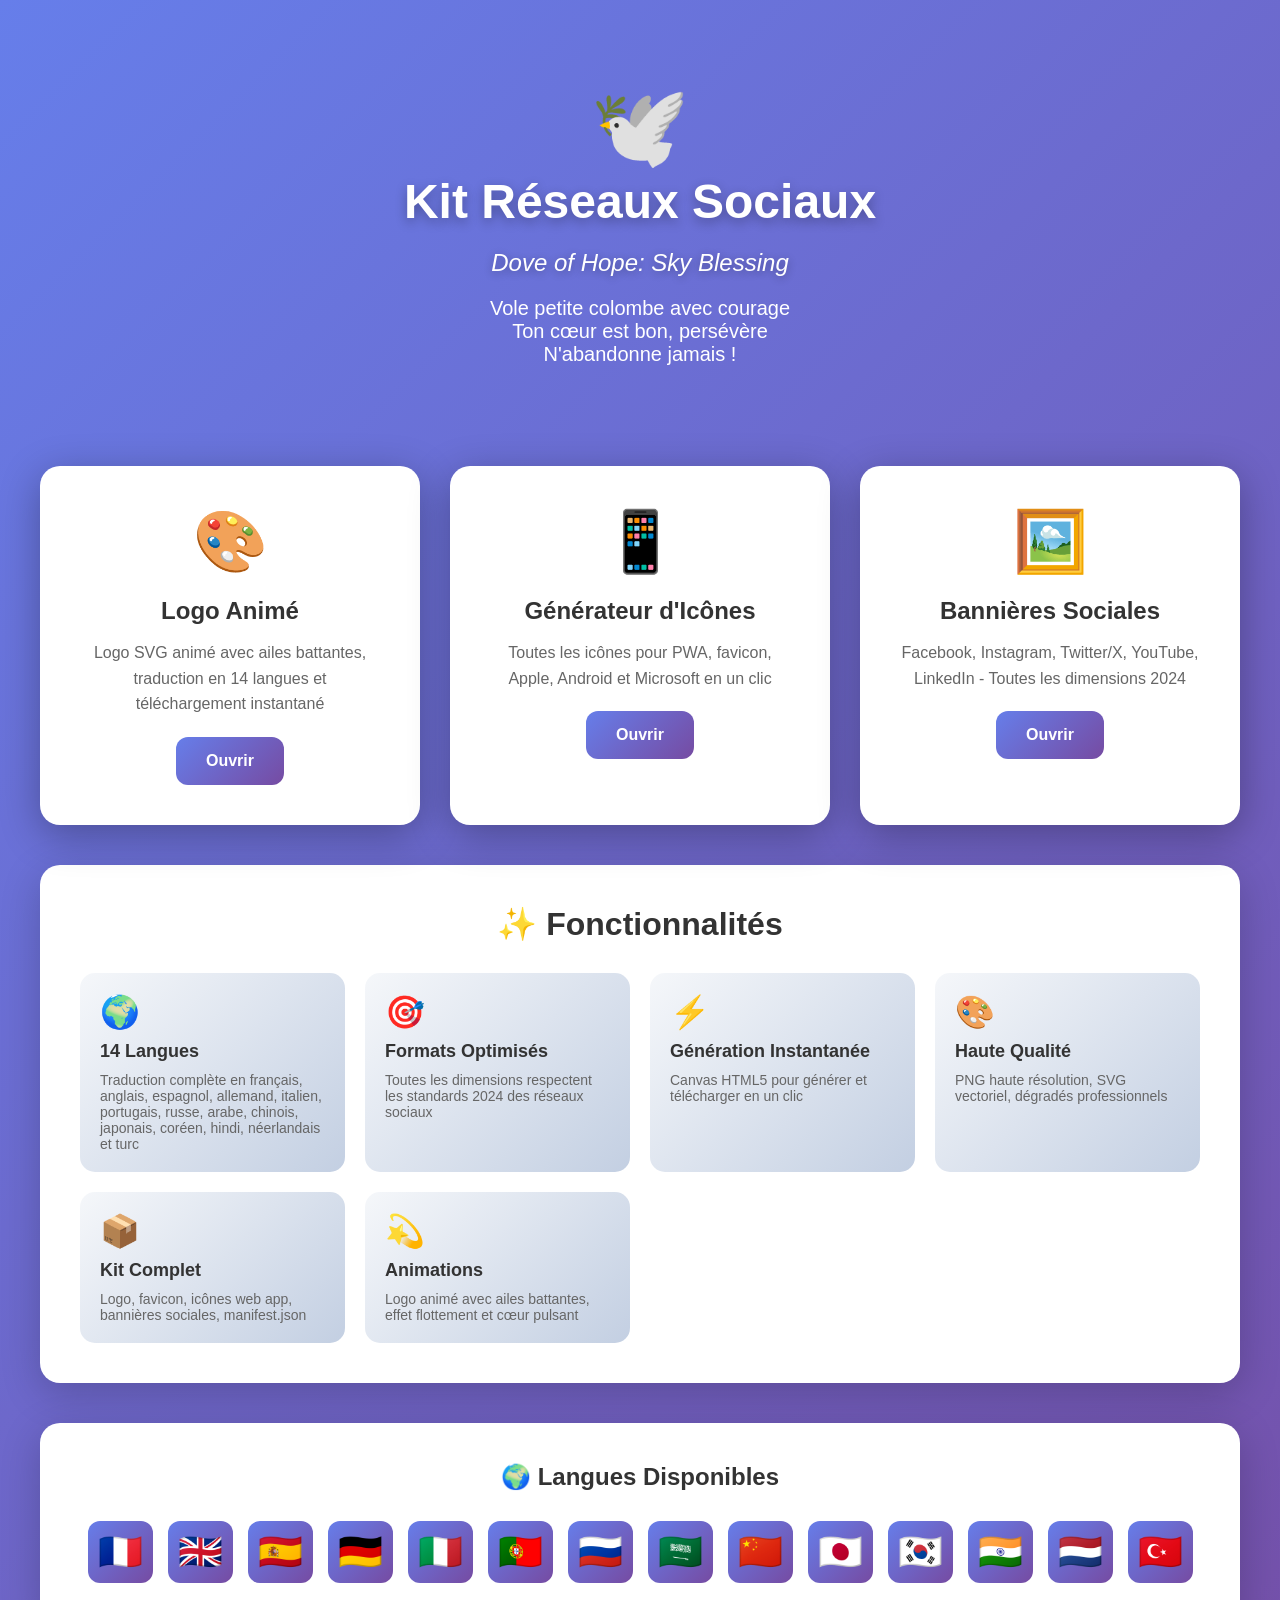
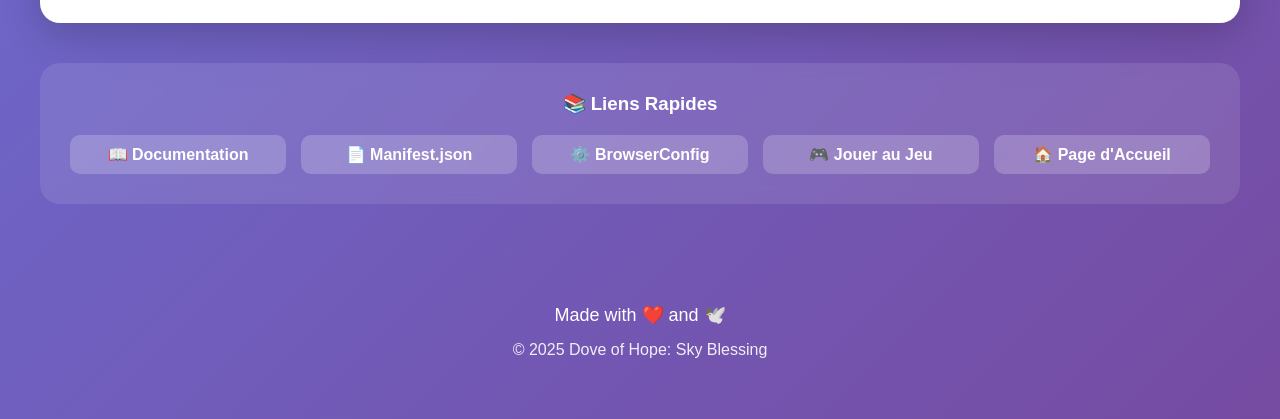
<file: social-media-kit/index.html>
<!DOCTYPE html>
<html lang="fr">
<head>
    <meta charset="UTF-8">
    <meta name="viewport" content="width=device-width, initial-scale=1.0">
    <title>Kit Réseaux Sociaux - Dove of Hope</title>
    <link rel="icon" href="data:image/svg+xml,<svg xmlns='http://www.w3.org/2000/svg' viewBox='0 0 100 100'><text y='.9em' font-size='90'>🕊️</text></svg>">
    <style>
        * {
            margin: 0;
            padding: 0;
            box-sizing: border-box;
        }

        body {
            font-family: 'Segoe UI', Tahoma, Geneva, Verdana, sans-serif;
            background: linear-gradient(135deg, #667eea 0%, #764ba2 100%);
            min-height: 100vh;
            padding: 20px;
        }

        .hero {
            text-align: center;
            color: white;
            padding: 60px 20px;
            animation: fadeIn 1s ease-out;
        }

        @keyframes fadeIn {
            from { opacity: 0; transform: translateY(-20px); }
            to { opacity: 1; transform: translateY(0); }
        }

        .hero h1 {
            font-size: 48px;
            margin-bottom: 20px;
            text-shadow: 0 4px 12px rgba(0, 0, 0, 0.3);
        }

        .hero .dove-icon {
            font-size: 80px;
            animation: float 3s ease-in-out infinite;
        }

        @keyframes float {
            0%, 100% { transform: translateY(0px); }
            50% { transform: translateY(-15px); }
        }

        .hero .tagline {
            font-size: 24px;
            font-style: italic;
            margin-top: 20px;
            text-shadow: 0 2px 8px rgba(0, 0, 0, 0.3);
        }

        .container {
            max-width: 1200px;
            margin: 0 auto;
        }

        .card-grid {
            display: grid;
            grid-template-columns: repeat(auto-fit, minmax(300px, 1fr));
            gap: 30px;
            margin-top: 40px;
        }

        .card {
            background: white;
            border-radius: 20px;
            padding: 40px;
            text-align: center;
            box-shadow: 0 10px 40px rgba(0, 0, 0, 0.3);
            transition: transform 0.3s, box-shadow 0.3s;
            cursor: pointer;
        }

        .card:hover {
            transform: translateY(-10px);
            box-shadow: 0 20px 60px rgba(0, 0, 0, 0.4);
        }

        .card-icon {
            font-size: 60px;
            margin-bottom: 20px;
        }

        .card h2 {
            color: #333;
            margin-bottom: 15px;
            font-size: 24px;
        }

        .card p {
            color: #666;
            line-height: 1.6;
            margin-bottom: 20px;
        }

        .card-btn {
            background: linear-gradient(135deg, #667eea 0%, #764ba2 100%);
            color: white;
            border: none;
            padding: 15px 30px;
            border-radius: 12px;
            font-size: 16px;
            font-weight: bold;
            cursor: pointer;
            transition: transform 0.2s;
            text-decoration: none;
            display: inline-block;
        }

        .card-btn:hover {
            transform: scale(1.05);
        }

        .features {
            background: white;
            border-radius: 20px;
            padding: 40px;
            margin-top: 40px;
            box-shadow: 0 10px 40px rgba(0, 0, 0, 0.2);
        }

        .features h2 {
            color: #333;
            font-size: 32px;
            margin-bottom: 30px;
            text-align: center;
        }

        .feature-list {
            display: grid;
            grid-template-columns: repeat(auto-fit, minmax(250px, 1fr));
            gap: 20px;
        }

        .feature-item {
            padding: 20px;
            background: linear-gradient(135deg, #f5f7fa 0%, #c3cfe2 100%);
            border-radius: 15px;
            transition: transform 0.2s;
        }

        .feature-item:hover {
            transform: scale(1.05);
        }

        .feature-item .emoji {
            font-size: 32px;
            margin-bottom: 10px;
        }

        .feature-item h3 {
            color: #333;
            font-size: 18px;
            margin-bottom: 10px;
        }

        .feature-item p {
            color: #666;
            font-size: 14px;
        }

        .languages {
            background: white;
            border-radius: 20px;
            padding: 40px;
            margin-top: 40px;
            box-shadow: 0 10px 40px rgba(0, 0, 0, 0.2);
        }

        .languages h2 {
            color: #333;
            text-align: center;
            margin-bottom: 30px;
        }

        .language-flags {
            display: flex;
            flex-wrap: wrap;
            justify-content: center;
            gap: 15px;
        }

        .flag-item {
            font-size: 36px;
            padding: 10px;
            background: linear-gradient(135deg, #667eea 0%, #764ba2 100%);
            border-radius: 12px;
            transition: transform 0.2s;
            cursor: pointer;
        }

        .flag-item:hover {
            transform: scale(1.2);
        }

        .footer {
            text-align: center;
            color: white;
            margin-top: 60px;
            padding: 40px 20px;
            font-size: 18px;
        }

        .footer .heart {
            color: #FF6B9D;
            animation: heartbeat 1.5s ease-in-out infinite;
        }

        @keyframes heartbeat {
            0%, 100% { transform: scale(1); }
            50% { transform: scale(1.1); }
        }

        .quick-links {
            background: rgba(255, 255, 255, 0.1);
            backdrop-filter: blur(10px);
            border-radius: 20px;
            padding: 30px;
            margin-top: 40px;
            color: white;
        }

        .quick-links h3 {
            margin-bottom: 20px;
            text-align: center;
        }

        .quick-links ul {
            list-style: none;
            display: grid;
            grid-template-columns: repeat(auto-fit, minmax(200px, 1fr));
            gap: 15px;
        }

        .quick-links li {
            padding: 10px;
            background: rgba(255, 255, 255, 0.2);
            border-radius: 10px;
            text-align: center;
            transition: background 0.2s;
        }

        .quick-links li:hover {
            background: rgba(255, 255, 255, 0.3);
        }

        .quick-links a {
            color: white;
            text-decoration: none;
            font-weight: bold;
        }
    </style>
</head>
<body>
    <div class="container">
        <div class="hero">
            <div class="dove-icon">🕊️</div>
            <h1>Kit Réseaux Sociaux</h1>
            <p class="tagline">Dove of Hope: Sky Blessing</p>
            <p style="margin-top: 20px; font-size: 20px;">
                Vole petite colombe avec courage<br>
                Ton cœur est bon, persévère<br>
                N'abandonne jamais !
            </p>
        </div>

        <div class="card-grid">
            <div class="card" onclick="window.open('logo-animated.html', '_blank')">
                <div class="card-icon">🎨</div>
                <h2>Logo Animé</h2>
                <p>Logo SVG animé avec ailes battantes, traduction en 14 langues et téléchargement instantané</p>
                <a href="logo-animated.html" class="card-btn">Ouvrir</a>
            </div>

            <div class="card" onclick="window.open('icon-generator.html', '_blank')">
                <div class="card-icon">📱</div>
                <h2>Générateur d'Icônes</h2>
                <p>Toutes les icônes pour PWA, favicon, Apple, Android et Microsoft en un clic</p>
                <a href="icon-generator.html" class="card-btn">Ouvrir</a>
            </div>

            <div class="card" onclick="window.open('social-banners-generator.html', '_blank')">
                <div class="card-icon">🖼️</div>
                <h2>Bannières Sociales</h2>
                <p>Facebook, Instagram, Twitter/X, YouTube, LinkedIn - Toutes les dimensions 2024</p>
                <a href="social-banners-generator.html" class="card-btn">Ouvrir</a>
            </div>
        </div>

        <div class="features">
            <h2>✨ Fonctionnalités</h2>
            <div class="feature-list">
                <div class="feature-item">
                    <div class="emoji">🌍</div>
                    <h3>14 Langues</h3>
                    <p>Traduction complète en français, anglais, espagnol, allemand, italien, portugais, russe, arabe, chinois, japonais, coréen, hindi, néerlandais et turc</p>
                </div>

                <div class="feature-item">
                    <div class="emoji">🎯</div>
                    <h3>Formats Optimisés</h3>
                    <p>Toutes les dimensions respectent les standards 2024 des réseaux sociaux</p>
                </div>

                <div class="feature-item">
                    <div class="emoji">⚡</div>
                    <h3>Génération Instantanée</h3>
                    <p>Canvas HTML5 pour générer et télécharger en un clic</p>
                </div>

                <div class="feature-item">
                    <div class="emoji">🎨</div>
                    <h3>Haute Qualité</h3>
                    <p>PNG haute résolution, SVG vectoriel, dégradés professionnels</p>
                </div>

                <div class="feature-item">
                    <div class="emoji">📦</div>
                    <h3>Kit Complet</h3>
                    <p>Logo, favicon, icônes web app, bannières sociales, manifest.json</p>
                </div>

                <div class="feature-item">
                    <div class="emoji">💫</div>
                    <h3>Animations</h3>
                    <p>Logo animé avec ailes battantes, effet flottement et cœur pulsant</p>
                </div>
            </div>
        </div>

        <div class="languages">
            <h2>🌍 Langues Disponibles</h2>
            <div class="language-flags">
                <div class="flag-item" title="Français">🇫🇷</div>
                <div class="flag-item" title="English">🇬🇧</div>
                <div class="flag-item" title="Español">🇪🇸</div>
                <div class="flag-item" title="Deutsch">🇩🇪</div>
                <div class="flag-item" title="Italiano">🇮🇹</div>
                <div class="flag-item" title="Português">🇵🇹</div>
                <div class="flag-item" title="Русский">🇷🇺</div>
                <div class="flag-item" title="العربية">🇸🇦</div>
                <div class="flag-item" title="中文">🇨🇳</div>
                <div class="flag-item" title="日本語">🇯🇵</div>
                <div class="flag-item" title="한국어">🇰🇷</div>
                <div class="flag-item" title="हिन्दी">🇮🇳</div>
                <div class="flag-item" title="Nederlands">🇳🇱</div>
                <div class="flag-item" title="Türkçe">🇹🇷</div>
            </div>
        </div>

        <div class="quick-links">
            <h3>📚 Liens Rapides</h3>
            <ul>
                <li><a href="README.md" target="_blank">📖 Documentation</a></li>
                <li><a href="manifest.json" target="_blank">📄 Manifest.json</a></li>
                <li><a href="browserconfig.xml" target="_blank">⚙️ BrowserConfig</a></li>
                <li><a href="../dove-of-hope-sky-blessing.html" target="_blank">🎮 Jouer au Jeu</a></li>
                <li><a href="../index.html" target="_blank">🏠 Page d'Accueil</a></li>
            </ul>
        </div>

        <div class="footer">
            <p>Made with <span class="heart">❤️</span> and 🕊️</p>
            <p style="margin-top: 15px; font-size: 16px; opacity: 0.9;">
                © 2025 Dove of Hope: Sky Blessing
            </p>
        </div>
    </div>

    <script>
        // Easter egg: clicking on dove makes it fly
        document.querySelector('.dove-icon').addEventListener('click', function() {
            this.style.transition = 'all 2s ease-out';
            this.style.transform = 'translateY(-100vh) rotate(360deg)';
            setTimeout(() => {
                this.style.transition = 'none';
                this.style.transform = 'translateY(0) rotate(0)';
                setTimeout(() => {
                    this.style.transition = 'all 1s ease-out';
                }, 50);
            }, 2000);
        });

        // Sparkle effect on cards
        document.querySelectorAll('.card').forEach(card => {
            card.addEventListener('mouseenter', function() {
                const sparkle = document.createElement('div');
                sparkle.textContent = '✨';
                sparkle.style.position = 'absolute';
                sparkle.style.fontSize = '24px';
                sparkle.style.animation = 'sparkleEffect 1s ease-out';
                sparkle.style.pointerEvents = 'none';
                this.style.position = 'relative';
                this.appendChild(sparkle);
                
                setTimeout(() => sparkle.remove(), 1000);
            });
        });

        const style = document.createElement('style');
        style.textContent = `
            @keyframes sparkleEffect {
                0% { opacity: 1; transform: translate(50%, 0) scale(0); }
                50% { opacity: 1; transform: translate(50%, -20px) scale(1.5); }
                100% { opacity: 0; transform: translate(50%, -40px) scale(0.5); }
            }
        `;
        document.head.appendChild(style);
    </script>
</body>
</html>
</file>
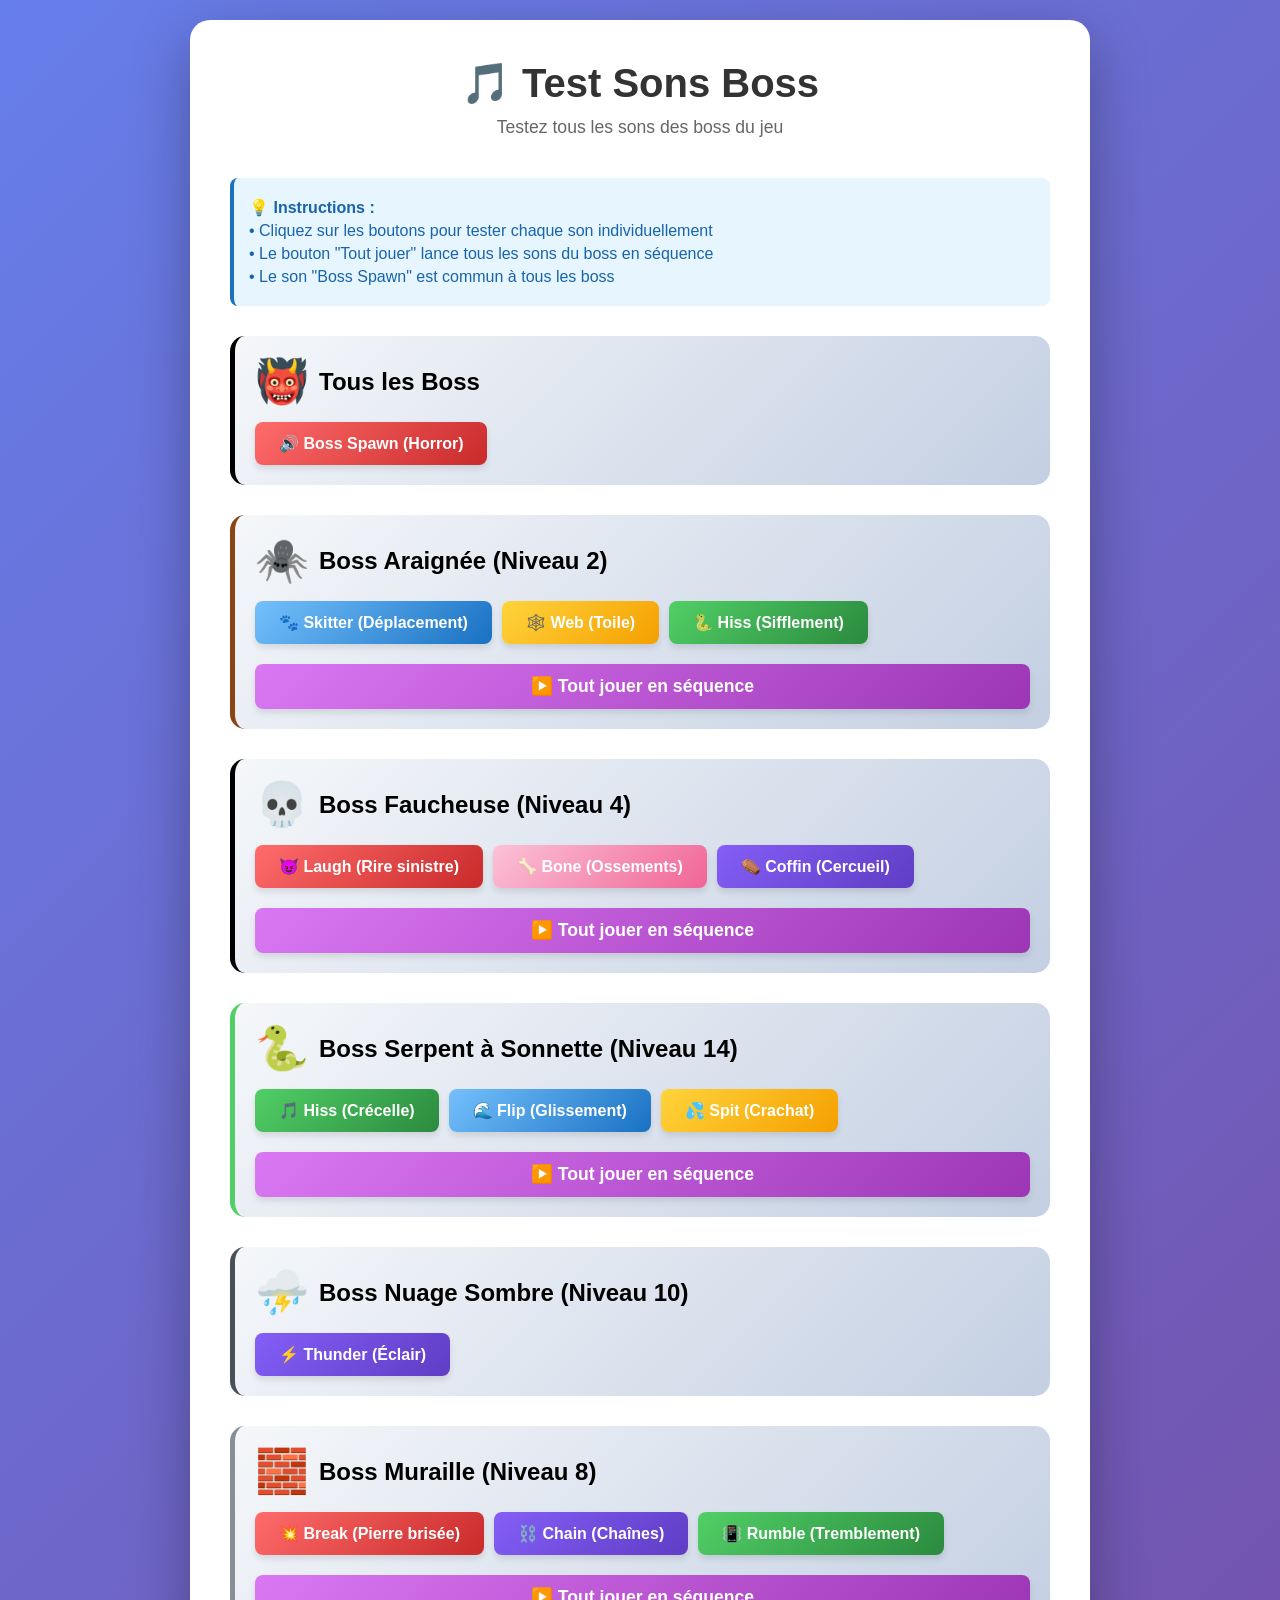
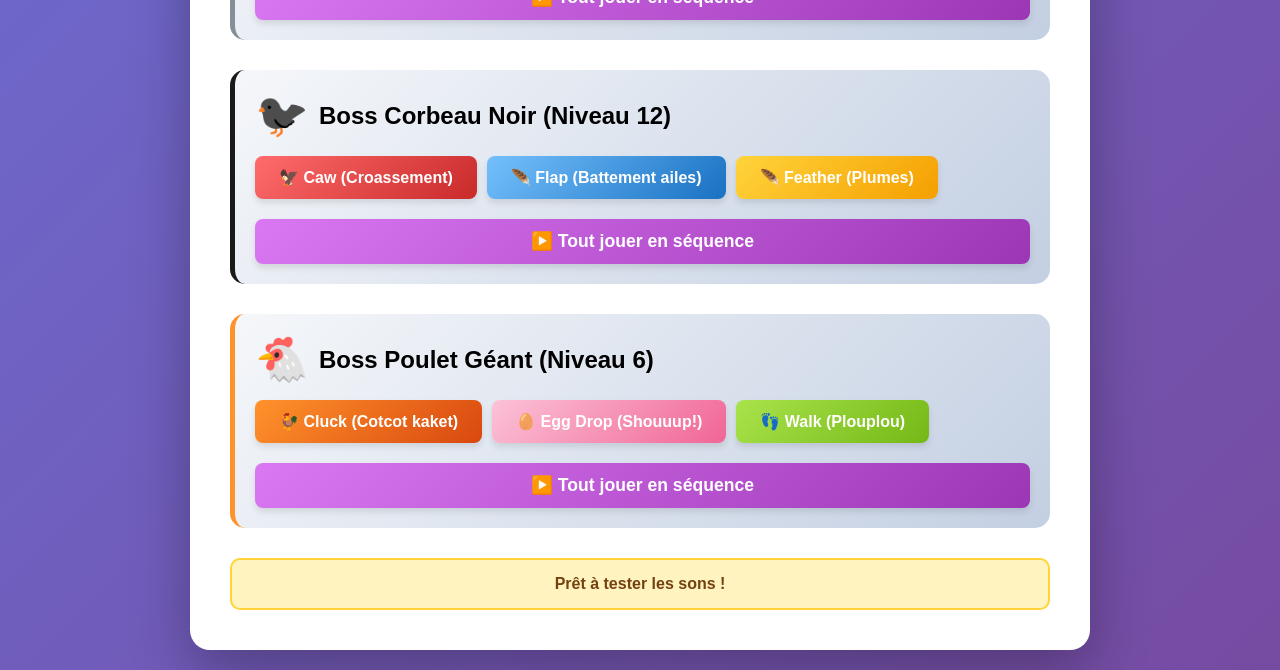
<file: test-sons-boss.html>
<!DOCTYPE html>
<html lang="fr">
<head>
  <meta charset="UTF-8">
  <meta name="viewport" content="width=device-width, initial-scale=1.0">
  <title>Test Sons Boss - Dove of Hope</title>
  <style>
    * {
      margin: 0;
      padding: 0;
      box-sizing: border-box;
    }
    
    body {
      font-family: 'Segoe UI', Tahoma, Geneva, Verdana, sans-serif;
      background: linear-gradient(135deg, #667eea 0%, #764ba2 100%);
      min-height: 100vh;
      display: flex;
      justify-content: center;
      align-items: center;
      padding: 20px;
    }
    
    .container {
      background: white;
      border-radius: 20px;
      padding: 40px;
      max-width: 900px;
      width: 100%;
      box-shadow: 0 20px 60px rgba(0,0,0,0.3);
    }
    
    h1 {
      text-align: center;
      color: #333;
      margin-bottom: 10px;
      font-size: 2.5em;
    }
    
    .subtitle {
      text-align: center;
      color: #666;
      margin-bottom: 40px;
      font-size: 1.1em;
    }
    
    .boss-section {
      margin-bottom: 30px;
      padding: 20px;
      background: linear-gradient(135deg, #f5f7fa 0%, #c3cfe2 100%);
      border-radius: 15px;
      border-left: 5px solid;
    }
    
    .boss-section h2 {
      margin-bottom: 15px;
      display: flex;
      align-items: center;
      gap: 10px;
      font-size: 1.5em;
    }
    
    .boss-icon {
      font-size: 1.8em;
    }
    
    .sound-buttons {
      display: flex;
      flex-wrap: wrap;
      gap: 10px;
      margin-top: 15px;
    }
    
    button {
      padding: 12px 24px;
      border: none;
      border-radius: 8px;
      font-size: 1em;
      font-weight: bold;
      cursor: pointer;
      transition: all 0.3s ease;
      box-shadow: 0 4px 6px rgba(0,0,0,0.1);
      position: relative;
      overflow: hidden;
    }
    
    button:hover {
      transform: translateY(-2px);
      box-shadow: 0 6px 12px rgba(0,0,0,0.2);
    }
    
    button:active {
      transform: translateY(0);
      box-shadow: 0 2px 4px rgba(0,0,0,0.1);
    }
    
    button::after {
      content: '';
      position: absolute;
      top: 50%;
      left: 50%;
      width: 0;
      height: 0;
      border-radius: 50%;
      background: rgba(255,255,255,0.5);
      transform: translate(-50%, -50%);
      transition: width 0.6s, height 0.6s;
    }
    
    button:active::after {
      width: 300px;
      height: 300px;
    }
    
    .btn-spawn {
      background: linear-gradient(135deg, #ff6b6b 0%, #c92a2a 100%);
      color: white;
    }
    
    .btn-hiss {
      background: linear-gradient(135deg, #51cf66 0%, #2b8a3e 100%);
      color: white;
    }
    
    .btn-flip {
      background: linear-gradient(135deg, #74c0fc 0%, #1971c2 100%);
      color: white;
    }
    
    .btn-spit {
      background: linear-gradient(135deg, #ffd43b 0%, #f59f00 100%);
      color: white;
    }
    
    .btn-thunder {
      background: linear-gradient(135deg, #845ef7 0%, #5f3dc4 100%);
      color: white;
    }
    
    .btn-cluck {
      background: linear-gradient(135deg, #ff922b 0%, #d9480f 100%);
      color: white;
    }
    
    .btn-egg {
      background: linear-gradient(135deg, #fcc2d7 0%, #f06595 100%);
      color: white;
    }
    
    .btn-walk {
      background: linear-gradient(135deg, #a9e34b 0%, #74b816 100%);
      color: white;
    }
    
    .btn-all {
      background: linear-gradient(135deg, #da77f2 0%, #9c36b5 100%);
      color: white;
      width: 100%;
      margin-top: 10px;
      font-size: 1.1em;
    }
    
    #status {
      text-align: center;
      margin-top: 20px;
      padding: 15px;
      background: #fff3bf;
      border-radius: 10px;
      border: 2px solid #ffd43b;
      font-weight: bold;
      color: #744210;
    }
    
    .playing {
      animation: pulse 0.5s ease-in-out;
    }
    
    @keyframes pulse {
      0%, 100% { transform: scale(1); }
      50% { transform: scale(1.05); }
    }
    
    /* Couleurs spécifiques par boss */
    .boss-spider { border-color: #8b4513; }
    .boss-reaper { border-color: #000000; }
    .boss-chicken { border-color: #ff922b; }
    .boss-wall { border-color: #868e96; }
    .boss-cloud { border-color: #495057; }
    .boss-raven { border-color: #1a1a1a; }
    .boss-snake { border-color: #51cf66; }
    
    .info-box {
      background: #e7f5ff;
      border-left: 4px solid #1971c2;
      padding: 15px;
      margin-bottom: 30px;
      border-radius: 8px;
    }
    
    .info-box p {
      margin: 5px 0;
      color: #1864ab;
    }
  </style>
</head>
<body>
  <div class="container">
    <h1>🎵 Test Sons Boss</h1>
    <p class="subtitle">Testez tous les sons des boss du jeu</p>
    
    <div class="info-box">
      <p><strong>💡 Instructions :</strong></p>
      <p>• Cliquez sur les boutons pour tester chaque son individuellement</p>
      <p>• Le bouton "Tout jouer" lance tous les sons du boss en séquence</p>
      <p>• Le son "Boss Spawn" est commun à tous les boss</p>
    </div>
    
    <!-- Boss commun -->
    <div class="boss-section">
      <h2><span class="boss-icon">👹</span> Tous les Boss</h2>
      <div class="sound-buttons">
        <button class="btn-spawn" onclick="testSound('boss_spawn')">
          🔊 Boss Spawn (Horror)
        </button>
      </div>
    </div>
    
    <!-- Boss Araignée -->
    <div class="boss-section boss-spider">
      <h2><span class="boss-icon">🕷️</span> Boss Araignée (Niveau 2)</h2>
      <div class="sound-buttons">
        <button class="btn-flip" onclick="testSound('spider_skitter')">
          🐾 Skitter (Déplacement)
        </button>
        <button class="btn-spit" onclick="testSound('spider_web')">
          🕸️ Web (Toile)
        </button>
        <button class="btn-hiss" onclick="testSound('spider_hiss')">
          🐍 Hiss (Sifflement)
        </button>
        <button class="btn-all" onclick="playAllSpider()">
          ▶️ Tout jouer en séquence
        </button>
      </div>
    </div>
    
    <!-- Boss Grim Reaper -->
    <div class="boss-section boss-reaper">
      <h2><span class="boss-icon">💀</span> Boss Faucheuse (Niveau 4)</h2>
      <div class="sound-buttons">
        <button class="btn-spawn" onclick="testSound('reaper_laugh')">
          😈 Laugh (Rire sinistre)
        </button>
        <button class="btn-egg" onclick="testSound('reaper_bone')">
          🦴 Bone (Ossements)
        </button>
        <button class="btn-thunder" onclick="testSound('reaper_coffin')">
          ⚰️ Coffin (Cercueil)
        </button>
        <button class="btn-all" onclick="playAllReaper()">
          ▶️ Tout jouer en séquence
        </button>
      </div>
    </div>
    
    <!-- Boss Serpent -->
    <div class="boss-section boss-snake">
      <h2><span class="boss-icon">🐍</span> Boss Serpent à Sonnette (Niveau 14)</h2>
      <div class="sound-buttons">
        <button class="btn-hiss" onclick="testSound('snake_hiss')">
          🎵 Hiss (Crécelle)
        </button>
        <button class="btn-flip" onclick="testSound('snake_flip')">
          🌊 Flip (Glissement)
        </button>
        <button class="btn-spit" onclick="testSound('snake_spit')">
          💦 Spit (Crachat)
        </button>
        <button class="btn-all" onclick="playAllSnake()">
          ▶️ Tout jouer en séquence
        </button>
      </div>
    </div>
    
    <!-- Boss Nuage Sombre -->
    <div class="boss-section boss-cloud">
      <h2><span class="boss-icon">⛈️</span> Boss Nuage Sombre (Niveau 10)</h2>
      <div class="sound-buttons">
        <button class="btn-thunder" onclick="testSound('thunder')">
          ⚡ Thunder (Éclair)
        </button>
      </div>
    </div>
    
    <!-- Boss Mur -->
    <div class="boss-section boss-wall">
      <h2><span class="boss-icon">🧱</span> Boss Muraille (Niveau 8)</h2>
      <div class="sound-buttons">
        <button class="btn-spawn" onclick="testSound('wall_break')">
          💥 Break (Pierre brisée)
        </button>
        <button class="btn-thunder" onclick="testSound('wall_chain')">
          ⛓️ Chain (Chaînes)
        </button>
        <button class="btn-hiss" onclick="testSound('wall_rumble')">
          📳 Rumble (Tremblement)
        </button>
        <button class="btn-all" onclick="playAllWall()">
          ▶️ Tout jouer en séquence
        </button>
      </div>
    </div>
    
    <!-- Boss Corbeau Noir -->
    <div class="boss-section boss-raven">
      <h2><span class="boss-icon">🐦‍⬛</span> Boss Corbeau Noir (Niveau 12)</h2>
      <div class="sound-buttons">
        <button class="btn-spawn" onclick="testSound('raven_caw')">
          🦅 Caw (Croassement)
        </button>
        <button class="btn-flip" onclick="testSound('raven_flap')">
          🪶 Flap (Battement ailes)
        </button>
        <button class="btn-spit" onclick="testSound('raven_feather')">
          🪶 Feather (Plumes)
        </button>
        <button class="btn-all" onclick="playAllRaven()">
          ▶️ Tout jouer en séquence
        </button>
      </div>
    </div>
    
    <!-- Boss Poulet -->
    <div class="boss-section boss-chicken">
      <h2><span class="boss-icon">🐔</span> Boss Poulet Géant (Niveau 6)</h2>
      <div class="sound-buttons">
        <button class="btn-cluck" onclick="testSound('chicken_cluck')">
          🐓 Cluck (Cotcot kaket)
        </button>
        <button class="btn-egg" onclick="testSound('egg_drop')">
          🥚 Egg Drop (Shouuup!)
        </button>
        <button class="btn-walk" onclick="testSound('chicken_walk')">
          👣 Walk (Plouplou)
        </button>
        <button class="btn-all" onclick="playAllChicken()">
          ▶️ Tout jouer en séquence
        </button>
      </div>
    </div>
    
    <div id="status">Prêt à tester les sons !</div>
  </div>

  <script>
    // Copie du système audio du jeu principal
    let audioContext;
    let audioInitialized = false;

    function initAudioContext() {
      if (!audioInitialized) {
        audioContext = new (window.AudioContext || window.webkitAudioContext)();
        audioInitialized = true;
        console.log('✅ AudioContext initialisé');
      }
    }

    function updateStatus(message) {
      const status = document.getElementById('status');
      status.textContent = message;
      status.classList.add('playing');
      setTimeout(() => status.classList.remove('playing'), 500);
    }

    function testSound(soundName) {
      initAudioContext();
      playSound(soundName);
      
      const soundNames = {
        'boss_spawn': 'Boss Spawn (Horror)',
        'spider_skitter': 'Araignée - Skitter (Déplacement)',
        'spider_web': 'Araignée - Web (Toile)',
        'spider_hiss': 'Araignée - Hiss (Sifflement)',
        'reaper_laugh': 'Faucheuse - Laugh (Rire)',
        'reaper_bone': 'Faucheuse - Bone (Ossements)',
        'reaper_coffin': 'Faucheuse - Coffin (Cercueil)',
        'snake_hiss': 'Serpent - Hiss (Crécelle)',
        'snake_flip': 'Serpent - Flip (Glissement)',
        'snake_spit': 'Serpent - Spit (Crachat)',
        'thunder': 'Nuage Sombre - Thunder',
        'wall_break': 'Muraille - Break (Pierre)',
        'wall_chain': 'Muraille - Chain (Chaînes)',
        'wall_rumble': 'Muraille - Rumble (Tremblement)',
        'raven_caw': 'Corbeau - Caw (Croassement)',
        'raven_flap': 'Corbeau - Flap (Battement)',
        'raven_feather': 'Corbeau - Feather (Plumes)',
        'chicken_cluck': 'Poulet - Cluck',
        'egg_drop': 'Poulet - Egg Drop',
        'chicken_walk': 'Poulet - Walk'
      };
      
      updateStatus('▶️ Lecture : ' + soundNames[soundName]);
    }

    function playAllSnake() {
      initAudioContext();
      updateStatus('🐍 Séquence complète du Serpent...');
      
      testSound('boss_spawn');
      setTimeout(() => testSound('snake_hiss'), 2500);
      setTimeout(() => testSound('snake_flip'), 3500);
      setTimeout(() => testSound('snake_spit'), 4000);
      setTimeout(() => testSound('snake_hiss'), 4500);
      setTimeout(() => testSound('snake_flip'), 5500);
      setTimeout(() => updateStatus('✅ Séquence Serpent terminée !'), 6000);
    }

    function playAllSpider() {
      initAudioContext();
      updateStatus('🕷️ Séquence complète de l\'Araignée...');
      
      testSound('boss_spawn');
      setTimeout(() => testSound('spider_skitter'), 2500);
      setTimeout(() => testSound('spider_web'), 3000);
      setTimeout(() => testSound('spider_hiss'), 3500);
      setTimeout(() => testSound('spider_skitter'), 4000);
      setTimeout(() => testSound('spider_web'), 4500);
      setTimeout(() => updateStatus('✅ Séquence Araignée terminée !'), 5500);
    }

    function playAllReaper() {
      initAudioContext();
      updateStatus('💀 Séquence complète de la Faucheuse...');
      
      testSound('boss_spawn');
      setTimeout(() => testSound('reaper_laugh'), 2500);
      setTimeout(() => testSound('reaper_bone'), 3500);
      setTimeout(() => testSound('reaper_laugh'), 4000);
      setTimeout(() => testSound('reaper_coffin'), 4800);
      setTimeout(() => testSound('reaper_bone'), 5500);
      setTimeout(() => updateStatus('✅ Séquence Faucheuse terminée !'), 6500);
    }

    function playAllChicken() {
      initAudioContext();
      updateStatus('🐔 Séquence complète du Poulet...');
      
      testSound('boss_spawn');
      setTimeout(() => testSound('chicken_walk'), 2500);
      setTimeout(() => testSound('chicken_cluck'), 3000);
      setTimeout(() => testSound('egg_drop'), 3500);
      setTimeout(() => testSound('chicken_walk'), 4500);
      setTimeout(() => updateStatus('✅ Séquence Poulet terminée !'), 5000);
    }

    function playAllWall() {
      initAudioContext();
      updateStatus('🧱 Séquence complète de la Muraille...');
      
      testSound('boss_spawn');
      setTimeout(() => testSound('wall_chain'), 2500);
      setTimeout(() => testSound('wall_rumble'), 3500);
      setTimeout(() => testSound('wall_break'), 4000);
      setTimeout(() => testSound('wall_chain'), 5000);
      setTimeout(() => testSound('wall_break'), 5500);
      setTimeout(() => updateStatus('✅ Séquence Muraille terminée !'), 6500);
    }

    function playAllRaven() {
      initAudioContext();
      updateStatus('🐦‍⬛ Séquence complète du Corbeau...');
      
      testSound('boss_spawn');
      setTimeout(() => testSound('raven_flap'), 2500);
      setTimeout(() => testSound('raven_caw'), 3000);
      setTimeout(() => testSound('raven_feather'), 3500);
      setTimeout(() => testSound('raven_flap'), 4000);
      setTimeout(() => testSound('raven_caw'), 4500);
      setTimeout(() => testSound('raven_feather'), 5000);
      setTimeout(() => updateStatus('✅ Séquence Corbeau terminée !'), 6000);
    }

    // ============================================
    // FONCTION playSound - COPIE DU JEU PRINCIPAL
    // ============================================
    function playSound(type) {
      if (!audioContext) return;
      
      const now = audioContext.currentTime;

      switch(type) {
        case 'boss_spawn': // Son d'horreur pour apparition de boss
          {
            // Drone bass profond (40-30Hz)
            const bass = audioContext.createOscillator();
            const bassGain = audioContext.createGain();
            bass.type = 'sine';
            bass.frequency.setValueAtTime(40, now);
            bass.frequency.exponentialRampToValueAtTime(30, now + 2);
            bassGain.gain.setValueAtTime(0.3, now);
            bassGain.gain.exponentialRampToValueAtTime(0.01, now + 2);
            bass.connect(bassGain);
            bassGain.connect(audioContext.destination);
            bass.start(now);
            bass.stop(now + 2);

            // Cri strident descendant (1200Hz → 200Hz)
            const shriek = audioContext.createOscillator();
            const shriekGain = audioContext.createGain();
            shriek.type = 'sawtooth';
            shriek.frequency.setValueAtTime(1200, now + 0.2);
            shriek.frequency.exponentialRampToValueAtTime(200, now + 1.5);
            shriekGain.gain.setValueAtTime(0, now + 0.2);
            shriekGain.gain.linearRampToValueAtTime(0.2, now + 0.4);
            shriekGain.gain.exponentialRampToValueAtTime(0.01, now + 1.5);
            shriek.connect(shriekGain);
            shriekGain.connect(audioContext.destination);
            shriek.start(now + 0.2);
            shriek.stop(now + 1.5);

            // Bruit blanc d'ambiance
            const bufferSize = audioContext.sampleRate * 2;
            const buffer = audioContext.createBuffer(1, bufferSize, audioContext.sampleRate);
            const output = buffer.getChannelData(0);
            for (let i = 0; i < bufferSize; i++) {
              output[i] = Math.random() * 2 - 1;
            }
            const whiteNoise = audioContext.createBufferSource();
            whiteNoise.buffer = buffer;
            const noiseFilter = audioContext.createBiquadFilter();
            noiseFilter.type = 'lowpass';
            noiseFilter.frequency.value = 400;
            const noiseGain = audioContext.createGain();
            noiseGain.gain.setValueAtTime(0.1, now);
            noiseGain.gain.exponentialRampToValueAtTime(0.01, now + 2);
            whiteNoise.connect(noiseFilter);
            noiseFilter.connect(noiseGain);
            noiseGain.connect(audioContext.destination);
            whiteNoise.start(now);
          }
          break;

        case 'thunder': // Son de tonnerre pour les éclairs
          {
            // Crack initial du tonnerre
            const crack = audioContext.createOscillator();
            const crackGain = audioContext.createGain();
            crack.type = 'square';
            crack.frequency.setValueAtTime(2000, now);
            crack.frequency.exponentialRampToValueAtTime(100, now + 0.05);
            crackGain.gain.setValueAtTime(0.4, now);
            crackGain.gain.exponentialRampToValueAtTime(0.01, now + 0.05);
            crack.connect(crackGain);
            crackGain.connect(audioContext.destination);
            crack.start(now);
            crack.stop(now + 0.05);

            // Grondement profond qui suit
            const rumble = audioContext.createOscillator();
            const rumbleGain = audioContext.createGain();
            rumble.type = 'sine';
            rumble.frequency.setValueAtTime(60, now + 0.05);
            rumble.frequency.exponentialRampToValueAtTime(30, now + 1.2);
            rumbleGain.gain.setValueAtTime(0.3, now + 0.05);
            rumbleGain.gain.exponentialRampToValueAtTime(0.01, now + 1.2);
            rumble.connect(rumbleGain);
            rumbleGain.connect(audioContext.destination);
            rumble.start(now + 0.05);
            rumble.stop(now + 1.2);

            // Bruit filtré pour réalisme
            const bufferSize = audioContext.sampleRate * 1.2;
            const buffer = audioContext.createBuffer(1, bufferSize, audioContext.sampleRate);
            const output = buffer.getChannelData(0);
            for (let i = 0; i < bufferSize; i++) {
              output[i] = (Math.random() * 2 - 1) * 0.5;
            }
            const noise = audioContext.createBufferSource();
            noise.buffer = buffer;
            const filter = audioContext.createBiquadFilter();
            filter.type = 'lowpass';
            filter.frequency.value = 300;
            const gain = audioContext.createGain();
            gain.gain.setValueAtTime(0.2, now);
            gain.gain.exponentialRampToValueAtTime(0.01, now + 1.2);
            noise.connect(filter);
            filter.connect(gain);
            gain.connect(audioContext.destination);
            noise.start(now);
          }
          break;

        case 'chicken_cluck': // Cotcot kaket
          {
            // Trois petits clucks rapides
            for (let i = 0; i < 3; i++) {
              const osc = audioContext.createOscillator();
              const gain = audioContext.createGain();
              osc.type = 'square';
              const startTime = now + i * 0.08;
              osc.frequency.setValueAtTime(800 + i * 50, startTime);
              gain.gain.setValueAtTime(0.15, startTime);
              gain.gain.exponentialRampToValueAtTime(0.01, startTime + 0.06);
              osc.connect(gain);
              gain.connect(audioContext.destination);
              osc.start(startTime);
              osc.stop(startTime + 0.06);
            }
            // "kaket" final - son descendant
            const osc2 = audioContext.createOscillator();
            const gain2 = audioContext.createGain();
            osc2.type = 'sawtooth';
            osc2.frequency.setValueAtTime(900, now + 0.25);
            osc2.frequency.exponentialRampToValueAtTime(650, now + 0.45);
            gain2.gain.setValueAtTime(0.2, now + 0.25);
            gain2.gain.exponentialRampToValueAtTime(0.01, now + 0.45);
            osc2.connect(gain2);
            gain2.connect(audioContext.destination);
            osc2.start(now + 0.25);
            osc2.stop(now + 0.45);
          }
          break;

        case 'egg_drop': // Shouuup!
          {
            // Balayage de fréquence descendant
            const osc = audioContext.createOscillator();
            const gain = audioContext.createGain();
            osc.type = 'sine';
            osc.frequency.setValueAtTime(1200, now);
            osc.frequency.exponentialRampToValueAtTime(200, now + 0.4);
            gain.gain.setValueAtTime(0.2, now);
            gain.gain.exponentialRampToValueAtTime(0.01, now + 0.4);
            osc.connect(gain);
            gain.connect(audioContext.destination);
            osc.start(now);
            osc.stop(now + 0.4);

            // Bruit pour le "sh" du début
            const bufferSize = audioContext.sampleRate * 0.1;
            const buffer = audioContext.createBuffer(1, bufferSize, audioContext.sampleRate);
            const output = buffer.getChannelData(0);
            for (let i = 0; i < bufferSize; i++) {
              output[i] = Math.random() * 2 - 1;
            }
            const noise = audioContext.createBufferSource();
            noise.buffer = buffer;
            const filter = audioContext.createBiquadFilter();
            filter.type = 'highpass';
            filter.frequency.value = 2000;
            const noiseGain = audioContext.createGain();
            noiseGain.gain.setValueAtTime(0.15, now);
            noiseGain.gain.exponentialRampToValueAtTime(0.01, now + 0.1);
            noise.connect(filter);
            filter.connect(noiseGain);
            noiseGain.connect(audioContext.destination);
            noise.start(now);
          }
          break;

        case 'chicken_walk': // Plouplou
          {
            // Premier "plou"
            const osc1 = audioContext.createOscillator();
            const gain1 = audioContext.createGain();
            osc1.type = 'sine';
            osc1.frequency.setValueAtTime(400, now);
            osc1.frequency.linearRampToValueAtTime(550, now + 0.08);
            gain1.gain.setValueAtTime(0.12, now);
            gain1.gain.exponentialRampToValueAtTime(0.01, now + 0.08);
            osc1.connect(gain1);
            gain1.connect(audioContext.destination);
            osc1.start(now);
            osc1.stop(now + 0.08);

            // Deuxième "plou"
            const osc2 = audioContext.createOscillator();
            const gain2 = audioContext.createGain();
            osc2.type = 'sine';
            osc2.frequency.setValueAtTime(500, now + 0.1);
            osc2.frequency.linearRampToValueAtTime(650, now + 0.18);
            gain2.gain.setValueAtTime(0.12, now + 0.1);
            gain2.gain.exponentialRampToValueAtTime(0.01, now + 0.18);
            osc2.connect(gain2);
            gain2.connect(audioContext.destination);
            osc2.start(now + 0.1);
            osc2.stop(now + 0.18);
          }
          break;
      
        case 'reaper_laugh': // Rire sinistre de la Faucheuse
          {
            const duration = 0.8;
            const bufferSize = audioContext.sampleRate * duration;
            const buffer = audioContext.createBuffer(1, bufferSize, audioContext.sampleRate);
            const data = buffer.getChannelData(0);
            
            for (let i = 0; i < bufferSize; i++) {
              const t = i / audioContext.sampleRate;
              const laughFreq = 150 + Math.sin(t * 12 * Math.PI) * 50;
              const laugh = Math.sin(t * Math.PI * 2 * laughFreq);
              const spectral = Math.sin(t * Math.PI * 2 * laughFreq * 3) * 0.3;
              const darkness = (Math.random() * 2 - 1) * 0.2;
              const envelope = Math.sin(t / duration * Math.PI) * 0.9;
              data[i] = (laugh * 0.6 + spectral + darkness) * envelope;
            }
            
            const source = audioContext.createBufferSource();
            source.buffer = buffer;
            const filter = audioContext.createBiquadFilter();
            filter.type = 'lowpass';
            filter.frequency.value = 500;
            filter.Q.value = 2;
            const gain = audioContext.createGain();
            gain.gain.value = 0.28;
            source.connect(filter);
            filter.connect(gain);
            gain.connect(audioContext.destination);
            source.start(now);
          }
          break;
          
        case 'reaper_bone': // Ossements qui tombent
          {
            const duration = 0.4;
            const bufferSize = audioContext.sampleRate * duration;
            const buffer = audioContext.createBuffer(1, bufferSize, audioContext.sampleRate);
            const data = buffer.getChannelData(0);
            
            for (let i = 0; i < bufferSize; i++) {
              const t = i / audioContext.sampleRate;
              const click1 = Math.sin(t * Math.PI * 2 * 800) * Math.exp(-t * 15);
              const click2 = Math.sin(t * Math.PI * 2 * 1200) * Math.exp(-t * 12) * 0.5;
              const rattle = (Math.random() > 0.7 ? Math.random() * 0.4 : 0);
              data[i] = (click1 + click2 + rattle) * 0.8;
            }
            
            const source = audioContext.createBufferSource();
            source.buffer = buffer;
            const filter = audioContext.createBiquadFilter();
            filter.type = 'highpass';
            filter.frequency.value = 400;
            const gain = audioContext.createGain();
            gain.gain.value = 0.22;
            source.connect(filter);
            filter.connect(gain);
            gain.connect(audioContext.destination);
            source.start(now);
          }
          break;
          
        case 'reaper_coffin': // Cercueil lourd
          {
            const duration = 0.6;
            const bufferSize = audioContext.sampleRate * duration;
            const buffer = audioContext.createBuffer(1, bufferSize, audioContext.sampleRate);
            const data = buffer.getChannelData(0);
            
            for (let i = 0; i < bufferSize; i++) {
              const t = i / audioContext.sampleRate;
              const thud = Math.sin(t * Math.PI * 2 * (80 - t * 30));
              const creak = Math.sin(t * Math.PI * 2 * 200) * Math.exp(-t * 5) * 0.4;
              const rumble = Math.sin(t * Math.PI * 2 * 40) * 0.3;
              const envelope = Math.exp(-t * 3);
              data[i] = (thud * 0.7 + creak + rumble) * envelope;
            }
            
            const source = audioContext.createBufferSource();
            source.buffer = buffer;
            const filter = audioContext.createBiquadFilter();
            filter.type = 'lowpass';
            filter.frequency.value = 350;
            const gain = audioContext.createGain();
            gain.gain.value = 0.3;
            source.connect(filter);
            filter.connect(gain);
            gain.connect(audioContext.destination);
            source.start(now);
          }
          break;

        case 'spider_skitter': // Déplacement rapide de l'araignée
          {
            const duration = 0.2;
            const bufferSize = audioContext.sampleRate * duration;
            const buffer = audioContext.createBuffer(1, bufferSize, audioContext.sampleRate);
            const data = buffer.getChannelData(0);
            
            for (let i = 0; i < bufferSize; i++) {
              const t = i / audioContext.sampleRate;
              const clicks = (Math.random() > 0.5 ? Math.random() * 0.6 : 0);
              const scratch = Math.sin(t * Math.PI * 2 * (800 + Math.random() * 400)) * 0.3;
              const envelope = Math.exp(-t * 12);
              data[i] = (clicks + scratch) * envelope;
            }
            
            const source = audioContext.createBufferSource();
            source.buffer = buffer;
            const filter = audioContext.createBiquadFilter();
            filter.type = 'highpass';
            filter.frequency.value = 600;
            const gain = audioContext.createGain();
            gain.gain.value = 0.15;
            source.connect(filter);
            filter.connect(gain);
            gain.connect(audioContext.destination);
            source.start(now);
          }
          break;
          
        case 'spider_web': // Lancer de toile
          {
            const duration = 0.35;
            const bufferSize = audioContext.sampleRate * duration;
            const buffer = audioContext.createBuffer(1, bufferSize, audioContext.sampleRate);
            const data = buffer.getChannelData(0);
            
            for (let i = 0; i < bufferSize; i++) {
              const t = i / audioContext.sampleRate;
              const whistle = Math.sin(t * Math.PI * 2 * (1500 - t * 800));
              const sticky = (Math.random() * 2 - 1) * 0.3;
              const envelope = Math.exp(-t * 6);
              data[i] = (whistle * 0.5 + sticky) * envelope;
            }
            
            const source = audioContext.createBufferSource();
            source.buffer = buffer;
            const filter = audioContext.createBiquadFilter();
            filter.type = 'bandpass';
            filter.frequency.value = 1000;
            filter.Q.value = 1.5;
            const gain = audioContext.createGain();
            gain.gain.value = 0.2;
            source.connect(filter);
            filter.connect(gain);
            gain.connect(audioContext.destination);
            source.start(now);
          }
          break;
          
        case 'spider_hiss': // Sifflement agressif de l'araignée
          {
            const duration = 0.4;
            const bufferSize = audioContext.sampleRate * duration;
            const buffer = audioContext.createBuffer(1, bufferSize, audioContext.sampleRate);
            const data = buffer.getChannelData(0);
            
            for (let i = 0; i < bufferSize; i++) {
              const t = i / audioContext.sampleRate;
              const hiss = (Math.random() * 2 - 1);
              const modulation = Math.sin(t * 150 * Math.PI) * 0.3;
              const envelope = 1 - Math.pow(t / duration, 2);
              data[i] = (hiss * 0.7 + modulation) * envelope;
            }
            
            const source = audioContext.createBufferSource();
            source.buffer = buffer;
            const filter = audioContext.createBiquadFilter();
            filter.type = 'highpass';
            filter.frequency.value = 3000;
            const gain = audioContext.createGain();
            gain.gain.value = 0.25;
            source.connect(filter);
            filter.connect(gain);
            gain.connect(audioContext.destination);
            source.start(now);
          }
          break;

        case 'raven_caw': // Croassement sinistre du corbeau
          {
            const duration = 0.5;
            const bufferSize = audioContext.sampleRate * duration;
            const buffer = audioContext.createBuffer(1, bufferSize, audioContext.sampleRate);
            const data = buffer.getChannelData(0);
            
            for (let i = 0; i < bufferSize; i++) {
              const t = i / audioContext.sampleRate;
              const freq = 400 + Math.sin(t * 30) * 150;
              const caw = Math.sin(t * Math.PI * 2 * freq);
              const noise = (Math.random() * 2 - 1) * 0.4;
              const dark = Math.sin(t * Math.PI * 2 * freq * 0.5) * 0.3;
              const envelope = Math.exp(-t * 5) * (1 + Math.sin(t * 20) * 0.2);
              data[i] = (caw * 0.5 + noise + dark) * envelope;
            }
            
            const source = audioContext.createBufferSource();
            source.buffer = buffer;
            const filter = audioContext.createBiquadFilter();
            filter.type = 'bandpass';
            filter.frequency.value = 600;
            filter.Q.value = 2;
            const gain = audioContext.createGain();
            gain.gain.value = 0.32;
            source.connect(filter);
            filter.connect(gain);
            gain.connect(audioContext.destination);
            source.start(now);
          }
          break;
          
        case 'raven_flap': // Battement d'ailes puissant
          {
            const duration = 0.25;
            const bufferSize = audioContext.sampleRate * duration;
            const buffer = audioContext.createBuffer(1, bufferSize, audioContext.sampleRate);
            const data = buffer.getChannelData(0);
            
            for (let i = 0; i < bufferSize; i++) {
              const t = i / audioContext.sampleRate;
              const whoosh = (Math.random() * 2 - 1) * Math.exp(-t * 15);
              const flap = Math.sin(t * Math.PI * 2 * 80) * Math.exp(-t * 10);
              data[i] = whoosh * 0.7 + flap * 0.5;
            }
            
            const source = audioContext.createBufferSource();
            source.buffer = buffer;
            const filter = audioContext.createBiquadFilter();
            filter.type = 'lowpass';
            filter.frequency.value = 1200;
            const gain = audioContext.createGain();
            gain.gain.value = 0.18;
            source.connect(filter);
            filter.connect(gain);
            gain.connect(audioContext.destination);
            source.start(now);
          }
          break;
          
        case 'raven_feather': // Plumes empoisonnées lancées
          {
            const duration = 0.3;
            const bufferSize = audioContext.sampleRate * duration;
            const buffer = audioContext.createBuffer(1, bufferSize, audioContext.sampleRate);
            const data = buffer.getChannelData(0);
            
            for (let i = 0; i < bufferSize; i++) {
              const t = i / audioContext.sampleRate;
              const whistle = Math.sin(t * Math.PI * 2 * (2000 - t * 1000));
              const rustle = (Math.random() * 2 - 1) * 0.5;
              const envelope = Math.exp(-t * 8);
              data[i] = (whistle * 0.4 + rustle) * envelope;
            }
            
            const source = audioContext.createBufferSource();
            source.buffer = buffer;
            const filter = audioContext.createBiquadFilter();
            filter.type = 'highpass';
            filter.frequency.value = 1000;
            const gain = audioContext.createGain();
            gain.gain.value = 0.22;
            source.connect(filter);
            filter.connect(gain);
            gain.connect(audioContext.destination);
            source.start(now);
          }
          break;

        case 'wall_break': // Pierre qui se brise
          {
            // Impact initial fort
            const impact = audioContext.createOscillator();
            const impactGain = audioContext.createGain();
            impact.type = 'triangle';
            impact.frequency.setValueAtTime(120, now);
            impact.frequency.exponentialRampToValueAtTime(40, now + 0.15);
            impactGain.gain.setValueAtTime(0.4, now);
            impactGain.gain.exponentialRampToValueAtTime(0.01, now + 0.15);
            impact.connect(impactGain);
            impactGain.connect(audioContext.destination);
            impact.start(now);
            impact.stop(now + 0.15);
            
            // Bruit de débris/gravats
            const bufferSize = audioContext.sampleRate * 0.6;
            const buffer = audioContext.createBuffer(1, bufferSize, audioContext.sampleRate);
            const data = buffer.getChannelData(0);
            
            for (let i = 0; i < bufferSize; i++) {
              const t = i / audioContext.sampleRate;
              const debris = (Math.random() * 2 - 1);
              const crack = (Math.random() > 0.85 ? Math.random() * 0.5 : 0);
              const envelope = Math.exp(-t * 4);
              data[i] = (debris * 0.7 + crack) * envelope;
            }
            
            const source = audioContext.createBufferSource();
            source.buffer = buffer;
            const filter = audioContext.createBiquadFilter();
            filter.type = 'bandpass';
            filter.frequency.value = 800;
            filter.Q.value = 1;
            const gain = audioContext.createGain();
            gain.gain.value = 0.3;
            source.connect(filter);
            filter.connect(gain);
            gain.connect(audioContext.destination);
            source.start(now);
          }
          break;
          
        case 'wall_chain': // Chaînes qui tombent
          {
            const duration = 0.8;
            const bufferSize = audioContext.sampleRate * duration;
            const buffer = audioContext.createBuffer(1, bufferSize, audioContext.sampleRate);
            const data = buffer.getChannelData(0);
            
            for (let i = 0; i < bufferSize; i++) {
              const t = i / audioContext.sampleRate;
              const metalFreq = 800 + Math.sin(t * 40) * 200;
              const metal = Math.sin(t * Math.PI * 2 * metalFreq) * 0.3;
              const rattle = (Math.random() > 0.6 ? Math.random() * 0.4 : 0);
              const fall = Math.sin(t * Math.PI * 2 * (500 - t * 200)) * 0.2;
              const envelope = 1 - Math.pow(t / duration, 1.5);
              data[i] = (metal + rattle + fall) * envelope;
            }
            
            const source = audioContext.createBufferSource();
            source.buffer = buffer;
            const filter = audioContext.createBiquadFilter();
            filter.type = 'highpass';
            filter.frequency.value = 400;
            const gain = audioContext.createGain();
            gain.gain.value = 0.25;
            source.connect(filter);
            filter.connect(gain);
            gain.connect(audioContext.destination);
            source.start(now);
          }
          break;
          
        case 'wall_rumble': // Tremblement du mur
          {
            // Grondement sourd
            const rumble = audioContext.createOscillator();
            const rumbleGain = audioContext.createGain();
            rumble.type = 'sawtooth';
            rumble.frequency.setValueAtTime(50, now);
            rumble.frequency.exponentialRampToValueAtTime(35, now + 0.4);
            rumbleGain.gain.setValueAtTime(0.25, now);
            rumbleGain.gain.exponentialRampToValueAtTime(0.01, now + 0.4);
            rumble.connect(rumbleGain);
            rumbleGain.connect(audioContext.destination);
            rumble.start(now);
            rumble.stop(now + 0.4);
            
            // Vibrations
            const bufferSize = audioContext.sampleRate * 0.3;
            const buffer = audioContext.createBuffer(1, bufferSize, audioContext.sampleRate);
            const data = buffer.getChannelData(0);
            
            for (let i = 0; i < bufferSize; i++) {
              const t = i / audioContext.sampleRate;
              const vibration = Math.sin(t * Math.PI * 2 * 80) * Math.sin(t * Math.PI * 2 * 15);
              const noise = (Math.random() * 2 - 1) * 0.2;
              data[i] = (vibration * 0.6 + noise) * (1 - t / 0.3);
            }
            
            const source = audioContext.createBufferSource();
            source.buffer = buffer;
            const filter = audioContext.createBiquadFilter();
            filter.type = 'lowpass';
            filter.frequency.value = 300;
            const gain = audioContext.createGain();
            gain.gain.value = 0.2;
            source.connect(filter);
            filter.connect(gain);
            gain.connect(audioContext.destination);
            source.start(now);
          }
          break;

        case 'snake_hiss': // Sifflement réaliste de serpent à sonnette
          {
            const duration = 0.8;
            const bufferSize = audioContext.sampleRate * duration;
            const buffer = audioContext.createBuffer(1, bufferSize, audioContext.sampleRate);
            const data = buffer.getChannelData(0);
            
            for (let i = 0; i < bufferSize; i++) {
              const t = i / audioContext.sampleRate;
              const baseFreq = 80 + Math.sin(t * 10) * 20;
              const rattle = Math.sin(t * Math.PI * 2 * 90) * 0.5;
              const noise = (Math.random() * 2 - 1) * 0.3;
              const envelope = Math.sin(t / duration * Math.PI) * 0.8;
              data[i] = (Math.sin(t * Math.PI * 2 * baseFreq) * 0.4 + rattle + noise) * envelope;
            }
            
            const source = audioContext.createBufferSource();
            source.buffer = buffer;
            const filter = audioContext.createBiquadFilter();
            filter.type = 'bandpass';
            filter.frequency.value = 3000;
            filter.Q.value = 2;
            const gain = audioContext.createGain();
            gain.gain.setValueAtTime(0.35, now);
            gain.gain.exponentialRampToValueAtTime(0.01, now + duration);
            source.connect(filter);
            filter.connect(gain);
            gain.connect(audioContext.destination);
            source.start(now);
          }
          break;
          
        case 'snake_flip': // Frottement gras du serpent "croh greee"
          {
            const duration = 0.45;
            const bufferSize = audioContext.sampleRate * duration;
            const buffer = audioContext.createBuffer(1, bufferSize, audioContext.sampleRate);
            const data = buffer.getChannelData(0);
            
            // Son de frottement gras et rugueux "croh greee"
            for (let i = 0; i < bufferSize; i++) {
              const t = i / audioContext.sampleRate;
              // Bruit très gras et dominant
              const noise = (Math.random() * 2 - 1);
              // Fréquence basse pour son gras "croh"
              const freq = 120 - t * 40;
              const rumble = Math.sin(t * Math.PI * 2 * freq);
              // Grondement grave pour texture épaisse
              const lowGrowl = Math.sin(t * Math.PI * 2 * 60) * 0.6;
              // Modulation lente pour effet rugueux "greee"
              const grind = Math.sin(t * 80 * Math.PI) * 0.5;
              // Crachotement pour texture
              const crackle = (Math.random() > 0.7 ? Math.random() * 0.4 : 0);
              const envelope = 1 - Math.pow(t / duration, 2);
              data[i] = (noise * 0.6 + rumble * 0.8 + lowGrowl + grind + crackle) * envelope;
            }
            
            const source = audioContext.createBufferSource();
            source.buffer = buffer;
            
            // Filtre pour son gras (fréquences basses-moyennes)
            const filter = audioContext.createBiquadFilter();
            filter.type = 'lowpass';
            filter.frequency.value = 450; // Plus bas pour son plus gras
            filter.Q.value = 2;
            
            const gain = audioContext.createGain();
            gain.gain.value = 0.45; // Volume encore plus fort
            
            source.connect(filter);
            filter.connect(gain);
            gain.connect(audioContext.destination);
            source.start(now);
          }
          break;
          
        case 'snake_spit': // Attaque agressive avec sifflement
          {
            const duration = 0.25;
            const bufferSize = audioContext.sampleRate * duration;
            const buffer = audioContext.createBuffer(1, bufferSize, audioContext.sampleRate);
            const data = buffer.getChannelData(0);
            
            for (let i = 0; i < bufferSize; i++) {
              const t = i / audioContext.sampleRate;
              const freq = 8000 - t * 6000;
              const hiss = Math.sin(t * Math.PI * 2 * freq);
              const noise = (Math.random() * 2 - 1) * 0.7;
              const envelope = Math.exp(-t * 12);
              data[i] = (hiss * 0.3 + noise * 0.7) * envelope;
            }
            
            const source = audioContext.createBufferSource();
            source.buffer = buffer;
            const filter = audioContext.createBiquadFilter();
            filter.type = 'highpass';
            filter.frequency.value = 2000;
            const gain = audioContext.createGain();
            gain.gain.value = 0.28;
            source.connect(filter);
            filter.connect(gain);
            gain.connect(audioContext.destination);
            source.start(now);
          }
          break;
      }
    }

    // Initialiser au chargement
    window.addEventListener('click', () => {
      if (!audioInitialized) {
        initAudioContext();
      }
    }, { once: true });
  </script>
</body>
</html>
</file>
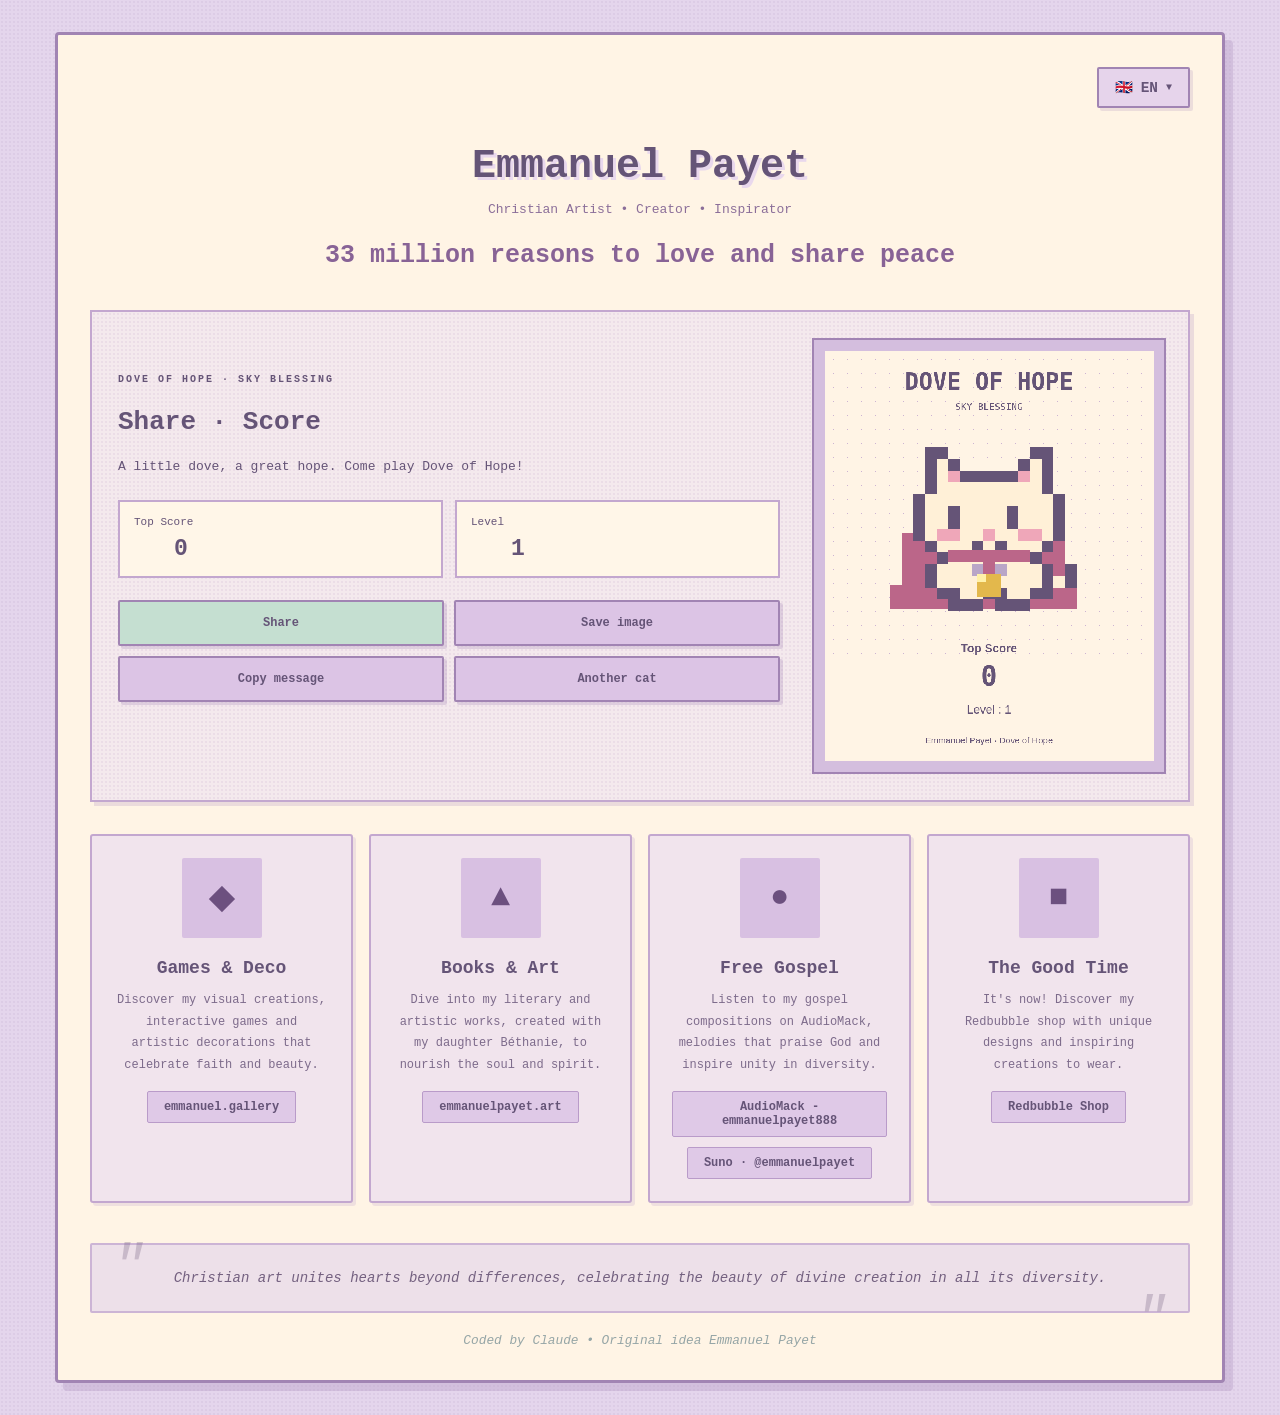
<file: public/emmanuel-artist-module.html>
<!DOCTYPE html>
<html lang="fr">
<head>
    <meta charset="UTF-8">
    <meta name="viewport" content="width=device-width, initial-scale=1.0, maximum-scale=5.0, user-scalable=yes">
    <title id="page-title">Emmanuel Payet - Artiste Chrétien</title>
    <style>400;600;700&display=swap');
        
        * {
            margin: 0; padding: 0; box-sizing: border-box;
            -webkit-tap-highlight-color: transparent;
        }

        body {
            font-family: 'Poppins', sans-serif;
            background: linear-gradient(135deg, #f8f9fa 0%, #e9ecef 100%);
            min-height: 100vh;
            min-height: -webkit-fill-available;
            display: flex;
            align-items: center;
            justify-content: center;
            padding: 20px;
            overflow-x: hidden;
        }

        .module-container {
            background: white;
            border-radius: 25px;
            box-shadow: 0 20px 60px rgba(0, 0, 0, 0.1);
            padding: 40px;
            max-width: 1400px;
            width: 100%;
            position: relative;
            overflow: hidden;
        }

        .module-container::before {
            content: '';
            position: absolute;
            top: 0;
            left: 0;
            right: 0;
            height: 5px;
            background: linear-gradient(90deg, #ff6b6b, #4ecdc4, #45b7d1, #96ceb4, #feca57);
            animation: rainbow 3s linear infinite;
        }

        @keyframes rainbow {
            0% { transform: translateX(-100%); }
            100% { transform: translateX(100%); }
        }

        .header {
            text-align: center;
            margin-bottom: 40px;
            position: relative;
            z-index: 1;
        }

        .language-selector {
            position: absolute;
            top: 0;
            right: 0;
            z-index: 1000;
        }

        .lang-dropdown {
            position: relative;
            display: inline-block;
        }

        .lang-current {
            padding: 10px 16px;
            border: 2px solid #3498db;
            border-radius: 10px;
            background: linear-gradient(135deg, #3498db, #2980b9);
            color: white;
            cursor: pointer;
            font-size: 0.9em;
            font-weight: 600;
            display: flex;
            align-items: center;
            gap: 8px;
            transition: all 0.3s ease;
            box-shadow: 0 2px 8px rgba(52, 152, 219, 0.3);
        }

        .lang-current:hover {
            transform: translateY(-2px);
            box-shadow: 0 4px 12px rgba(52, 152, 219, 0.4);
        }

        .lang-arrow {
            font-size: 0.7em;
            transition: transform 0.3s ease;
        }

        .lang-dropdown.open .lang-arrow {
            transform: rotate(180deg);
        }

        .lang-menu {
            position: absolute;
            top: calc(100% + 8px);
            right: 0;
            background: white;
            border-radius: 12px;
            box-shadow: 0 8px 24px rgba(0, 0, 0, 0.15);
            padding: 8px;
            min-width: 200px;
            max-height: 0;
            overflow: hidden;
            opacity: 0;
            transition: all 0.3s ease;
            display: grid;
            grid-template-columns: repeat(2, 1fr);
            gap: 6px;
            z-index: 2000;
        }

        .lang-dropdown.open .lang-menu {
            max-height: 400px;
            opacity: 1;
        }

        .lang-option {
            padding: 10px 14px;
            border: 1px solid #e0e0e0;
            border-radius: 8px;
            background: white;
            cursor: pointer;
            font-size: 0.85em;
            font-weight: 500;
            transition: all 0.2s ease;
            color: #7f8c8d;
            display: flex;
            align-items: center;
            gap: 6px;
            white-space: nowrap;
        }

        .lang-option:hover {
            border-color: #3498db;
            background: #ebf5fb;
            transform: translateX(4px);
        }

        .lang-option.active {
            background: linear-gradient(135deg, #3498db, #2980b9);
            color: white;
            border-color: #2980b9;
        }

        .lang-option.lang-rtl {
            direction: rtl;
            text-align: right;
        }

        .main-title {
            font-size: 2.5em;
            font-weight: 700;
            color: #2c3e50;
            margin-bottom: 10px;
            text-shadow: 2px 2px 4px rgba(0,0,0,0.1);
        }

        .subtitle {
            font-size: 1.2em;
            color: #7f8c8d;
            font-weight: 300;
        }

        .platforms-grid {
            display: grid;
            grid-template-columns: repeat(auto-fit, minmax(220px, 1fr));
            gap: 25px;
            margin-top: 30px;
        }

        .platform-card {
            background: linear-gradient(145deg, #ffffff, #f8f9fa);
            border-radius: 20px;
            padding: 30px;
            text-align: center;
            transition: all 0.3s ease;
            border: 2px solid transparent;
            position: relative;
            overflow: hidden;
        }

        .platform-card::before {
            content: '';
            position: absolute;
            top: 0;
            left: 0;
            right: 0;
            bottom: 0;
            background: linear-gradient(45deg, transparent, rgba(255,255,255,0.1), transparent);
            transform: translateX(-100%);
            transition: transform 0.6s;
        }

        .platform-card:hover::before {
            transform: translateX(100%);
        }

        .platform-card:hover {
            transform: translateY(-10px);
            box-shadow: 0 20px 40px rgba(0,0,0,0.15);
            border-color: #3498db;
        }

        .platform-icon {
            width: 80px;
            height: 80px;
            margin: 0 auto 20px;
            border-radius: 50%;
            display: flex;
            align-items: center;
            justify-content: center;
            font-size: 2em;
            color: white;
            font-weight: bold;
        }

        .gallery-icon { background: linear-gradient(45deg, #e74c3c, #c0392b); }
        .art-icon { background: linear-gradient(45deg, #9b59b6, #8e44ad); }
        .music-icon { background: linear-gradient(45deg, #3498db, #2980b9); }
        .shop-icon { background: linear-gradient(45deg, #f39c12, #e67e22); }

        .platform-title {
            font-size: 1.4em;
            font-weight: 600;
            color: #2c3e50;
            margin-bottom: 10px;
        }

        .platform-description {
            color: #7f8c8d;
            font-size: 0.95em;
            line-height: 1.6;
            margin-bottom: 15px;
        }

        .platform-url {
            font-weight: 600;
            color: #3498db;
            text-decoration: none;
            font-size: 0.9em;
            padding: 8px 16px;
            background: rgba(52, 152, 219, 0.1);
            border-radius: 20px;
            display: inline-block;
            transition: all 0.3s ease;
        }

        .platform-url:hover {
            background: #3498db;
            color: white;
            transform: scale(1.05);
        }



        .inspiring-quote {
            margin-top: 40px;
            padding: 25px;
            background: linear-gradient(135deg, #667eea 0%, #764ba2 100%);
            border-radius: 15px;
            text-align: center;
            color: white;
            font-style: italic;
            font-size: 1.1em;
            position: relative;
        }

        .inspiring-quote::before {
            content: '"';
            font-size: 4em;
            position: absolute;
            top: -10px;
            left: 20px;
            opacity: 0.3;
        }

        .inspiring-quote::after {
            content: '"';
            font-size: 4em;
            position: absolute;
            bottom: -40px;
            right: 20px;
            opacity: 0.3;
        }

        @media (max-width: 768px) {
            .module-container {
                padding: 25px;
            }
            
            .language-selector {
                position: static;
                display: flex;
                justify-content: center;
                margin-bottom: 15px;
            }

            .lang-menu {
                grid-template-columns: repeat(3, 1fr);
            }

            .lang-option {
                padding: 8px 10px;
                font-size: 0.75em;
            }
            
            .main-title {
                font-size: 2em;
            }
            
            .platforms-grid {
                grid-template-columns: 1fr;
            }
        }

        .pulse {
            animation: pulse 2s infinite;
        }

        @keyframes pulse {
            0% { transform: scale(1); }
            50% { transform: scale(1.05); }
            100% { transform: scale(1); }
        }

        /* Styles pour le Top 10000 */
        .leaderboard-section {
            margin: 30px 0 40px 0;
            background: linear-gradient(135deg, #f8f9fa 0%, #e9ecef 100%);
            border-radius: 20px;
            padding: 30px;
            box-shadow: 0 10px 30px rgba(0,0,0,0.05);
        }

        .leaderboard-header {
            text-align: center;
            margin-bottom: 25px;
        }

        .leaderboard-title {
            font-size: 2em;
            font-weight: 700;
            color: #2c3e50;
            margin-bottom: 10px;
        }

        .leaderboard-subtitle {
            color: #7f8c8d;
            font-size: 1em;
        }

        .leaderboard-stats {
            display: flex;
            justify-content: center;
            gap: 0;
            margin-bottom: 20px;
            flex-wrap: nowrap;
        }

        .stat-box {
            background: white;
            padding: 15px 30px;
            border-radius: 12px;
            text-align: center;
            box-shadow: 0 4px 10px rgba(0,0,0,0.05);
            flex: 0 0 auto;
            min-width: auto;
            display: flex;
            flex-direction: row;
            gap: 8px;
            align-items: center;
        }

        .stat-divider {
            width: 2px;
            height: 30px;
            background: #e0e0e0;
            margin: 0 15px;
        }

        .stat-value {
            font-size: 1.8em;
            font-weight: bold;
            color: #3498db;
            display: inline-block;
        }

        .stat-label {
            font-size: 2em;
            margin: 0;
        }

        .search-box {
            width: 100%;
            padding: 12px 20px;
            border: 2px solid #e0e0e0;
            border-radius: 25px;
            font-size: 14px;
            margin-bottom: 20px;
            transition: all 0.3s ease;
        }

        .search-box:focus {
            outline: none;
            border-color: #3498db;
            box-shadow: 0 0 0 3px rgba(52, 152, 219, 0.1);
        }

        .leaderboard-table {
            background: white;
            border-radius: 15px;
            overflow: hidden;
            box-shadow: 0 5px 20px rgba(0,0,0,0.08);
        }

        .table-header {
            background: linear-gradient(135deg, #667eea 0%, #764ba2 100%);
            color: white;
            padding: 15px 20px;
            display: grid;
            grid-template-columns: 60px 60px 1fr 120px;
            gap: 15px;
            font-weight: 600;
            font-size: 13px;
        }

        .table-row {
            display: grid;
            grid-template-columns: 60px 60px 1fr 120px;
            gap: 15px;
            padding: 15px 20px;
            border-bottom: 1px solid #f0f0f0;
            align-items: center;
            transition: all 0.2s ease;
        }

        .table-row:hover {
            background: rgba(102, 126, 234, 0.05);
        }

        .table-row.top-3 {
            background: linear-gradient(90deg, rgba(255, 215, 0, 0.1) 0%, rgba(255, 255, 255, 0) 100%);
            font-weight: 600;
        }

        .rank {
            font-size: 16px;
            font-weight: bold;
            color: #667eea;
        }

        .rank.medal {
            font-size: 22px;
        }

        .avatar {
            font-size: 24px;
            text-align: center;
        }

        .player-name {
            font-weight: 600;
            color: #2c3e50;
        }

        .player-level {
            font-size: 11px;
            color: #7f8c8d;
            margin-top: 3px;
        }

        .badges {
            display: flex;
            gap: 5px;
            font-size: 14px;
        }

        .score-value {
            font-size: 18px;
            font-weight: bold;
            color: #3b82f6;
            text-align: right;
        }

        .pagination {
            display: flex;
            justify-content: center;
            gap: 8px;
            margin-top: 20px;
            flex-wrap: wrap;
        }

        .page-btn {
            padding: 8px 12px;
            background: white;
            border: 2px solid #e0e0e0;
            border-radius: 8px;
            cursor: pointer;
            font-weight: 600;
            color: #2c3e50;
            transition: all 0.3s ease;
        }

        .page-btn:hover {
            background: #667eea;
            color: white;
            border-color: #667eea;
        }

        .page-btn.active {
            background: #667eea;
            color: white;
            border-color: #667eea;
        }

        .page-btn:disabled {
            opacity: 0.5;
            cursor: not-allowed;
        }

        .load-more-btn {
            display: block;
            margin: 0 auto;
            padding: 15px 40px;
            background: linear-gradient(135deg, #667eea 0%, #764ba2 100%);
            color: white;
            border: none;
            border-radius: 50px;
            font-size: 16px;
            font-weight: 600;
            cursor: pointer;
            transition: all 0.3s ease;
            box-shadow: 0 4px 15px rgba(102, 126, 234, 0.3);
        }

        .load-more-btn:hover:not(:disabled) {
            transform: translateY(-2px);
            box-shadow: 0 6px 20px rgba(102, 126, 234, 0.4);
        }

        .load-more-btn:disabled {
            opacity: 0.6;
            cursor: wait;
            transform: none;
        }

        .loading {
            text-align: center;
            padding: 40px;
            color: #7f8c8d;
            font-size: 1.1em;
        }

        /* 📱 OPTIMISATIONS MOBILE - Résolution adaptative */
        @media (max-width: 768px) {
            body {
                padding: 10px;
            }

            .module-container {
                padding: 20px 15px;
                border-radius: 15px;
            }

            .header {
                margin-bottom: 25px;
            }

            .main-title {
                font-size: 1.8em;
            }

            .subtitle {
                font-size: 1em;
            }

            .platforms-grid {
                grid-template-columns: 1fr;
                gap: 15px;
            }

            .platform-card {
                padding: 20px;
            }

            .platform-icon {
                width: 60px;
                height: 60px;
                font-size: 1.5em;
                margin-bottom: 15px;
            }

            .platform-title {
                font-size: 1.2em;
            }

            .platform-description {
                font-size: 0.85em;
                line-height: 1.5;
            }

            .inspiring-quote {
                font-size: 0.95em;
                padding: 20px;
                margin-top: 25px;
            }

            .inspiring-quote::before,
            .inspiring-quote::after {
                font-size: 3em;
            }

            /* Leaderboard mobile */
            .leaderboard-section {
                padding: 15px 10px;
                margin: 20px 0 30px 0;
            }

            .leaderboard-title {
                font-size: 1.4em;
            }

            .leaderboard-subtitle {
                font-size: 0.85em;
            }

            .leaderboard-stats {
                flex-direction: row;
                gap: 0;
            }

            .stat-box {
                padding: 10px 15px;
                gap: 5px;
            }

            .stat-value {
                font-size: 1.3em;
            }

            .stat-label {
                font-size: 1.5em;
            }

            .stat-divider {
                height: 20px;
                margin: 0 10px;
            }

            .search-box {
                padding: 10px 15px;
                font-size: 12px;
            }

            .table-header,
            .table-row {
                grid-template-columns: 40px 40px 1fr 70px;
                gap: 5px;
                font-size: 10px;
                padding: 8px 10px;
            }

            .player-level,
            .badges {
                display: none !important;
            }

            .player-name {
                font-size: 11px;
            }

            .avatar {
                font-size: 18px;
            }

            .rank {
                font-size: 13px;
            }

            .rank.medal {
                font-size: 18px;
            }

            .score-value {
                font-size: 13px;
            }

            .pagination {
                gap: 4px;
            }

            .page-btn {
                padding: 5px 8px;
                font-size: 11px;
            }

            .load-more-btn {
                padding: 12px 30px;
                font-size: 14px;
            }
        }

        /* 📱 EXTRA PETITS ÉCRANS (iPhone SE, etc.) */
        @media (max-width: 380px) {
            .module-container {
                padding: 15px 10px;
            }

            .language-selector {
                position: static;
                justify-content: center;
                margin-bottom: 20px;
            }

            .lang-current {
                padding: 8px 12px;
                font-size: 0.8em;
            }

            .lang-menu {
                grid-template-columns: repeat(2, 1fr);
                min-width: 160px;
            }

            .lang-option {
                padding: 6px 8px;
                font-size: 0.7em;
            }

            .main-title {
                font-size: 1.5em;
            }

            .subtitle {
                font-size: 0.9em;
            }

            .platform-card {
                padding: 15px;
            }

            .platform-icon {
                width: 50px;
                height: 50px;
                font-size: 1.3em;
            }

            .platform-title {
                font-size: 1.1em;
            }

            .platform-description {
                font-size: 0.8em;
            }

            .platform-url {
                font-size: 0.8em;
                padding: 6px 12px;
            }

            .leaderboard-title {
                font-size: 1.2em;
            }

            .table-header,
            .table-row {
                padding: 6px 8px;
            }
        }
    </style>
<link rel="stylesheet" href="../css/artist-score.css">
</head>
<body>
    <div class="module-container">
        <div class="header">
            <div class="language-selector">
                <div class="lang-dropdown">
                    <div class="lang-current">
                        <span class="lang-flag">🇫🇷</span>
                        <span class="lang-code">FR</span>
                        <span class="lang-arrow">▼</span>
                    </div>
                    <div class="lang-menu">
                        <div class="lang-option" data-lang="fr" data-flag="🇫🇷">🇫🇷 Français</div>
                        <div class="lang-option" data-lang="en" data-flag="🇬🇧">🇬🇧 English</div>
                        <div class="lang-option" data-lang="es" data-flag="🇪🇸">🇪🇸 Español</div>
                        <div class="lang-option" data-lang="de" data-flag="🇩🇪">🇩🇪 Deutsch</div>
                        <div class="lang-option" data-lang="it" data-flag="🇮🇹">🇮🇹 Italiano</div>
                        <div class="lang-option" data-lang="pt" data-flag="🇵🇹">🇵🇹 Português</div>
                        <div class="lang-option" data-lang="ru" data-flag="🇷🇺">🇷🇺 Русский</div>
                        <div class="lang-option" data-lang="zh" data-flag="🇨🇳">🇨🇳 中文</div>
                        <div class="lang-option" data-lang="ja" data-flag="🇯🇵">🇯🇵 日本語</div>
                        <div class="lang-option" data-lang="ko" data-flag="🇰🇷">🇰🇷 한국어</div>
                        <div class="lang-option" data-lang="hi" data-flag="🇮🇳">🇮🇳 हिन्दी</div>
                        <div class="lang-option" data-lang="pl" data-flag="🇵🇱">🇵🇱 Polski</div>
                        <div class="lang-option" data-lang="sw" data-flag="🇰🇪">🇰🇪 Kiswahili</div>
                        <div class="lang-option lang-rtl" data-lang="ar" data-flag="🇸🇦">🇸🇦 العربية</div>
                    </div>
                </div>
            </div>
            <h1 class="main-title pulse" id="main-title">Emmanuel Payet</h1>
            <p class="subtitle" id="subtitle">Artiste Chrétien • Créateur • Inspirateur</p>
            <p class="peace-slogan" id="peace-slogan">33 millions de raisons d’aimer et de partager la paix</p>
        </div>

        <section class="score-share-section" aria-labelledby="score-share-title">
          <div class="score-share-copy">
            <p class="score-eyebrow">DOVE OF HOPE · SKY BLESSING</p>
            <h2 id="score-share-title"></h2>
            <p id="score-invitation"></p>
            <dl class="local-score-stats"><div><dt id="local-score-label"></dt><dd id="local-score">0</dd></div><div><dt id="local-level-label"></dt><dd id="local-level">1</dd></div></dl>
            <div class="score-actions"><button id="share-score" type="button"></button><button id="save-score-image" type="button"></button><button id="copy-score" type="button"></button><button id="new-score-cat" type="button"></button></div>
            <p id="score-share-status" role="status" aria-live="polite"></p>
          </div>
          <canvas id="brave-score-card" width="600" height="740" role="img" aria-label="Dove of Hope"></canvas>
        </section>

        <div class="platforms-grid">
            <div class="platform-card">
                <div class="platform-icon gallery-icon">◆</div>
                <h3 class="platform-title" id="games-title">Jeux & Déco</h3>
                <p class="platform-description" id="games-desc">Découvre mes créations visuelles, jeux interactifs et décorations artistiques qui célèbrent la foi et la beauté.</p>
                <a href="https://emmanuel.gallery" class="platform-url" target="_blank">emmanuel.gallery</a>
            </div>

            <div class="platform-card">
                <div class="platform-icon art-icon">▲</div>
                <h3 class="platform-title" id="books-title">Livres & Art</h3>
                <p class="platform-description" id="books-desc">Plonge dans mes œuvres littéraires et artistiques, créées avec ma fille Béthanie, pour nourrir l'âme et l'esprit.</p>
                <a href="https://emmanuelpayet.art" class="platform-url" target="_blank">emmanuelpayet.art</a>
            </div>

            <div class="platform-card">
                <div class="platform-icon music-icon">●</div>
                <h3 class="platform-title" id="music-title">Gospel Gratuit</h3>
                <p class="platform-description" id="music-desc">Écoute mes compositions gospel sur AudioMack, des mélodies qui louent Dieu et inspirent l'unité dans la diversité.</p>
                <a href="https://audiomack.com/emmanuelpayet888" class="platform-url" target="_blank">AudioMack - emmanuelpayet888</a>
                <a href="https://suno.com/@emmanuelpayet" class="platform-url suno-link" target="_blank" rel="noopener noreferrer">Suno · @emmanuelpayet</a>
            </div>

            <div class="platform-card">
                <div class="platform-icon shop-icon">■</div>
                <h3 class="platform-title" id="shop-title">La Bonne Heure</h3>
                <p class="platform-description" id="shop-desc">C'est maintenant ! Découvre ma boutique Redbubble avec des designs uniques et des créations inspirantes à porter.</p>
                <a href="https://www.redbubble.com/fr/people/h777plx/shop" class="platform-url" target="_blank">Redbubble Shop</a>
            </div>
        </div>

        <div class="inspiring-quote" id="inspiring-quote">
            L'art chrétien unit les cœurs au-delà des différences, célébrant la beauté de la création divine dans toute sa diversité.
        </div>
        
        <div style="text-align: center; margin-top: 20px; font-size: 0.8em; color: #95a5a6; font-style: italic;" id="credits">
            Codé par Claude • Idée originale Emmanuel Payet
        </div>
    </div>



    <script>
        let currentLang='fr';
        // Traductions multilingues
        const translations = {
            fr: {
                pageTitle: "Emmanuel Payet - Artiste Chrétien",
                subtitle: "Artiste Chrétien • Créateur • Inspirateur",
                gamesTitle: "Jeux & Déco",
                gamesDesc: "Découvre mes créations visuelles, jeux interactifs et décorations artistiques qui célèbrent la foi et la beauté.",
                booksTitle: "Livres & Art",
                booksDesc: "Plonge dans mes œuvres littéraires et artistiques, créées avec ma fille Béthanie, pour nourrir l'âme et l'esprit.",
                musicTitle: "Gospel Gratuit",
                musicDesc: "Écoute mes compositions gospel sur AudioMack, des mélodies qui louent Dieu et inspirent l'unité dans la diversité.",
                shopTitle: "La Bonne Heure",
                shopDesc: "C'est maintenant ! Découvre ma boutique Redbubble avec des designs uniques et des créations inspirantes à porter.",
                quote: "L'art chrétien unit les cœurs au-delà des différences, célébrant la beauté de la création divine dans toute sa diversité.",
                credits: "Codé par Claude • Idée originale Emmanuel Payet",
                leaderboardTitle: "🏆 Top 33 Millions Mondial",
                leaderboardSubtitle: "Classement des meilleurs joueurs de Petit Bateau Rouge",
                searchPlaceholder: "🔍 Rechercher un joueur...",
                statPlayers: "Joueurs",
                statTopScore: "Meilleur Score",
                loading: "⏳ Chargement des scores...",
                rankHeader: "Rang",
                avatarHeader: "Avatar",
                playerHeader: "Joueur",
                levelHeader: "Niveau",
                scoreHeader: "Score",
                noResults: "Aucun résultat",
                scoresLoaded: "scores chargés",
                allScoresLoaded: "✅ Tous les scores chargés",
                loadMoreScores: "📥 Charger",
                moreScores: "scores supplémentaires",
                confirmLoadMore: "Vous devez charger plus de scores pour accéder à cette page.\nCharger",
                moreScoresQuestion: "scores supplémentaires ?",
                errorLoading: "Erreur lors du chargement",
                errorCorrupted: "Erreur: données corrompues",
                loadMore: "Charger plus...",
                anonymous: "Anonyme",
                doveGameTitle: "🕊️ Colombe d'Espoir : Bénédiction Céleste",
                doveNoGame: "Aucune partie jouée",
                dovePlayNow: "Jouer maintenant",
                wisdomLevels: {
                    beginner: "Débutant",
                    apprentice: "Apprenti",
                    adept: "Adepte",
                    sage: "Sage",
                    master: "Maître",
                    enlightened: "Éveillé",
                    illuminated: "Illuminé"
                }
            },
            en: {
                pageTitle: "Emmanuel Payet - Christian Artist",
                subtitle: "Christian Artist • Creator • Inspirator",
                gamesTitle: "Games & Deco",
                gamesDesc: "Discover my visual creations, interactive games and artistic decorations that celebrate faith and beauty.",
                booksTitle: "Books & Art",
                booksDesc: "Dive into my literary and artistic works, created with my daughter Béthanie, to nourish the soul and spirit.",
                musicTitle: "Free Gospel",
                musicDesc: "Listen to my gospel compositions on AudioMack, melodies that praise God and inspire unity in diversity.",
                shopTitle: "The Good Time",
                shopDesc: "It's now! Discover my Redbubble shop with unique designs and inspiring creations to wear.",
                quote: "Christian art unites hearts beyond differences, celebrating the beauty of divine creation in all its diversity.",
                credits: "Coded by Claude • Original idea Emmanuel Payet",
                leaderboardTitle: "🏆 Top 33 Million Worldwide",
                leaderboardSubtitle: "Ranking of the best Little Red Boat players",
                searchPlaceholder: "🔍 Search for a player...",
                statPlayers: "Players",
                statTopScore: "Top Score",
                loading: "⏳ Loading scores...",
                rankHeader: "Rank",
                avatarHeader: "Avatar",
                playerHeader: "Player",
                levelHeader: "Level",
                scoreHeader: "Score",
                noResults: "No results",
                scoresLoaded: "scores loaded",
                allScoresLoaded: "✅ All scores loaded",
                loadMoreScores: "📥 Load",
                moreScores: "more scores",
                confirmLoadMore: "You need to load more scores to access this page.\nLoad",
                moreScoresQuestion: "more scores?",
                errorLoading: "Error loading",
                errorCorrupted: "Error: corrupted data",
                loadMore: "Load more...",
                anonymous: "Anonymous",
                doveGameTitle: "🕊️ Dove of Hope : Sky Blessing",
                doveNoGame: "No game played",
                dovePlayNow: "Play now",
                wisdomLevels: {
                    beginner: "Beginner",
                    apprentice: "Apprentice",
                    adept: "Adept",
                    sage: "Sage",
                    master: "Master",
                    enlightened: "Enlightened",
                    illuminated: "Illuminated"
                }
            },
            es: {
                pageTitle: "Emmanuel Payet - Artista Cristiano",
                subtitle: "Artista Cristiano • Creador • Inspirador",
                gamesTitle: "Juegos y Decoración",
                gamesDesc: "Descubre mis creaciones visuales, juegos interactivos y decoraciones artísticas que celebran la fe y la belleza.",
                booksTitle: "Libros y Arte",
                booksDesc: "Sumérgete en mis obras literarias y artísticas, creadas con mi hija Béthanie, para nutrir el alma y el espíritu.",
                musicTitle: "Gospel Gratuito",
                musicDesc: "Escucha mis composiciones gospel en AudioMack, melodías que alaban a Dios e inspiran unidad en la diversidad.",
                shopTitle: "El Buen Momento",
                shopDesc: "¡Es ahora! Descubre mi tienda Redbubble con diseños únicos y creaciones inspiradoras para llevar.",
                quote: "El arte cristiano une corazones más allá de las diferencias, celebrando la belleza de la creación divina en toda su diversidad.",
                credits: "Programado por Claude • Idea original Emmanuel Payet",
                leaderboardTitle: "🏆 Top 33 Millones Mundial",
                leaderboardSubtitle: "Clasificación de los mejores jugadores de Barquito Rojo",
                searchPlaceholder: "🔍 Buscar un jugador...",
                statPlayers: "Jugadores",
                statTopScore: "Mejor Puntuación",
                loading: "⏳ Cargando puntuaciones...",
                rankHeader: "Rango",
                avatarHeader: "Avatar",
                playerHeader: "Jugador",
                levelHeader: "Nivel",
                scoreHeader: "Puntuación",
                noResults: "Sin resultados",
                scoresLoaded: "puntuaciones cargadas",
                allScoresLoaded: "✅ Todas las puntuaciones cargadas",
                loadMoreScores: "📥 Cargar",
                moreScores: "puntuaciones adicionales",
                confirmLoadMore: "Necesita cargar más puntuaciones para acceder a esta página.\nCargar",
                moreScoresQuestion: "puntuaciones adicionales?",
                errorLoading: "Error al cargar",
                errorCorrupted: "Error: datos corruptos",
                loadMore: "Cargar más...",
                anonymous: "Anónimo",
                doveGameTitle: "🕊️ Paloma de Esperanza : Bendición Celestial",
                doveNoGame: "Ninguna partida jugada",
                dovePlayNow: "Jugar ahora",
                wisdomLevels: {
                    beginner: "Principiante",
                    apprentice: "Aprendiz",
                    adept: "Adepto",
                    sage: "Sabio",
                    master: "Maestro",
                    enlightened: "Iluminado",
                    illuminated: "Resplandeciente"
                }
            },
            de: {
                pageTitle: "Emmanuel Payet - Christlicher Künstler",
                subtitle: "Christlicher Künstler • Schöpfer • Inspirator",
                gamesTitle: "Spiele & Deko",
                gamesDesc: "Entdecke meine visuellen Kreationen, interaktiven Spiele und künstlerischen Dekorationen, die Glaube und Schönheit feiern.",
                booksTitle: "Bücher & Kunst",
                booksDesc: "Tauche ein in meine literarischen und künstlerischen Werke, geschaffen mit meiner Tochter Béthanie, um Seele und Geist zu nähren.",
                musicTitle: "Kostenloses Gospel",
                musicDesc: "Höre meine Gospel-Kompositionen auf AudioMack, Melodien, die Gott preisen und Einheit in Vielfalt inspirieren.",
                shopTitle: "Die Gute Zeit",
                shopDesc: "Es ist jetzt! Entdecke meinen Redbubble-Shop mit einzigartigen Designs und inspirierenden Kreationen zum Tragen.",
                quote: "Christliche Kunst vereint Herzen jenseits von Unterschieden und feiert die Schönheit der göttlichen Schöpfung in all ihrer Vielfalt.",
                credits: "Programmiert von Claude • Originalidee Emmanuel Payet",
                leaderboardTitle: "🏆 Top 33 Millionen Weltweit",
                leaderboardSubtitle: "Rangliste der besten Kleines Rotes Boot Spieler",
                searchPlaceholder: "🔍 Spieler suchen...",
                statPlayers: "Spieler",
                statTopScore: "Höchste Punktzahl",
                loading: "⏳ Laden der Punktzahlen...",
                rankHeader: "Rang",
                avatarHeader: "Avatar",
                playerHeader: "Spieler",
                levelHeader: "Level",
                scoreHeader: "Punktzahl",
                noResults: "Keine Ergebnisse",
                scoresLoaded: "Punktzahlen geladen",
                allScoresLoaded: "✅ Alle Punktzahlen geladen",
                loadMoreScores: "📥 Laden",
                moreScores: "weitere Punktzahlen",
                confirmLoadMore: "Sie müssen mehr Punktzahlen laden, um auf diese Seite zuzugreifen.\nLaden",
                moreScoresQuestion: "weitere Punktzahlen?",
                errorLoading: "Fehler beim Laden",
                errorCorrupted: "Fehler: beschädigte Daten",
                loadMore: "Mehr laden...",
                anonymous: "Anonym",
                doveGameTitle: "🕊️ Taube der Hoffnung : Himmelssegen",
                doveNoGame: "Kein Spiel gespielt",
                dovePlayNow: "Jetzt spielen",
                wisdomLevels: {
                    beginner: "Anfänger",
                    apprentice: "Lehrling",
                    adept: "Adept",
                    sage: "Weiser",
                    master: "Meister",
                    enlightened: "Erleuchtet",
                    illuminated: "Illuminiert"
                }
            },
            it: {
                pageTitle: "Emmanuel Payet - Artista Cristiano",
                subtitle: "Artista Cristiano • Creatore • Ispiratore",
                gamesTitle: "Giochi e Decorazioni",
                gamesDesc: "Scopri le mie creazioni visive, giochi interattivi e decorazioni artistiche che celebrano la fede e la bellezza.",
                booksTitle: "Libri e Arte",
                booksDesc: "Immergiti nelle mie opere letterarie e artistiche, create con mia figlia Béthanie, per nutrire anima e spirito.",
                musicTitle: "Gospel Gratuito",
                musicDesc: "Ascolta le mie composizioni gospel su AudioMack, melodie che lodano Dio e ispirano unità nella diversità.",
                shopTitle: "Il Momento Giusto",
                shopDesc: "È ora! Scopri il mio negozio Redbubble con design unici e creazioni ispiratrici da indossare.",
                quote: "L'arte cristiana unisce i cuori oltre le differenze, celebrando la bellezza della creazione divina in tutta la sua diversità.",
                credits: "Programmato da Claude • Idea originale Emmanuel Payet",
                leaderboardTitle: "🏆 Top 33 Milioni Mondiale",
                leaderboardSubtitle: "Classifica dei migliori giocatori di Barchetta Rossa",
                searchPlaceholder: "🔍 Cerca un giocatore...",
                statPlayers: "Giocatori",
                statTopScore: "Miglior Punteggio",
                loading: "⏳ Caricamento punteggi...",
                rankHeader: "Classifica",
                avatarHeader: "Avatar",
                playerHeader: "Giocatore",
                levelHeader: "Livello",
                scoreHeader: "Punteggio",
                noResults: "Nessun risultato",
                scoresLoaded: "punteggi caricati",
                allScoresLoaded: "✅ Tutti i punteggi caricati",
                loadMoreScores: "📥 Carica",
                moreScores: "punteggi aggiuntivi",
                confirmLoadMore: "È necessario caricare più punteggi per accedere a questa pagina.\nCaricare",
                moreScoresQuestion: "punteggi aggiuntivi?",
                errorLoading: "Errore di caricamento",
                errorCorrupted: "Errore: dati corrotti",
                loadMore: "Carica di più...",
                anonymous: "Anonimo",
                doveGameTitle: "🕊️ Colomba della Speranza : Benedizione Celeste",
                doveNoGame: "Nessuna partita giocata",
                dovePlayNow: "Gioca ora",
                wisdomLevels: {
                    beginner: "Principiante",
                    apprentice: "Apprendista",
                    adept: "Adepto",
                    sage: "Saggio",
                    master: "Maestro",
                    enlightened: "Illuminato",
                    illuminated: "Risplendente"
                }
            },
            pt: {
                pageTitle: "Emmanuel Payet - Artista Cristão",
                subtitle: "Artista Cristão • Criador • Inspirador",
                gamesTitle: "Jogos e Decoração",
                gamesDesc: "Descubra minhas criações visuais, jogos interativos e decorações artísticas que celebram a fé e a beleza.",
                booksTitle: "Livros e Arte",
                booksDesc: "Mergulhe em minhas obras literárias e artísticas, criadas com minha filha Béthanie, para nutrir alma e espírito.",
                musicTitle: "Gospel Gratuito",
                musicDesc: "Ouça minhas composições gospel no AudioMack, melodias que louvam a Deus e inspiram unidade na diversidade.",
                shopTitle: "A Boa Hora",
                shopDesc: "É agora! Descubra minha loja Redbubble com designs únicos e criações inspiradoras para vestir.",
                quote: "A arte cristã une corações além das diferenças, celebrando a beleza da criação divina em toda sua diversidade.",
                credits: "Programado por Claude • Ideia original Emmanuel Payet",
                leaderboardTitle: "🏆 Top 33 Milhões Mundial",
                leaderboardSubtitle: "Classificação dos melhores jogadores de Barquinho Vermelho",
                searchPlaceholder: "🔍 Procurar um jogador...",
                statPlayers: "Jogadores",
                statTopScore: "Melhor Pontuação",
                loading: "⏳ Carregando pontuações...",
                rankHeader: "Posição",
                avatarHeader: "Avatar",
                playerHeader: "Jogador",
                levelHeader: "Nível",
                scoreHeader: "Pontuação",
                noResults: "Sem resultados",
                scoresLoaded: "pontuações carregadas",
                allScoresLoaded: "✅ Todas as pontuações carregadas",
                loadMoreScores: "📥 Carregar",
                moreScores: "pontuações adicionais",
                confirmLoadMore: "Você precisa carregar mais pontuações para acessar esta página.\nCarregar",
                moreScoresQuestion: "pontuações adicionais?",
                errorLoading: "Erro ao carregar",
                errorCorrupted: "Erro: dados corrompidos",
                loadMore: "Carregar mais...",
                anonymous: "Anônimo",
                doveGameTitle: "🕊️ Pomba da Esperança : Bênção Celestial",
                doveNoGame: "Nenhum jogo jogado",
                dovePlayNow: "Jogar agora",
                wisdomLevels: {
                    beginner: "Iniciante",
                    apprentice: "Aprendiz",
                    adept: "Adepto",
                    sage: "Sábio",
                    master: "Mestre",
                    enlightened: "Iluminado",
                    illuminated: "Resplandecente"
                }
            },
            ru: {
                pageTitle: "Эммануэль Пайе - Христианский Художник",
                subtitle: "Христианский Художник • Творец • Вдохновитель",
                gamesTitle: "Игры и Декор",
                gamesDesc: "Откройте мои визуальные творения, интерактивные игры и художественные украшения, которые прославляют веру и красоту.",
                booksTitle: "Книги и Искусство",
                booksDesc: "Погрузитесь в мои литературные и художественные произведения, созданные с моей дочерью Бетани, чтобы питать душу и дух.",
                musicTitle: "Бесплатный Госпел",
                musicDesc: "Слушайте мои госпел-композиции на AudioMack, мелодии, которые славят Бога и вдохновляют единство в разнообразии.",
                shopTitle: "Хорошее Время",
                shopDesc: "Сейчас! Откройте мой магазин Redbubble с уникальными дизайнами и вдохновляющими творениями для ношения.",
                quote: "Христианское искусство объединяет сердца за пределами различий, прославляя красоту божественного творения во всем его разнообразии.",
                credits: "Запрограммировано Claude • Оригинальная идея Эммануэль Пайе",
                leaderboardTitle: "🏆 Топ 33 Миллиона Мировой",
                leaderboardSubtitle: "Рейтинг лучших игроков Маленькая Красная Лодка",
                searchPlaceholder: "🔍 Поиск игрока...",
                statPlayers: "Игроки",
                statTopScore: "Лучший Счет",
                loading: "⏳ Загрузка счетов...",
                rankHeader: "Ранг",
                avatarHeader: "Аватар",
                playerHeader: "Игрок",
                levelHeader: "Уровень",
                scoreHeader: "Счет",
                noResults: "Нет результатов",
                scoresLoaded: "счетов загружено",
                allScoresLoaded: "✅ Все счета загружены",
                loadMoreScores: "📥 Загрузить",
                moreScores: "дополнительных счетов",
                confirmLoadMore: "Вам нужно загрузить больше счетов для доступа к этой странице.\nЗагрузить",
                moreScoresQuestion: "дополнительных счетов?",
                errorLoading: "Ошибка загрузки",
                errorCorrupted: "Ошибка: поврежденные данные",
                loadMore: "Загрузить еще...",
                anonymous: "Аноним",
                doveGameTitle: "🕊️ Голубь Надежды : Небесное Благословение",
                doveNoGame: "Не сыграно ни одной игры",
                dovePlayNow: "Играть сейчас",
                wisdomLevels: {
                    beginner: "Новичок",
                    apprentice: "Ученик",
                    adept: "Адепт",
                    sage: "Мудрец",
                    master: "Мастер",
                    enlightened: "Просветленный",
                    illuminated: "Озаренный"
                }
            },
            zh: {
                pageTitle: "艾曼纽·佩耶 - 基督教艺术家",
                subtitle: "基督教艺术家 • 创作者 • 启发者",
                gamesTitle: "游戏与装饰",
                gamesDesc: "发现我的视觉创作、互动游戏和艺术装饰，它们颂扬信仰和美丽。",
                booksTitle: "书籍与艺术",
                booksDesc: "沉浸在我与女儿贝塔妮创作的文学和艺术作品中，滋养灵魂和精神。",
                musicTitle: "免费福音音乐",
                musicDesc: "在AudioMack上聆听我的福音作品，这些旋律赞美上帝并激励多样性中的团结。",
                shopTitle: "好时光",
                shopDesc: "就是现在！发现我的Redbubble商店，拥有独特的设计和鼓舞人心的创作。",
                quote: "基督教艺术超越差异联合心灵，在其多样性中庆祝神圣创造的美丽。",
                credits: "由Claude编程 • 原创想法艾曼纽·佩耶",
                leaderboardTitle: "🏆 全球前3300万",
                leaderboardSubtitle: "小红船最佳玩家排名",
                searchPlaceholder: "🔍 搜索玩家...",
                statPlayers: "玩家",
                statTopScore: "最高分",
                loading: "⏳ 加载分数中...",
                rankHeader: "排名",
                avatarHeader: "头像",
                playerHeader: "玩家",
                levelHeader: "等级",
                scoreHeader: "分数",
                noResults: "无结果",
                scoresLoaded: "分数已加载",
                allScoresLoaded: "✅ 所有分数已加载",
                loadMoreScores: "📥 加载",
                moreScores: "更多分数",
                confirmLoadMore: "您需要加载更多分数才能访问此页面。\n加载",
                moreScoresQuestion: "更多分数？",
                errorLoading: "加载错误",
                errorCorrupted: "错误：数据损坏",
                loadMore: "加载更多...",
                anonymous: "匿名",
                doveGameTitle: "🕊️ 希望之鸽 : 天赐祝福",
                doveNoGame: "未玩游戏",
                dovePlayNow: "立即开始",
                wisdomLevels: {
                    beginner: "初学者",
                    apprentice: "学徒",
                    adept: "熟练者",
                    sage: "智者",
                    master: "大师",
                    enlightened: "觉悟者",
                    illuminated: "圣者"
                }
            },
            ko: {
                pageTitle: "엠마누엘 파예 - 기독교 예술가",
                subtitle: "기독교 예술가 • 창작자 • 영감자",
                gamesTitle: "게임과 장식",
                gamesDesc: "신앙과 아름다움을 찬양하는 나의 시각적 창작물, 인터랙티브 게임, 예술적 장식을 발견하세요.",
                booksTitle: "책과 예술",
                booksDesc: "딸 베타니와 함께 만든 나의 문학적, 예술적 작품에 빠져들어 영혼과 정신을 기르세요.",
                musicTitle: "무료 가스펠",
                musicDesc: "AudioMack에서 하나님을 찬양하고 다양성 속의 일치를 영감하는 나의 가스펠 작품을 들어보세요.",
                shopTitle: "좋은 시간",
                shopDesc: "지금이에요! 독특한 디자인과 영감을 주는 창작물을 가진 나의 Redbubble 상점을 발견하세요.",
                quote: "기독교 예술은 차이를 넘어 마음을 하나로 만들며, 모든 다양성 속에서 신성한 창조의 아름다움을 찬양합니다.",
                credits: "Claude가 프로그래밍 • 원작 아이디어 엠마누엘 파예",
                leaderboardTitle: "🏆 전 세계 상위 3300만",
                leaderboardSubtitle: "작은 빨간 보트 최고 플레이어 순위",
                searchPlaceholder: "🔍 플레이어 검색...",
                statPlayers: "플레이어",
                statTopScore: "최고 점수",
                loading: "⏳ 점수 로딩 중...",
                rankHeader: "순위",
                avatarHeader: "아바타",
                playerHeader: "플레이어",
                levelHeader: "레벨",
                scoreHeader: "점수",
                noResults: "결과 없음",
                scoresLoaded: "점수 로드됨",
                allScoresLoaded: "✅ 모든 점수 로드됨",
                loadMoreScores: "📥 로드",
                moreScores: "추가 점수",
                confirmLoadMore: "이 페이지에 액세스하려면 더 많은 점수를 로드해야 합니다.\n로드",
                moreScoresQuestion: "추가 점수?",
                errorLoading: "로딩 오류",
                errorCorrupted: "오류: 손상된 데이터",
                loadMore: "더 로드...",
                anonymous: "익명",
                doveGameTitle: "🕊️ 희망의 비둘기 : 하늘의 축복",
                doveNoGame: "플레이한 게임 없음",
                dovePlayNow: "지금 플레이",
                wisdomLevels: {
                    beginner: "초보자",
                    apprentice: "견습생",
                    adept: "숙련자",
                    sage: "현자",
                    master: "달인",
                    enlightened: "깨달은 자",
                    illuminated: "성자"
                }
            },
            ja: {
                pageTitle: "エマニュエル・パイエ - キリスト教アーティスト",
                subtitle: "キリスト教アーティスト • クリエイター • インスピレーター",
                gamesTitle: "ゲーム＆デコレーション",
                gamesDesc: "信仰と美しさを讃える私のビジュアル創作、インタラクティブゲーム、芸術的装飾を発見してください。",
                booksTitle: "書籍＆アート",
                booksDesc: "娘ベタニーと共に創作した私の文学的・芸術的作品に浸り、魂と精神を養ってください。",
                musicTitle: "フリーゴスペル",
                musicDesc: "AudioMackで神を讃え、多様性の中の一致を鼓舞する私のゴスペル作品を聴いてください。",
                shopTitle: "良い時間",
                shopDesc: "今です！ユニークなデザインと感動的な創作物を持つ私のRedbubbleショップを発見してください。",
                quote: "キリスト教芸術は違いを超えて心を結び、その多様性のすべてにおいて神聖な創造の美しさを讃えます。",
                credits: "Claudeによってプログラム • オリジナルアイデア エマニュエル・パイエ",
                leaderboardTitle: "🏆 世界トップ3300万",
                leaderboardSubtitle: "小さな赤いボート最高プレイヤーランキング",
                searchPlaceholder: "🔍 プレイヤーを検索...",
                statPlayers: "プレイヤー",
                statTopScore: "最高スコア",
                loading: "⏳ スコア読み込み中...",
                rankHeader: "ランク",
                avatarHeader: "アバター",
                playerHeader: "プレイヤー",
                levelHeader: "レベル",
                scoreHeader: "スコア",
                noResults: "結果なし",
                scoresLoaded: "スコア読み込み済み",
                allScoresLoaded: "✅ 全スコア読み込み済み",
                loadMoreScores: "📥 ロード",
                moreScores: "追加スコア",
                confirmLoadMore: "このページにアクセスするには、さらにスコアをロードする必要があります。\nロード",
                moreScoresQuestion: "追加スコア？",
                errorLoading: "読み込みエラー",
                errorCorrupted: "エラー：データ破損",
                loadMore: "もっと読み込む...",
                anonymous: "匿名",
                doveGameTitle: "🕊️ 希望の鳩 : 天の祝福",
                doveNoGame: "ゲーム未プレイ",
                dovePlayNow: "今すぐプレイ",
                wisdomLevels: {
                    beginner: "初心者",
                    apprentice: "見習い",
                    adept: "熟練者",
                    sage: "賢者",
                    master: "達人",
                    enlightened: "悟り者",
                    illuminated: "聖者"
                }
            },
            ar: {
                pageTitle: "إيمانويل باييت - فنان مسيحي",
                subtitle: "فنان مسيحي • مبدع • ملهم",
                gamesTitle: "الألعاب والديكور",
                gamesDesc: "اكتشف إبداعاتي البصرية والألعاب التفاعلية والزخارف الفنية التي تحتفل بالإيمان والجمال.",
                booksTitle: "الكتب والفن",
                booksDesc: "انغمس في أعمالي الأدبية والفنية المصنوعة مع ابنتي بيتاني لتغذية الروح والروح.",
                musicTitle: "إنجيل مجاني",
                musicDesc: "استمع إلى مؤلفاتي الإنجيلية على AudioMack، ألحان تحمد الله وتلهم الوحدة في التنوع.",
                shopTitle: "الوقت الجيد",
                shopDesc: "الآن! اكتشف متجر Redbubble الخاص بي مع تصاميم فريدة وإبداعات ملهمة للارتداء.",
                quote: "الفن المسيحي يوحد القلوب ما وراء الاختلافات، محتفلاً بجمال الخلق الإلهي في كل تنوعه.",
                credits: "مبرمج بواسطة Claude • الفكرة الأصلية إيمانويل باييت",
                leaderboardTitle: "🏆 أفضل 33 مليون عالمي",
                leaderboardSubtitle: "ترتيب أفضل لاعبي القارب الأحمر الصغير",
                searchPlaceholder: "🔍 البحث عن لاعب...",
                statPlayers: "اللاعبون",
                statTopScore: "أعلى نتيجة",
                loading: "⏳ تحميل النتائج...",
                rankHeader: "الترتيب",
                avatarHeader: "الصورة",
                playerHeader: "اللاعب",
                levelHeader: "المستوى",
                scoreHeader: "النتيجة",
                noResults: "لا توجد نتائج",
                scoresLoaded: "النتائج المحملة",
                allScoresLoaded: "✅ جميع النتائج محملة",
                loadMoreScores: "📥 تحميل",
                moreScores: "نتائج إضافية",
                confirmLoadMore: "تحتاج إلى تحميل المزيد من النتائج للوصول إلى هذه الصفحة.\nتحميل",
                moreScoresQuestion: "نتائج إضافية؟",
                errorLoading: "خطأ في التحميل",
                errorCorrupted: "خطأ: بيانات تالفة",
                loadMore: "تحميل المزيد...",
                anonymous: "مجهول",
                doveGameTitle: "🕊️ حمامة الأمل : نعمة السماء",
                doveNoGame: "لم يتم لعب أي لعبة",
                dovePlayNow: "العب الآن",
                wisdomLevels: {
                    beginner: "مبتدئ",
                    apprentice: "متدرب",
                    adept: "ماهر",
                    sage: "حكيم",
                    master: "أستاذ",
                    enlightened: "مستنير",
                    illuminated: "منير"
                }
            },
            hi: {
                pageTitle: "इमैनुएल पायेट - ईसाई कलाकार",
                subtitle: "ईसाई कलाकार • रचनाकार • प्रेरणादाता",
                gamesTitle: "खेल और सजावट",
                gamesDesc: "मेरी दृश्य रचनाओं, इंटरैक्टिव गेम्स और कलात्मक सजावट को खोजें जो विश्वास और सुंदरता का जश्न मनाते हैं।",
                booksTitle: "किताबें और कला",
                booksDesc: "मेरी बेटी बेथानी के साथ बनाई गई मेरी साहित्यिक और कलात्मक कृतियों में डूबें, आत्मा और भावना को पोषण देने के लिए।",
                musicTitle: "मुफ्त गॉस्पेल",
                musicDesc: "AudioMack पर मेरी गॉस्पेल रचनाएँ सुनें, ऐसी धुनें जो भगवान की स्तुति करती हैं और विविधता में एकता को प्रेरित करती हैं।",
                shopTitle: "अच्छा समय",
                shopDesc: "अभी है! अनोखे डिज़ाइन और प्रेरणादायक रचनाओं के साथ मेरी Redbubble दुकान खोजें।",
                quote: "ईसाई कला मतभेदों से परे दिलों को एकजुट करती है, अपनी सभी विविधता में दैवीय सृष्टि की सुंदरता का जश्न मनाती है।",
                credits: "Claude द्वारा कोडित • मूल विचार इमैनुएल पायेट",
                leaderboardTitle: "🏆 शीर्ष 33 मिलियन विश्वव्यापी",
                leaderboardSubtitle: "छोटी लाल नाव के सर्वश्रेष्ठ खिलाड़ियों की रैंकिंग",
                searchPlaceholder: "🔍 खिलाड़ी खोजें...",
                statPlayers: "खिलाड़ी",
                statTopScore: "सर्वश्रेष्ठ स्कोर",
                loading: "⏳ स्कोर लोड हो रहे हैं...",
                rankHeader: "रैंक",
                avatarHeader: "अवतार",
                playerHeader: "खिलाड़ी",
                levelHeader: "स्तर",
                scoreHeader: "स्कोर",
                noResults: "कोई परिणाम नहीं",
                scoresLoaded: "स्कोर लोड किए गए",
                allScoresLoaded: "✅ सभी स्कोर लोड किए गए",
                loadMoreScores: "📥 लोड करें",
                moreScores: "अतिरिक्त स्कोर",
                confirmLoadMore: "इस पृष्ठ तक पहुँचने के लिए आपको और स्कोर लोड करने होंगे।\nलोड करें",
                moreScoresQuestion: "अतिरिक्त स्कोर?",
                errorLoading: "लोडिंग त्रुटि",
                errorCorrupted: "त्रुटि: क्षतिग्रस्त डेटा",
                loadMore: "और लोड करें...",
                anonymous: "गुमनाम",
                doveGameTitle: "🕊️ आशा की कबूतर : स्वर्गीय आशीर्वाद",
                doveNoGame: "कोई खेल नहीं खेला गया",
                dovePlayNow: "अभी खेलें",
                wisdomLevels: {
                    beginner: "शुरुआती",
                    apprentice: "शिक्षु",
                    adept: "निपुण",
                    sage: "बुद्धिमान",
                    master: "गुरु",
                    enlightened: "प्रबुद्ध",
                    illuminated: "प्रकाशित"
                }
            },
            pl: {
                pageTitle: "Emmanuel Payet - Artysta Chrześcijański",
                subtitle: "Artysta Chrześcijański • Twórca • Inspirator",
                gamesTitle: "Gry i Dekoracje",
                gamesDesc: "Odkryj moje wizualne kreacje, interaktywne gry i artystyczne dekoracje celebrujące wiarę i piękno.",
                booksTitle: "Książki i Sztuka",
                booksDesc: "Zanurz się w moich dziełach literackich i artystycznych stworzonych z moją córką Betanią, by karmić duszę i ducha.",
                musicTitle: "Darmowy Gospel",
                musicDesc: "Posłuchaj moich kompozycji gospel na AudioMack, melodii wychwalających Boga i inspirujących jedność w różnorodności.",
                shopTitle: "Dobry Czas",
                shopDesc: "To teraz! Odkryj mój sklep Redbubble z unikalnymi projektami i inspirującymi kreacjami do noszenia.",
                quote: "Sztuka chrześcijańska jednoczy serca poza różnicami, celebrując piękno boskiego stworzenia we wszystkich jego różnorodnościach.",
                credits: "Zakodowane przez Claude • Oryginalny pomysł Emmanuel Payet",
                leaderboardTitle: "🏆 Top 33 Miliony Światowy",
                leaderboardSubtitle: "Ranking najlepszych graczy Małej Czerwonej Łódki",
                searchPlaceholder: "🔍 Szukaj gracza...",
                statPlayers: "Gracze",
                statTopScore: "Najlepszy Wynik",
                loading: "⏳ Ładowanie wyników...",
                rankHeader: "Ranga",
                avatarHeader: "Awatar",
                playerHeader: "Gracz",
                levelHeader: "Poziom",
                scoreHeader: "Wynik",
                noResults: "Brak wyników",
                scoresLoaded: "wyników załadowanych",
                allScoresLoaded: "✅ Wszystkie wyniki załadowane",
                loadMoreScores: "📥 Załaduj",
                moreScores: "dodatkowych wyników",
                confirmLoadMore: "Musisz załadować więcej wyników, aby uzyskać dostęp do tej strony.\nZaładuj",
                moreScoresQuestion: "dodatkowych wyników?",
                errorLoading: "Błąd ładowania",
                errorCorrupted: "Błąd: uszkodzone dane",
                loadMore: "Załaduj więcej...",
                anonymous: "Anonimowy",
                doveGameTitle: "🕊️ Gołąb Nadziei : Niebiańskie Błogosławieństwo",
                doveNoGame: "Brak rozegranych gier",
                dovePlayNow: "Zagraj teraz",
                wisdomLevels: {
                    beginner: "Początkujący",
                    apprentice: "Uczeń",
                    adept: "Adept",
                    sage: "Mędrzec",
                    master: "Mistrz",
                    enlightened: "Oświecony",
                    illuminated: "Iluminowany"
                }
            },
            sw: {
                pageTitle: "Emmanuel Payet - Msanii wa Kikristo",
                subtitle: "Msanii wa Kikristo • Muundaji • Mhamasisha",
                gamesTitle: "Michezo na Mapambo",
                gamesDesc: "Gundua miundombinu yangu ya kuona, michezo ya maingiliano na mapambo ya kisanii yanayosherehekea imani na uzuri.",
                booksTitle: "Vitabu na Sanaa",
                booksDesc: "Zama katika kazi zangu za kisayansi na kisanii zilizoundwa na binti yangu Bethanie, kulisha roho na akili.",
                musicTitle: "Injili Bure",
                musicDesc: "Sikiliza mchanganyiko wangu wa injili kwenye AudioMack, nyimbo zinazomsifu Mungu na kuhamasisha umoja katika utofauti.",
                shopTitle: "Wakati Mzuri",
                shopDesc: "Ni sasa! Gundua duka langu la Redbubble na miundo ya kipekee na miundombinu ya kuhamasisha kuvaa.",
                quote: "Sanaa ya Kikristo inaunganisha mioyo zaidi ya tofauti, ikisherehekea uzuri wa uumbaji wa kimungu katika utofauti wake wote.",
                credits: "Imeandikwa na Claude • Wazo la asili Emmanuel Payet",
                leaderboardTitle: "🏆 Bora 33 Milioni Ulimwenguni",
                leaderboardSubtitle: "Orodha ya wachezaji bora wa Mashua Ndogo Nyekundu",
                searchPlaceholder: "🔍 Tafuta mchezaji...",
                statPlayers: "Wachezaji",
                statTopScore: "Alama Bora",
                loading: "⏳ Inapakia alama...",
                rankHeader: "Nafasi",
                avatarHeader: "Picha",
                playerHeader: "Mchezaji",
                levelHeader: "Kiwango",
                scoreHeader: "Alama",
                noResults: "Hakuna matokeo",
                scoresLoaded: "alama zimepakiwa",
                allScoresLoaded: "✅ Alama zote zimepakiwa",
                loadMoreScores: "📥 Pakia",
                moreScores: "alama zaidi",
                confirmLoadMore: "Unahitaji kupakia alama zaidi ili kufikia ukurasa huu.\nPakia",
                moreScoresQuestion: "alama zaidi?",
                errorLoading: "Kosa la kupakia",
                errorCorrupted: "Kosa: data iliyoharibiwa",
                loadMore: "Pakia zaidi...",
                anonymous: "Asiye na jina",
                doveGameTitle: "🕊️ Njiwa wa Matumaini : Baraka ya Mbinguni",
                doveNoGame: "Hakuna mchezo uliochezwa",
                dovePlayNow: "Cheza sasa",
                wisdomLevels: {
                    beginner: "Mwanzo",
                    apprentice: "Mwanafunzi",
                    adept: "Stadi",
                    sage: "Mwenye Hekima",
                    master: "Bwana",
                    enlightened: "Aliyeangaziwa",
                    illuminated: "Aliyemulikiwa"
                }
            }
        };

        // ✨ Fonction pour traduire un niveau de sagesse (APRÈS translations)
        function translateWisdomLevel(key) {
            return translations[currentLang]?.wisdomLevels?.[key] || key;
        }

        // ⚡ Fonction de détection de langue (APRÈS translations pour pouvoir l'utiliser)
        function detectInitialLanguage() {
            // 1. PRIORITÉ 1: localStorage (choix manuel de l'utilisateur)
            let lang = new URLSearchParams(window.location.search).get('lang') || localStorage.getItem('doveGameLang') || localStorage.getItem('selectedLanguage');
            if (lang && translations[lang]) {
                console.log('🌍 Langue récupérée depuis localStorage (choix utilisateur):', lang);
                return lang;
            }
            
            // 2. URL en paramètre
            const urlParams = new URLSearchParams(window.location.search);
            lang = urlParams.get('lang');
            if (lang && translations[lang]) {
                console.log('🌍 Langue détectée depuis URL:', lang);
                return lang;
            }
            
            // 3. Essayer le parent (window.opener = jeu)
            try {
                if (window.opener && window.opener.window && window.opener.window.i18n) {
                    lang = window.opener.window.i18n.getCurrentLanguage();
                    if (lang && translations[lang]) {
                        console.log('🌍 Langue récupérée depuis le jeu parent:', lang);
                        return lang;
                    }
                }
            } catch (e) {
                console.log('⚠️ Impossible de récupérer la langue depuis le parent');
            }
            
            // 4. Détecter langue navigateur
            const browserLang = navigator.language || navigator.userLanguage;
            const shortLang = browserLang.split('-')[0].toLowerCase();
            const langMap = {
                'fr': 'fr', 'en': 'en', 'es': 'es', 'de': 'de', 'it': 'it',
                'pt': 'pt', 'ru': 'ru', 'zh': 'zh', 'ko': 'ko', 'ja': 'ja',
                'ar': 'ar', 'hi': 'hi', 'pl': 'pl', 'sw': 'sw'
            };
            lang = langMap[shortLang];
            if (lang && translations[lang]) {
                console.log('🌍 Langue détectée depuis navigateur:', browserLang, '→', lang);
                return lang;
            }
            
            // 5. Par défaut français
            console.log('🌍 Langue par défaut: fr');
            return 'fr';
        }

        // Fonction pour appliquer la traduction
        function applyTranslation(lang) {
            const t = translations[lang];
            if (!t) return;

            // Sauvegarder la langue courante
            currentLang = lang;
            localStorage.setItem('selectedLanguage', lang);

            // Traduire les textes statiques
            document.getElementById('page-title').textContent = t.pageTitle;
            document.title = t.pageTitle;
            window.renderArtistScore?.(lang);
            document.getElementById('subtitle').textContent = t.subtitle;
            document.getElementById('games-title').textContent = t.gamesTitle;
            document.getElementById('games-desc').textContent = t.gamesDesc;
            document.getElementById('books-title').textContent = t.booksTitle;
            document.getElementById('books-desc').textContent = t.booksDesc;
            document.getElementById('music-title').textContent = t.musicTitle;
            document.getElementById('music-desc').textContent = t.musicDesc;
            document.getElementById('shop-title').textContent = t.shopTitle;
            document.getElementById('shop-desc').textContent = t.shopDesc;
            document.getElementById('inspiring-quote').textContent = t.quote;
            document.getElementById('credits').textContent = t.credits;
            
            // Traductions du leaderboard
            const leaderboardTitle = document.querySelector('.leaderboard-title');
            const leaderboardSubtitle = document.querySelector('.leaderboard-subtitle');
            const searchInput = document.getElementById('searchInput');
            const loadingMessage = document.getElementById('loadingMessage');
            const statLabels = document.querySelectorAll('.stat-label');
            const doveGameTitle = document.getElementById('dove-game-title');

            if (leaderboardTitle) leaderboardTitle.textContent = t.leaderboardTitle;
            if (leaderboardSubtitle) leaderboardSubtitle.textContent = t.leaderboardSubtitle;
            if (searchInput) searchInput.placeholder = t.searchPlaceholder;
            if (loadingMessage) loadingMessage.textContent = t.loading;
            if (doveGameTitle) doveGameTitle.textContent = t.doveGameTitle;
            
            // Tooltips des statistiques
            if (statLabels.length >= 2) {
                statLabels[0].title = t.statPlayers;
                statLabels[1].title = t.statTopScore;
            }
            
            // Headers du tableau
            const headers = document.querySelectorAll('.table-header > div');
            if (headers.length >= 4) {
                headers[0].textContent = t.rankHeader;
                headers[1].textContent = t.avatarHeader;
                headers[2].textContent = t.playerHeader;
                headers[3].textContent = t.scoreHeader;
            }
            
            // Mettre à jour l'attribut lang
            document.documentElement.lang = lang;
            
            // Mettre à jour l'option active dans le menu
            document.querySelectorAll('.lang-option').forEach(opt => {
                opt.classList.toggle('active', opt.dataset.lang === lang);
            });
            
            // Mettre à jour le bouton principal
            const selectedOption = document.querySelector(`.lang-option[data-lang="${lang}"]`);
            if (selectedOption) {
                const flag = selectedOption.dataset.flag;
                const code = lang.toUpperCase();
                document.querySelector('.lang-flag').textContent = flag;
                document.querySelector('.lang-code').textContent = code;
            }
            
            // ✨ REDESSINER LE LEADERBOARD si des données sont chargées
            const leaderboardContent = document.getElementById('leaderboardContent');
            if (leaderboardContent && leaderboardContent.children.length > 0) {
                console.log('🔄 Redessiner leaderboard avec langue:', lang);
                if (typeof renderPage === 'function') renderPage();
                if (typeof renderLoadMoreButton === 'function') renderLoadMoreButton();
            }
        }

        // ⚡ APPLIQUER LA TRADUCTION IMMÉDIATEMENT (avant affichage)
        // Utiliser DOMContentLoaded au lieu de 'load' pour être plus rapide
        // ⚡ INITIALISATION UNIQUE AU CHARGEMENT DU DOM
        document.addEventListener('DOMContentLoaded', () => {
            // 1. Détecter et appliquer la langue
            currentLang = detectInitialLanguage();
            applyTranslation(currentLang);
            console.log('🌍 Module Emmanuel chargé en:', currentLang);
            
            // 2. Rafraîchir le leaderboard avec la langue détectée
            if (typeof allScores !== 'undefined' && allScores && allScores.length > 0) {
                if (typeof renderPage === 'function') renderPage();
                if (typeof renderLoadMoreButton === 'function') renderLoadMoreButton();
            }
            
            // 3. Initialiser le sélecteur de langue
            const dropdown = document.querySelector('.lang-dropdown');
            const currentBtn = document.querySelector('.lang-current');
            
            console.log('🔍 Sélecteur langue:', {
                dropdown: dropdown ? 'trouvé' : 'NON TROUVÉ',
                currentBtn: currentBtn ? 'trouvé' : 'NON TROUVÉ'
            });
            
            if (currentBtn && dropdown) {
                currentBtn.addEventListener('click', (e) => {
                    e.stopPropagation();
                    dropdown.classList.toggle('open');
                    const isOpen = dropdown.classList.contains('open');
                    console.log('🎯 Dropdown cliqué, état:', isOpen ? 'OUVERT' : 'FERMÉ');
                });
                
                // Fermer le dropdown si on clique ailleurs
                document.addEventListener('click', (e) => {
                    if (!dropdown.contains(e.target)) {
                        dropdown.classList.remove('open');
                    }
                });
                
                // Ajouter les événements aux options de langue
                document.querySelectorAll('.lang-option').forEach(opt => {
                    opt.addEventListener('click', (e) => {
                        e.stopPropagation();
                        const selectedLang = opt.dataset.lang;
                        
                        // Appliquer la traduction (sauvegarde automatiquement dans localStorage)
                        applyTranslation(selectedLang);
                        dropdown.classList.remove('open');
                    });
                });
            } else {
                console.error('❌ ERREUR: Sélecteur langue non trouvé dans le DOM!');
            }

            // 4. Animation au scroll pour les cartes
            const cards = document.querySelectorAll('.platform-card');
            
            const observerOptions = {
                threshold: 0.1,
                rootMargin: '0px 0px -100px 0px'
            };

            const observer = new IntersectionObserver((entries) => {
                entries.forEach(entry => {
                    if (entry.isIntersecting) {
                        entry.target.style.opacity = '1';
                        entry.target.style.transform = 'translateY(0)';
                    }
                });
            }, observerOptions);

            cards.forEach((card, index) => {
                card.style.opacity = '0';
                card.style.transform = 'translateY(30px)';
                card.style.transition = `opacity 0.6s ease ${index * 0.2}s, transform 0.6s ease ${index * 0.2}s`;
                observer.observe(card);
            });

            // 5. Animation des icônes au survol
            cards.forEach(card => {
                const icon = card.querySelector('.platform-icon');
                
                card.addEventListener('mouseenter', () => {
                    icon.style.transform = 'rotateY(180deg)';
                });
                
                card.addEventListener('mouseleave', () => {
                    icon.style.transform = 'rotateY(0deg)';
                });
                
                icon.style.transition = 'transform 0.6s ease';
            });
        }); // ⚡ FIN DU DOMCONTENTLOADED
    </script>
<script src="../js/artist-score.js"></script>
</body>
</html>
</file>
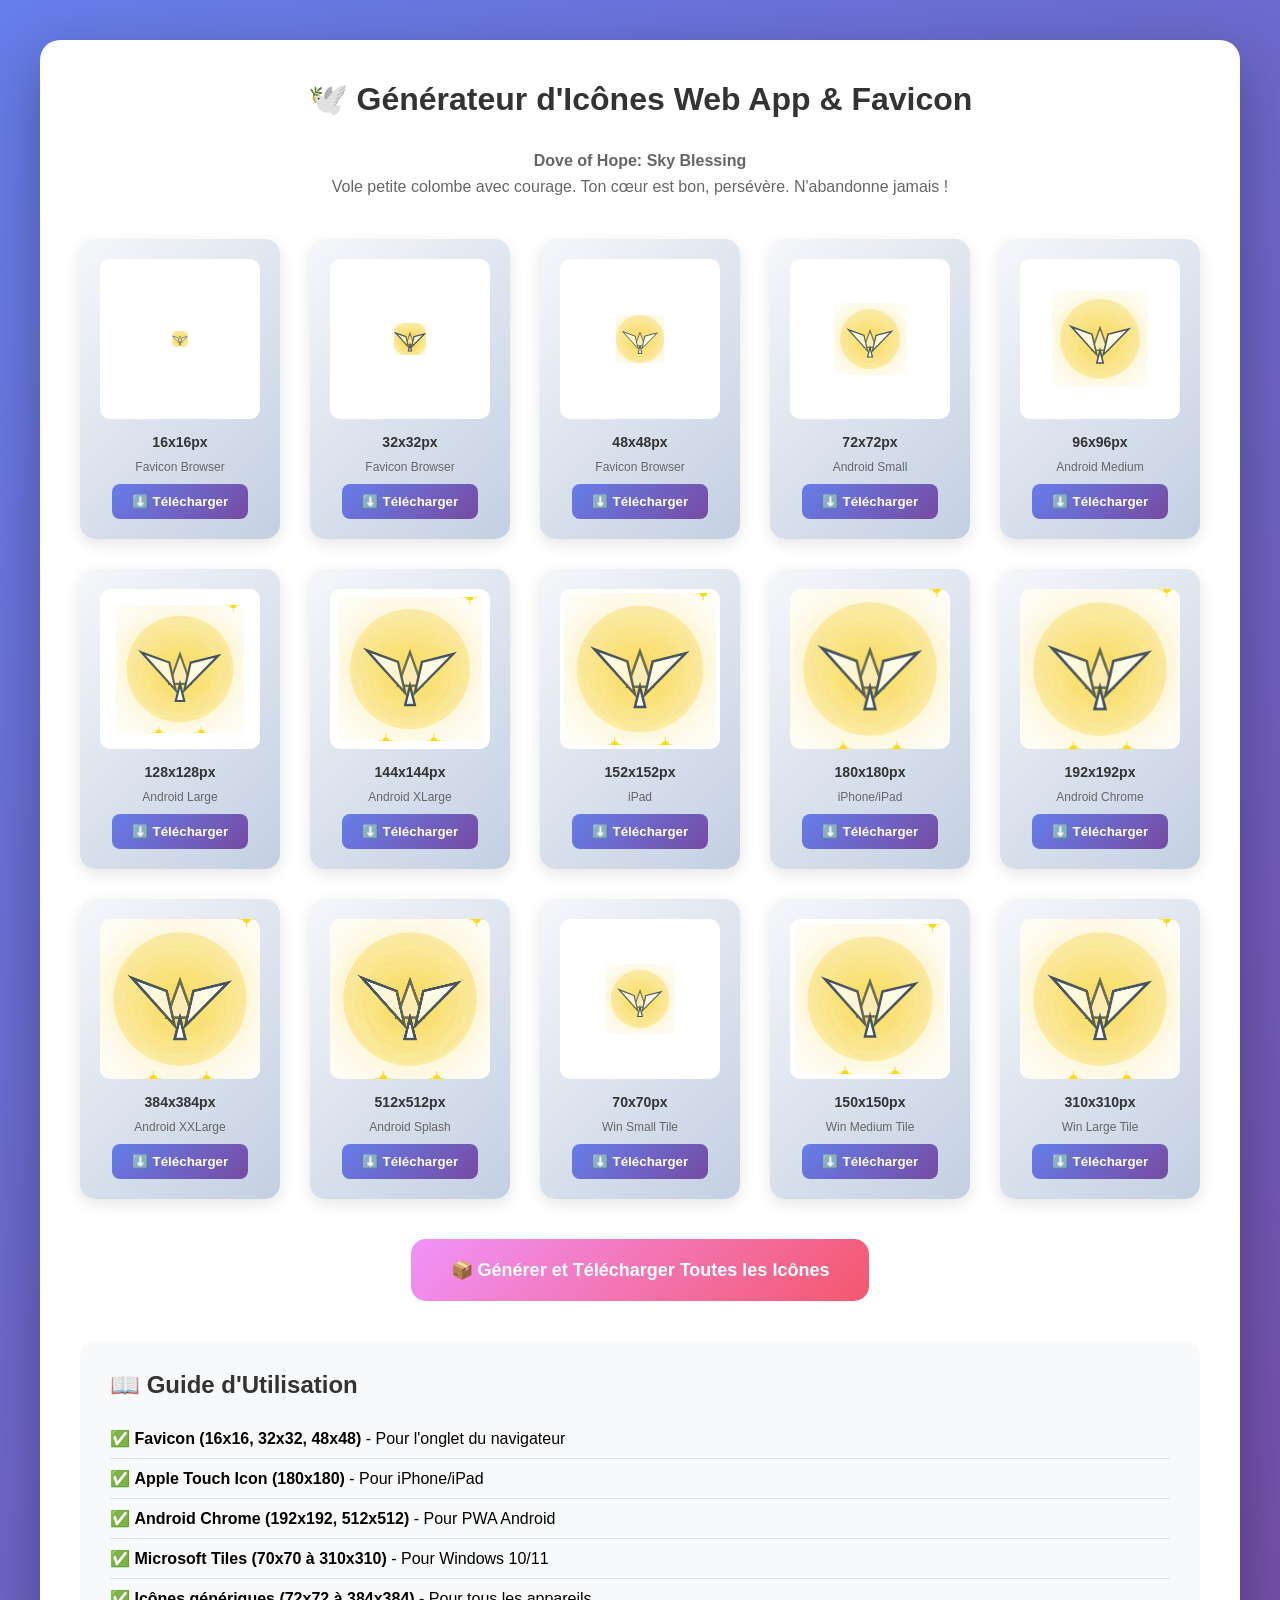
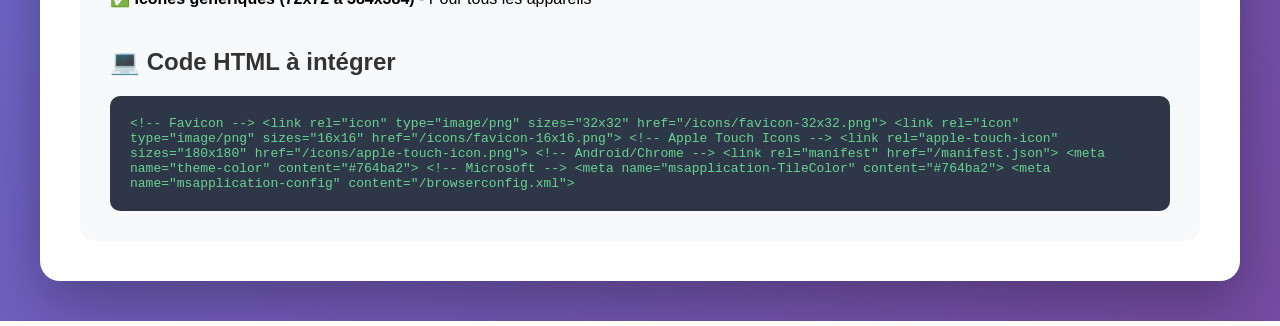
<file: social-media-kit/icon-generator.html>
<!DOCTYPE html>
<html lang="fr">
<head>
    <meta charset="UTF-8">
    <meta name="viewport" content="width=device-width, initial-scale=1.0">
    <title>Générateur d'Icônes - Dove of Hope</title>
    <style>
        * {
            margin: 0;
            padding: 0;
            box-sizing: border-box;
        }

        body {
            font-family: 'Segoe UI', Tahoma, Geneva, Verdana, sans-serif;
            background: linear-gradient(135deg, #667eea 0%, #764ba2 100%);
            min-height: 100vh;
            padding: 40px 20px;
        }

        .container {
            max-width: 1200px;
            margin: 0 auto;
            background: white;
            border-radius: 20px;
            padding: 40px;
            box-shadow: 0 20px 60px rgba(0, 0, 0, 0.3);
        }

        h1 {
            text-align: center;
            color: #333;
            margin-bottom: 30px;
            font-size: 32px;
        }

        .intro {
            text-align: center;
            color: #666;
            margin-bottom: 40px;
            line-height: 1.6;
        }

        .icon-grid {
            display: grid;
            grid-template-columns: repeat(auto-fit, minmax(200px, 1fr));
            gap: 30px;
            margin-bottom: 40px;
        }

        .icon-card {
            background: linear-gradient(135deg, #f5f7fa 0%, #c3cfe2 100%);
            border-radius: 15px;
            padding: 20px;
            text-align: center;
            box-shadow: 0 5px 15px rgba(0, 0, 0, 0.1);
            transition: transform 0.3s;
        }

        .icon-card:hover {
            transform: translateY(-5px);
        }

        .icon-preview {
            width: 100%;
            aspect-ratio: 1;
            background: white;
            border-radius: 10px;
            margin-bottom: 15px;
            display: flex;
            align-items: center;
            justify-content: center;
            overflow: hidden;
        }

        canvas {
            max-width: 100%;
            max-height: 100%;
        }

        .icon-info {
            font-size: 14px;
            color: #333;
            font-weight: bold;
            margin-bottom: 10px;
        }

        .download-btn {
            background: linear-gradient(135deg, #667eea 0%, #764ba2 100%);
            color: white;
            border: none;
            padding: 10px 20px;
            border-radius: 8px;
            cursor: pointer;
            font-weight: bold;
            transition: transform 0.2s;
        }

        .download-btn:hover {
            transform: scale(1.05);
        }

        .generate-all {
            text-align: center;
            margin-top: 40px;
        }

        .generate-all-btn {
            background: linear-gradient(135deg, #f093fb 0%, #f5576c 100%);
            color: white;
            border: none;
            padding: 20px 40px;
            border-radius: 15px;
            cursor: pointer;
            font-size: 18px;
            font-weight: bold;
            transition: transform 0.2s, box-shadow 0.2s;
        }

        .generate-all-btn:hover {
            transform: scale(1.05);
            box-shadow: 0 10px 30px rgba(245, 87, 108, 0.4);
        }

        .usage-guide {
            background: #f8f9fa;
            border-radius: 15px;
            padding: 30px;
            margin-top: 40px;
        }

        .usage-guide h2 {
            color: #333;
            margin-bottom: 20px;
        }

        .usage-guide ul {
            list-style: none;
            padding-left: 0;
        }

        .usage-guide li {
            padding: 10px 0;
            border-bottom: 1px solid #e0e0e0;
        }

        .usage-guide li:last-child {
            border-bottom: none;
        }

        .code-block {
            background: #2d3748;
            color: #a0aec0;
            padding: 20px;
            border-radius: 10px;
            margin-top: 15px;
            overflow-x: auto;
            font-family: 'Courier New', monospace;
            font-size: 13px;
        }

        .code-block code {
            color: #68d391;
        }
    </style>
</head>
<body>
    <div class="container">
        <h1>🕊️ Générateur d'Icônes Web App & Favicon</h1>
        <div class="intro">
            <p><strong>Dove of Hope: Sky Blessing</strong></p>
            <p>Vole petite colombe avec courage. Ton cœur est bon, persévère. N'abandonne jamais !</p>
        </div>

        <div class="icon-grid" id="iconGrid"></div>

        <div class="generate-all">
            <button class="generate-all-btn" onclick="generateAllIcons()">
                📦 Générer et Télécharger Toutes les Icônes
            </button>
        </div>

        <div class="usage-guide">
            <h2>📖 Guide d'Utilisation</h2>
            <ul>
                <li>✅ <strong>Favicon (16x16, 32x32, 48x48)</strong> - Pour l'onglet du navigateur</li>
                <li>✅ <strong>Apple Touch Icon (180x180)</strong> - Pour iPhone/iPad</li>
                <li>✅ <strong>Android Chrome (192x192, 512x512)</strong> - Pour PWA Android</li>
                <li>✅ <strong>Microsoft Tiles (70x70 à 310x310)</strong> - Pour Windows 10/11</li>
                <li>✅ <strong>Icônes génériques (72x72 à 384x384)</strong> - Pour tous les appareils</li>
            </ul>

            <h2 style="margin-top: 30px;">💻 Code HTML à intégrer</h2>
            <div class="code-block">
<code>&lt;!-- Favicon --&gt;
&lt;link rel="icon" type="image/png" sizes="32x32" href="/icons/favicon-32x32.png"&gt;
&lt;link rel="icon" type="image/png" sizes="16x16" href="/icons/favicon-16x16.png"&gt;

&lt;!-- Apple Touch Icons --&gt;
&lt;link rel="apple-touch-icon" sizes="180x180" href="/icons/apple-touch-icon.png"&gt;

&lt;!-- Android/Chrome --&gt;
&lt;link rel="manifest" href="/manifest.json"&gt;
&lt;meta name="theme-color" content="#764ba2"&gt;

&lt;!-- Microsoft --&gt;
&lt;meta name="msapplication-TileColor" content="#764ba2"&gt;
&lt;meta name="msapplication-config" content="/browserconfig.xml"&gt;</code>
            </div>
        </div>
    </div>

    <script>
        const iconSizes = [
            { size: 16, name: 'favicon-16x16', desc: 'Favicon Browser' },
            { size: 32, name: 'favicon-32x32', desc: 'Favicon Browser' },
            { size: 48, name: 'favicon-48x48', desc: 'Favicon Browser' },
            { size: 72, name: 'icon-72x72', desc: 'Android Small' },
            { size: 96, name: 'icon-96x96', desc: 'Android Medium' },
            { size: 128, name: 'icon-128x128', desc: 'Android Large' },
            { size: 144, name: 'icon-144x144', desc: 'Android XLarge' },
            { size: 152, name: 'icon-152x152', desc: 'iPad' },
            { size: 180, name: 'apple-touch-icon', desc: 'iPhone/iPad' },
            { size: 192, name: 'icon-192x192', desc: 'Android Chrome' },
            { size: 384, name: 'icon-384x384', desc: 'Android XXLarge' },
            { size: 512, name: 'icon-512x512', desc: 'Android Splash' },
            { size: 70, name: 'ms-icon-70x70', desc: 'Win Small Tile' },
            { size: 150, name: 'ms-icon-150x150', desc: 'Win Medium Tile' },
            { size: 310, name: 'ms-icon-310x310', desc: 'Win Large Tile' }
        ];

        function drawDoveLogo(ctx, size) {
            // Fond transparent
            ctx.clearRect(0, 0, size, size);

            // Pour petites icônes (16px, 32px), utiliser une échelle plus grande
            // pour que les triangles soient bien visibles
            let scale;
            if (size <= 32) {
                scale = size / 40; // Échelle augmentée pour 16px et 32px
            } else if (size <= 48) {
                scale = size / 50;
            } else {
                scale = size / 60;
            }
            const s = (val) => val * scale;

            // Position centrée pour la colombe (maximale)
            const playerX = size/2 - s(20);
            const playerY = size/2 - s(15);

            // Halo doré (adapté selon la taille)
            const glow = '#f1c40f';
            let intensity, haloRadius, auraRadius;
            
            if (size <= 32) {
                // Pour 16px et 32px: halo plus petit mais visible
                intensity = s(15);
                haloRadius = s(22);
                auraRadius = s(30);
            } else {
                intensity = s(20);
                haloRadius = s(25);
                auraRadius = s(35);
            }
            
            const haloColor = 'rgba(241,196,15,0.3)';
            const haloGlow = '#f1c40f';

            ctx.shadowBlur = s(30);
            ctx.shadowColor = haloGlow;
            ctx.fillStyle = haloColor;
            ctx.beginPath();
            ctx.arc(playerX + s(20), playerY + s(15), haloRadius, 0, Math.PI * 2);
            ctx.fill();

            // Colombe du jeu - CODE EXACT
            ctx.shadowBlur = intensity;
            ctx.shadowColor = glow;
            ctx.fillStyle = '#ffffff';
            ctx.strokeStyle = '#2c3e50';
            
            // Ligne plus épaisse pour petites icônes
            if (size <= 32) {
                ctx.lineWidth = s(1.5);
            } else {
                ctx.lineWidth = s(1);
            }

            const beat = Math.sin(Date.now() * 0.015) * s(2);

            // Tête/bec
            ctx.beginPath();
            ctx.moveTo(playerX + s(20), playerY + s(8));
            ctx.lineTo(playerX + s(15), playerY + s(22));
            ctx.lineTo(playerX + s(25), playerY + s(22));
            ctx.closePath();
            ctx.fill();
            ctx.stroke();

            // Aile gauche
            ctx.beginPath();
            ctx.moveTo(playerX + s(15), playerY + s(12));
            ctx.lineTo(playerX + s(2), playerY + s(8) + beat);
            ctx.lineTo(playerX + s(18), playerY + s(25));
            ctx.closePath();
            ctx.fill();
            ctx.stroke();

            // Aile droite
            ctx.beginPath();
            ctx.moveTo(playerX + s(25), playerY + s(12));
            ctx.lineTo(playerX + s(38), playerY + s(8) - beat);
            ctx.lineTo(playerX + s(22), playerY + s(25));
            ctx.closePath();
            ctx.fill();
            ctx.stroke();

            // Queue
            ctx.beginPath();
            ctx.moveTo(playerX + s(20), playerY + s(22));
            ctx.lineTo(playerX + s(18), playerY + s(30));
            ctx.lineTo(playerX + s(22), playerY + s(30));
            ctx.closePath();
            ctx.fill();
            ctx.stroke();

            // Aura lumineuse externe réduite
            ctx.shadowBlur = s(40);
            ctx.shadowColor = 'rgba(241,196,15,0.4)';
            ctx.fillStyle = 'rgba(255,255,255,0.1)';
            ctx.beginPath();
            ctx.arc(playerX + s(20), playerY + s(15), auraRadius, 0, Math.PI * 2);
            ctx.fill();
            ctx.shadowBlur = 0;

            // Sparkles autour (seulement pour grandes icônes)
            if (size >= 128) {
                ctx.fillStyle = 'rgba(255, 215, 0, 0.9)';
                const sparkles = [
                    [playerX - s(15), playerY - s(10), 2],
                    [playerX + s(55), playerY - s(5), 2],
                    [playerX - s(5), playerY - s(20), 1.5],
                    [playerX + s(45), playerY - s(15), 1.5],
                    [playerX + s(10), playerY + s(45), 1.5],
                    [playerX + s(30), playerY + s(45), 1.5]
                ];

                sparkles.forEach(([x, y, r]) => {
                    ctx.beginPath();
                    ctx.arc(x, y, s(r), 0, Math.PI * 2);
                    ctx.fill();
                    
                    // Star points
                    for (let i = 0; i < 4; i++) {
                        const angle = (i * Math.PI) / 2;
                        ctx.beginPath();
                        ctx.moveTo(x, y);
                        ctx.lineTo(x + Math.cos(angle) * s(r * 2), y + Math.sin(angle) * s(r * 2));
                        ctx.strokeStyle = 'rgba(255, 215, 0, 0.7)';
                        ctx.lineWidth = s(0.5);
                        ctx.stroke();
                    }
                });
            }
        }

        function createIconCard(iconConfig) {
            const { size, name, desc } = iconConfig;

            const card = document.createElement('div');
            card.className = 'icon-card';

            const preview = document.createElement('div');
            preview.className = 'icon-preview';

            const canvas = document.createElement('canvas');
            canvas.width = size;
            canvas.height = size;
            canvas.id = `canvas-${size}`;
            
            const ctx = canvas.getContext('2d');
            drawDoveLogo(ctx, size);

            preview.appendChild(canvas);

            const info = document.createElement('div');
            info.className = 'icon-info';
            info.textContent = `${size}x${size}px`;

            const desc_elem = document.createElement('div');
            desc_elem.style.fontSize = '12px';
            desc_elem.style.color = '#666';
            desc_elem.style.marginBottom = '10px';
            desc_elem.textContent = desc;

            const btn = document.createElement('button');
            btn.className = 'download-btn';
            btn.textContent = '⬇️ Télécharger';
            btn.onclick = () => downloadIcon(canvas, name);

            card.appendChild(preview);
            card.appendChild(info);
            card.appendChild(desc_elem);
            card.appendChild(btn);

            return card;
        }

        function downloadIcon(canvas, filename) {
            canvas.toBlob(blob => {
                const url = URL.createObjectURL(blob);
                const a = document.createElement('a');
                a.href = url;
                a.download = `${filename}.png`;
                a.click();
                URL.revokeObjectURL(url);
            });
        }

        function generateAllIcons() {
            iconSizes.forEach(iconConfig => {
                const canvas = document.getElementById(`canvas-${iconConfig.size}`);
                if (canvas) {
                    setTimeout(() => {
                        downloadIcon(canvas, iconConfig.name);
                    }, iconSizes.indexOf(iconConfig) * 200);
                }
            });
        }

        // Initialize
        const grid = document.getElementById('iconGrid');
        iconSizes.forEach(config => {
            grid.appendChild(createIconCard(config));
        });
    </script>
</body>
</html>
</file>
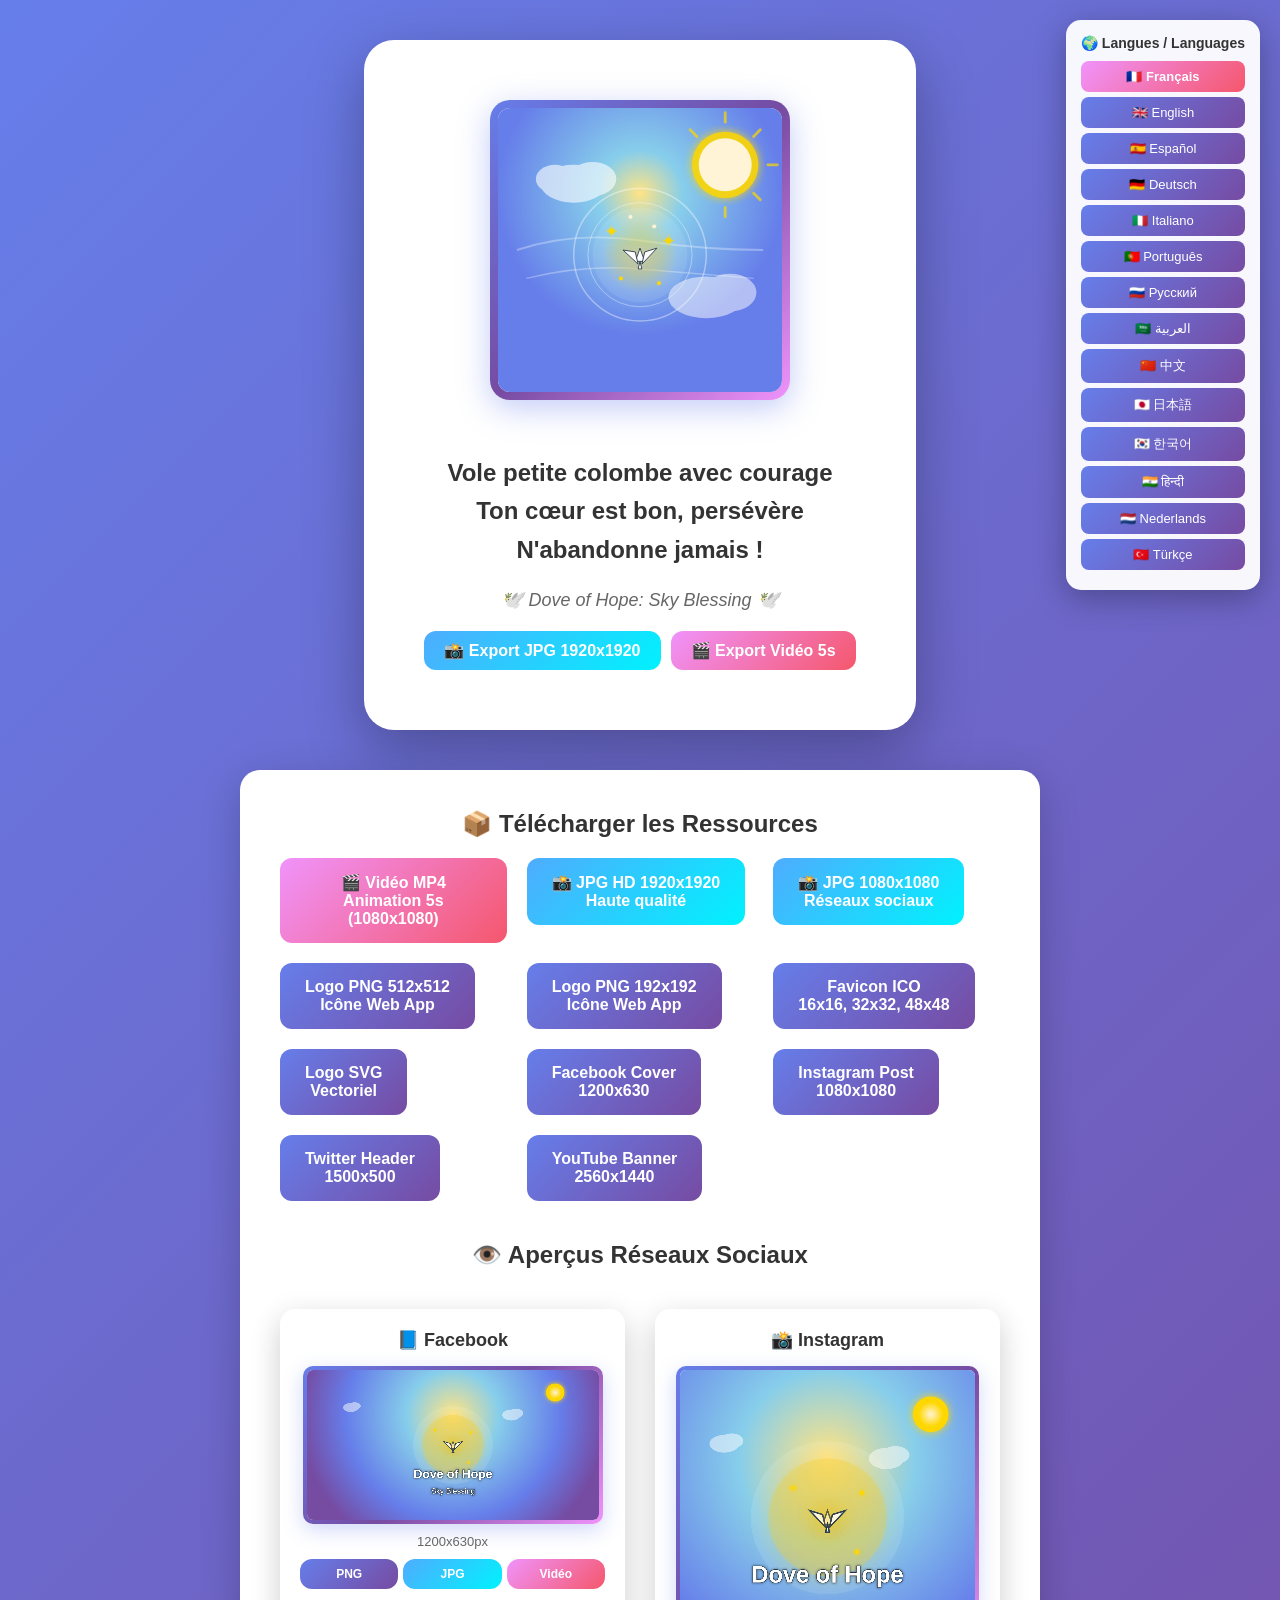
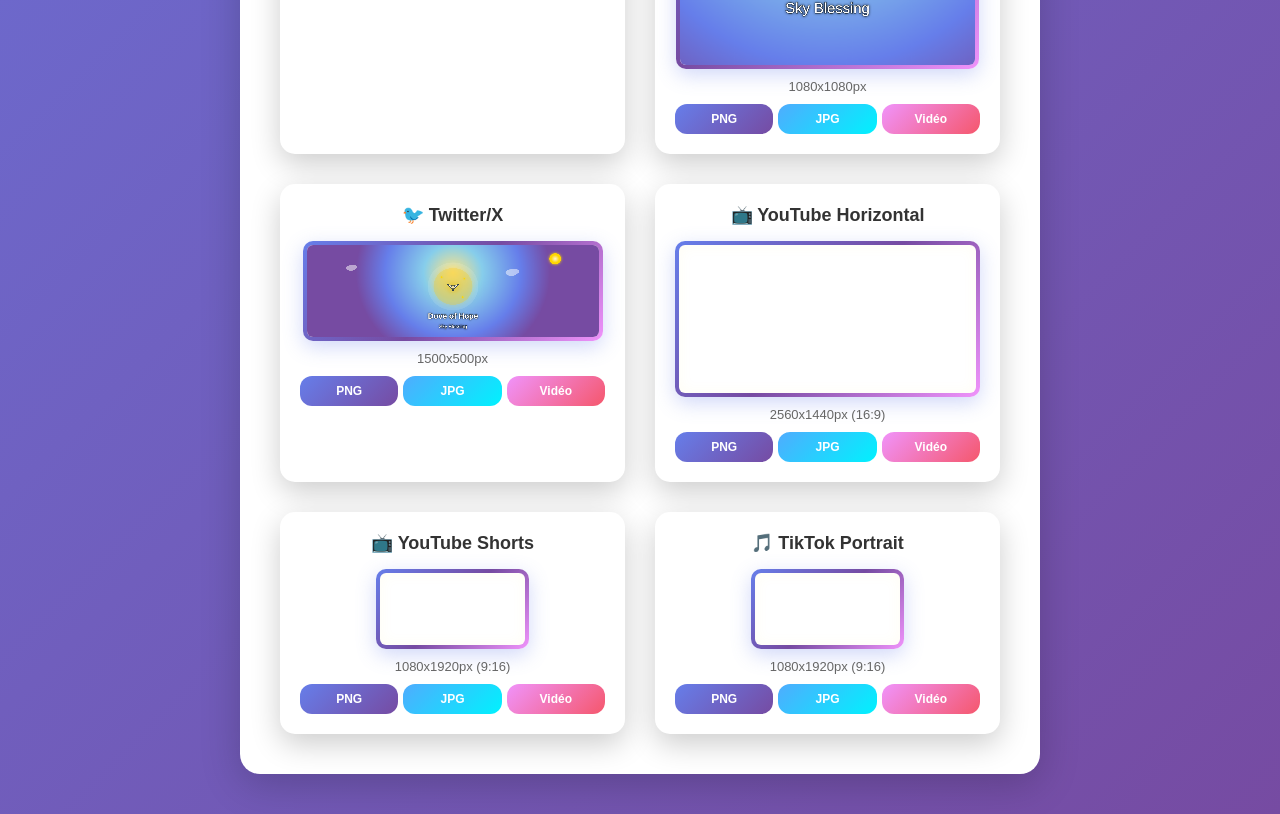
<file: social-media-kit/logo-animated.html>
<!DOCTYPE html>
<html lang="fr">
<head>
    <meta charset="UTF-8">
    <meta name="viewport" content="width=device-width, initial-scale=1.0">
    <title>Dove of Hope - Logo Animé avec Philosophie (14 langues)</title>
    <style>
        * {
            margin: 0;
            padding: 0;
            box-sizing: border-box;
        }

        body {
            font-family: 'Segoe UI', Tahoma, Geneva, Verdana, sans-serif;
            background: linear-gradient(135deg, #667eea 0%, #764ba2 100%);
            min-height: 100vh;
            display: flex;
            flex-direction: column;
            align-items: center;
            padding: 40px 20px;
            overflow-x: hidden;
        }

        .language-selector {
            position: fixed;
            top: 20px;
            right: 20px;
            z-index: 1000;
            background: rgba(255, 255, 255, 0.95);
            border-radius: 15px;
            padding: 15px;
            box-shadow: 0 8px 32px rgba(0, 0, 0, 0.3);
            max-height: 90vh;
            overflow-y: auto;
        }

        .language-selector h3 {
            margin-bottom: 10px;
            font-size: 14px;
            color: #333;
        }

        .language-btn {
            display: block;
            width: 100%;
            padding: 8px 12px;
            margin: 5px 0;
            background: linear-gradient(135deg, #667eea 0%, #764ba2 100%);
            color: white;
            border: none;
            border-radius: 8px;
            cursor: pointer;
            font-size: 13px;
            transition: transform 0.2s, box-shadow 0.2s;
        }

        .language-btn:hover {
            transform: scale(1.05);
            box-shadow: 0 4px 12px rgba(0, 0, 0, 0.3);
        }

        .language-btn.active {
            background: linear-gradient(135deg, #f093fb 0%, #f5576c 100%);
            font-weight: bold;
        }

        .logo-container {
            background: white;
            border-radius: 30px;
            padding: 60px;
            box-shadow: 0 20px 60px rgba(0, 0, 0, 0.3);
            text-align: center;
            margin-bottom: 40px;
            animation: fadeInUp 1s ease-out;
        }

        @keyframes fadeInUp {
            from {
                opacity: 0;
                transform: translateY(30px);
            }
            to {
                opacity: 1;
                transform: translateY(0);
            }
        }

        .logo-svg {
            width: 300px;
            height: 300px;
            margin-bottom: 30px;
            border: 8px solid transparent;
            border-radius: 20px;
            background: linear-gradient(white, white) padding-box,
                        linear-gradient(135deg, #667eea 0%, #764ba2 50%, #f093fb 100%) border-box;
            box-shadow: 0 8px 32px rgba(102, 126, 234, 0.4),
                        inset 0 0 20px rgba(255, 215, 0, 0.1);
        }

        .dove-wing-left {
            animation: flapLeft 2s ease-in-out infinite;
            transform-origin: 150px 150px;
        }

        .dove-wing-right {
            animation: flapRight 2s ease-in-out infinite;
            transform-origin: 150px 150px;
        }

        @keyframes flapLeft {
            0%, 100% { transform: rotate(0deg); }
            50% { transform: rotate(-15deg); }
        }

        @keyframes flapRight {
            0%, 100% { transform: rotate(0deg); }
            50% { transform: rotate(15deg); }
        }

        .dove-body {
            animation: float 3s ease-in-out infinite;
        }

        @keyframes float {
            0%, 100% { transform: translateY(0px); }
            50% { transform: translateY(-10px); }
        }

        .divine-aura {
            animation: auraGlow 3s ease-in-out infinite;
        }

        @keyframes auraGlow {
            0%, 100% { opacity: 0.6; transform: scale(1); }
            50% { opacity: 0.9; transform: scale(1.05); }
        }

        .sun {
            animation: sunRotate 20s linear infinite;
            transform-origin: 240px 60px;
        }

        @keyframes sunRotate {
            from { transform: rotate(0deg); }
            to { transform: rotate(360deg); }
        }

        .design-lines {
            animation: lineFlow 4s ease-in-out infinite;
        }

        @keyframes lineFlow {
            0%, 100% { opacity: 0.3; }
            50% { opacity: 0.6; }
        }

        .philosophy-text {
            font-size: 24px;
            font-weight: bold;
            color: #333;
            margin: 20px 0;
            line-height: 1.6;
            animation: textGlow 3s ease-in-out infinite;
        }

        @keyframes textGlow {
            0%, 100% { text-shadow: 0 0 10px rgba(102, 126, 234, 0.5); }
            50% { text-shadow: 0 0 20px rgba(102, 126, 234, 0.8); }
        }

        .tagline {
            font-size: 18px;
            color: #666;
            font-style: italic;
            margin-top: 10px;
        }

        .download-section {
            background: white;
            border-radius: 20px;
            padding: 40px;
            box-shadow: 0 10px 40px rgba(0, 0, 0, 0.2);
            max-width: 800px;
            width: 100%;
        }

        .download-section h2 {
            color: #333;
            margin-bottom: 20px;
            text-align: center;
        }

        .download-grid {
            display: grid;
            grid-template-columns: repeat(auto-fit, minmax(200px, 1fr));
            gap: 20px;
            margin-top: 20px;
        }

        .download-btn {
            background: linear-gradient(135deg, #667eea 0%, #764ba2 100%);
            color: white;
            padding: 15px 25px;
            border: none;
            border-radius: 12px;
            cursor: pointer;
            font-size: 16px;
            font-weight: bold;
            transition: transform 0.2s, box-shadow 0.2s;
            text-align: center;
        }

        .download-btn:hover {
            transform: translateY(-3px);
            box-shadow: 0 8px 20px rgba(102, 126, 234, 0.4);
        }

        .download-btn.btn-video {
            background: linear-gradient(135deg, #f093fb 0%, #f5576c 100%);
        }

        .download-btn.btn-video:hover {
            box-shadow: 0 8px 20px rgba(240, 147, 251, 0.5);
        }

        .download-btn.btn-jpg {
            background: linear-gradient(135deg, #4facfe 0%, #00f2fe 100%);
        }

        .download-btn.btn-jpg:hover {
            box-shadow: 0 8px 20px rgba(79, 172, 254, 0.5);
        }

        .download-btn:active {
            font-size: 12px;
            color: #999;
            margin-top: 5px;
        }

        .social-preview {
            display: grid;
            grid-template-columns: repeat(auto-fit, minmax(280px, 1fr));
            gap: 30px;
            margin-top: 40px;
        }

        .preview-card {
            background: white;
            border-radius: 15px;
            padding: 20px;
            box-shadow: 0 10px 30px rgba(0, 0, 0, 0.2);
            overflow: hidden;
        }

        .preview-card h3 {
            margin-bottom: 15px;
            font-size: 18px;
            color: #333;
            text-align: center;
        }

        .preview-canvas {
            width: 100%;
            border-radius: 10px;
            border: 4px solid transparent;
            background: linear-gradient(white, white) padding-box,
                        linear-gradient(135deg, #667eea 0%, #764ba2 50%, #f093fb 100%) border-box;
            box-shadow: 0 6px 20px rgba(102, 126, 234, 0.3),
                        inset 0 0 15px rgba(255, 215, 0, 0.05);
            cursor: pointer;
            transition: transform 0.3s, box-shadow 0.3s;
            display: block;
            margin: 0 auto;
        }
        
        .preview-canvas.portrait {
            max-width: 50%;
            height: auto;
        }

        .preview-canvas:hover {
            transform: scale(1.02);
            box-shadow: 0 8px 30px rgba(102, 126, 234, 0.5),
                        inset 0 0 20px rgba(255, 215, 0, 0.1);
        }

        .preview-info {
            margin-top: 10px;
            text-align: center;
            font-size: 13px;
            color: #666;
        }

        .preview-icon {
            width: 100px;
            height: 100px;
            margin: 0 auto 15px;
            background: white;
            border-radius: 50%;
            display: flex;
            align-items: center;
            justify-content: center;
            font-size: 50px;
        }

        .sparkle {
            animation: sparkle 2s ease-in-out infinite;
        }

        @keyframes sparkle {
            0%, 100% { opacity: 1; transform: scale(1); }
            50% { opacity: 0.7; transform: scale(1.1); }
        }
    </style>
</head>
<body>
    <div class="language-selector">
        <h3>🌍 Langues / Languages</h3>
        <button class="language-btn active" onclick="changeLanguage('fr')">🇫🇷 Français</button>
        <button class="language-btn" onclick="changeLanguage('en')">🇬🇧 English</button>
        <button class="language-btn" onclick="changeLanguage('es')">🇪🇸 Español</button>
        <button class="language-btn" onclick="changeLanguage('de')">🇩🇪 Deutsch</button>
        <button class="language-btn" onclick="changeLanguage('it')">🇮🇹 Italiano</button>
        <button class="language-btn" onclick="changeLanguage('pt')">🇵🇹 Português</button>
        <button class="language-btn" onclick="changeLanguage('ru')">🇷🇺 Русский</button>
        <button class="language-btn" onclick="changeLanguage('ar')">🇸🇦 العربية</button>
        <button class="language-btn" onclick="changeLanguage('zh')">🇨🇳 中文</button>
        <button class="language-btn" onclick="changeLanguage('ja')">🇯🇵 日本語</button>
        <button class="language-btn" onclick="changeLanguage('ko')">🇰🇷 한국어</button>
        <button class="language-btn" onclick="changeLanguage('hi')">🇮🇳 हिन्दी</button>
        <button class="language-btn" onclick="changeLanguage('nl')">🇳🇱 Nederlands</button>
        <button class="language-btn" onclick="changeLanguage('tr')">🇹🇷 Türkçe</button>
    </div>

    <div class="logo-container">
        <svg class="logo-svg" viewBox="0 0 300 300" xmlns="http://www.w3.org/2000/svg">
            <!-- Dégradés -->
            <defs>
                <radialGradient id="skyGradient" cx="50%" cy="30%">
                    <stop offset="0%" style="stop-color:#FFE484;stop-opacity:1" />
                    <stop offset="30%" style="stop-color:#87CEEB;stop-opacity:1" />
                    <stop offset="100%" style="stop-color:#667eea;stop-opacity:1" />
                </radialGradient>
                <radialGradient id="haloGradient" cx="50%" cy="50%">
                    <stop offset="0%" style="stop-color:rgba(241,196,15,0.3);stop-opacity:1" />
                    <stop offset="50%" style="stop-color:rgba(241,196,15,0.2);stop-opacity:1" />
                    <stop offset="100%" style="stop-color:rgba(241,196,15,0);stop-opacity:0" />
                </radialGradient>
                <filter id="glow">
                    <feGaussianBlur stdDeviation="5" result="coloredBlur"/>
                    <feMerge>
                        <feMergeNode in="coloredBlur"/>
                        <feMergeNode in="SourceGraphic"/>
                    </feMerge>
                </filter>
                <filter id="strongGlow">
                    <feGaussianBlur stdDeviation="10" result="coloredBlur"/>
                    <feMerge>
                        <feMergeNode in="coloredBlur"/>
                        <feMergeNode in="SourceGraphic"/>
                    </feMerge>
                </filter>
            </defs>

            <!-- Fond ciel avec dégradé -->
            <rect width="300" height="300" fill="url(#skyGradient)"/>

            <!-- Soleil -->
            <g class="sun">
                <circle cx="240" cy="60" r="35" fill="#FFD700" opacity="0.9" filter="url(#glow)"/>
                <circle cx="240" cy="60" r="28" fill="#FFF4D6"/>
                <!-- Rayons du soleil -->
                <g opacity="0.7">
                    <line x1="240" y1="15" x2="240" y2="5" stroke="#FFD700" stroke-width="3" stroke-linecap="round"/>
                    <line x1="270" y1="30" x2="277" y2="23" stroke="#FFD700" stroke-width="3" stroke-linecap="round"/>
                    <line x1="285" y1="60" x2="295" y2="60" stroke="#FFD700" stroke-width="3" stroke-linecap="round"/>
                    <line x1="270" y1="90" x2="277" y2="97" stroke="#FFD700" stroke-width="3" stroke-linecap="round"/>
                    <line x1="210" y1="30" x2="203" y2="23" stroke="#FFD700" stroke-width="3" stroke-linecap="round"/>
                    <line x1="240" y1="105" x2="240" y2="115" stroke="#FFD700" stroke-width="3" stroke-linecap="round"/>
                </g>
            </g>

            <!-- Nuages d'arrière-plan -->
            <g opacity="0.6">
                <ellipse cx="80" cy="80" rx="35" ry="20" fill="#FFFFFF"/>
                <ellipse cx="100" cy="75" rx="25" ry="18" fill="#FFFFFF"/>
                <ellipse cx="60" cy="75" rx="20" ry="15" fill="#FFFFFF"/>
            </g>
            <g opacity="0.5">
                <ellipse cx="220" cy="200" rx="40" ry="22" fill="#FFFFFF"/>
                <ellipse cx="245" cy="195" rx="28" ry="20" fill="#FFFFFF"/>
            </g>

            <!-- Lignes de design dynamiques -->
            <g class="design-lines" opacity="0.3">
                <path d="M20 150 Q80 130 150 140 T280 150" stroke="#FFFFFF" stroke-width="2" fill="none"/>
                <path d="M30 180 Q90 165 150 170 T270 180" stroke="#FFFFFF" stroke-width="1.5" fill="none"/>
            </g>

            <!-- Halo divin (comme dans le jeu) -->
            <g class="divine-aura">
                <circle cx="150" cy="155" r="40" fill="url(#haloGradient)" filter="url(#glow)"/>
            </g>

            <!-- Aura lumineuse externe -->
            <circle cx="150" cy="155" r="50" fill="rgba(255,255,255,0.1)" filter="url(#strongGlow)" opacity="0.8"/>

            <!-- Rayons de lumière (particules) -->
            <g class="sparkle">
                <circle cx="120" cy="130" r="2" fill="#FFD700" opacity="0.8">
                    <animate attributeName="opacity" values="0.8;0.3;0.8" dur="2s" repeatCount="indefinite"/>
                </circle>
                <circle cx="180" cy="140" r="2" fill="#FFD700" opacity="0.7">
                    <animate attributeName="opacity" values="0.7;0.3;0.7" dur="2.5s" repeatCount="indefinite"/>
                </circle>
                <circle cx="140" cy="115" r="1.5" fill="#FFF4D6" opacity="0.9">
                    <animate attributeName="opacity" values="0.9;0.4;0.9" dur="1.8s" repeatCount="indefinite"/>
                </circle>
                <circle cx="165" cy="125" r="1.5" fill="#FFF4D6" opacity="0.8">
                    <animate attributeName="opacity" values="0.8;0.3;0.8" dur="2.2s" repeatCount="indefinite"/>
                </circle>
            </g>

            <!-- COLOMBE DU JEU (CODE EXACT) -->
            <g class="dove-body" filter="url(#strongGlow)">
                <!-- Tête/bec -->
                <path d="M150 148 L145 162 L155 162 Z" 
                      fill="#FFFFFF" stroke="#2c3e50" stroke-width="1"/>
                
                <!-- Aile gauche (avec animation) -->
                <g class="dove-wing-left">
                    <path d="M145 152 L132 150 L148 165 Z" 
                          fill="#FFFFFF" stroke="#2c3e50" stroke-width="1"/>
                </g>
                
                <!-- Aile droite (avec animation) -->
                <g class="dove-wing-right">
                    <path d="M155 152 L168 148 L152 165 Z" 
                          fill="#FFFFFF" stroke="#2c3e50" stroke-width="1"/>
                </g>
                
                <!-- Queue -->
                <path d="M150 162 L148 170 L152 170 Z" 
                      fill="#FFFFFF" stroke="#2c3e50" stroke-width="1"/>
            </g>

            <!-- Cercles de design au premier plan -->
            <g class="design-circles" opacity="0.4">
                <circle cx="150" cy="155" r="70" fill="none" stroke="#FFFFFF" stroke-width="1.5"/>
                <circle cx="150" cy="155" r="55" fill="none" stroke="#FFFFFF" stroke-width="1"/>
            </g>

            <!-- Étoiles dorées autour -->
            <g class="golden-stars">
                <g transform="translate(120, 130)">
                    <circle r="3" fill="#FFD700" filter="url(#glow)"/>
                    <line x1="0" y1="-6" x2="0" y2="6" stroke="#FFD700" stroke-width="1" opacity="0.8"/>
                    <line x1="-6" y1="0" x2="6" y2="0" stroke="#FFD700" stroke-width="1" opacity="0.8"/>
                </g>
                <g transform="translate(180, 140)">
                    <circle r="3" fill="#FFD700" filter="url(#glow)"/>
                    <line x1="0" y1="-6" x2="0" y2="6" stroke="#FFD700" stroke-width="1" opacity="0.8"/>
                    <line x1="-6" y1="0" x2="6" y2="0" stroke="#FFD700" stroke-width="1" opacity="0.8"/>
                </g>
                <g transform="translate(140, 115)">
                    <circle r="2" fill="#FFF4D6" filter="url(#glow)"/>
                </g>
                <g transform="translate(165, 125)">
                    <circle r="2" fill="#FFF4D6" filter="url(#glow)"/>
                </g>
                <g transform="translate(130, 180)">
                    <circle r="2" fill="#FFD700" filter="url(#glow)"/>
                </g>
                <g transform="translate(170, 185)">
                    <circle r="2" fill="#FFD700" filter="url(#glow)"/>
                </g>
            </g>
        </svg>

        <div class="philosophy-text" id="philosophy">
            Vole petite colombe avec courage<br>
            Ton cœur est bon, persévère<br>
            N'abandonne jamais !
        </div>
        <div class="tagline" id="tagline">
            🕊️ Dove of Hope: Sky Blessing 🕊️
        </div>
        
        <!-- Boutons d'export pour le logo SVG -->
        <div style="display:flex;gap:10px;justify-content:center;margin-top:20px;">
            <button class="download-btn btn-jpg" style="padding:10px 20px;" onclick="downloadMainLogoJPG(1920)">
                📸 Export JPG 1920x1920
            </button>
            <button class="download-btn btn-video" style="padding:10px 20px;" onclick="downloadMainLogoVideo()">
                🎬 Export Vidéo 5s
            </button>
        </div>
    </div>

    <div class="download-section">
        <h2>📦 Télécharger les Ressources</h2>
        
        <div class="download-grid">
            <div>
                <button class="download-btn btn-video" onclick="downloadVideo()">
                    🎬 Vidéo MP4
                    <div class="size-info">Animation 5s (1080x1080)</div>
                </button>
            </div>
            <div>
                <button class="download-btn btn-jpg" onclick="downloadJPG(1920)">
                    📸 JPG HD 1920x1920
                    <div class="size-info">Haute qualité</div>
                </button>
            </div>
            <div>
                <button class="download-btn btn-jpg" onclick="downloadJPG(1080)">
                    📸 JPG 1080x1080
                    <div class="size-info">Réseaux sociaux</div>
                </button>
            </div>
            <div>
                <button class="download-btn" onclick="downloadLogo('png', 512)">
                    Logo PNG 512x512
                    <div class="size-info">Icône Web App</div>
                </button>
            </div>
            <div>
                <button class="download-btn" onclick="downloadLogo('png', 192)">
                    Logo PNG 192x192
                    <div class="size-info">Icône Web App</div>
                </button>
            </div>
            <div>
                <button class="download-btn" onclick="downloadFavicon()">
                    Favicon ICO
                    <div class="size-info">16x16, 32x32, 48x48</div>
                </button>
            </div>
            <div>
                <button class="download-btn" onclick="downloadSVG()">
                    Logo SVG
                    <div class="size-info">Vectoriel</div>
                </button>
            </div>
            <div>
                <button class="download-btn" onclick="downloadSocial('facebook')">
                    Facebook Cover
                    <div class="size-info">1200x630</div>
                </button>
            </div>
            <div>
                <button class="download-btn" onclick="downloadSocial('instagram')">
                    Instagram Post
                    <div class="size-info">1080x1080</div>
                </button>
            </div>
            <div>
                <button class="download-btn" onclick="downloadSocial('twitter')">
                    Twitter Header
                    <div class="size-info">1500x500</div>
                </button>
            </div>
            <div>
                <button class="download-btn" onclick="downloadSocial('youtube')">
                    YouTube Banner
                    <div class="size-info">2560x1440</div>
                </button>
            </div>
        </div>

        <h2 style="margin-top: 40px;">👁️ Aperçus Réseaux Sociaux</h2>
        <div class="social-preview">
            <div class="preview-card">
                <h3>📘 Facebook</h3>
                <canvas id="previewFacebook" class="preview-canvas"></canvas>
                <div class="preview-info">1200x630px</div>
                <div style="display:flex;gap:5px;margin-top:10px;">
                    <button class="download-btn" style="flex:1;font-size:12px;padding:8px;" onclick="downloadSocialFormat('facebook', 'png')">PNG</button>
                    <button class="download-btn btn-jpg" style="flex:1;font-size:12px;padding:8px;" onclick="downloadSocialFormat('facebook', 'jpg')">JPG</button>
                    <button class="download-btn btn-video" style="flex:1;font-size:12px;padding:8px;" onclick="downloadSocialVideo('facebook')">Vidéo</button>
                </div>
            </div>
            <div class="preview-card">
                <h3>📸 Instagram</h3>
                <canvas id="previewInstagram" class="preview-canvas"></canvas>
                <div class="preview-info">1080x1080px</div>
                <div style="display:flex;gap:5px;margin-top:10px;">
                    <button class="download-btn" style="flex:1;font-size:12px;padding:8px;" onclick="downloadSocialFormat('instagram', 'png')">PNG</button>
                    <button class="download-btn btn-jpg" style="flex:1;font-size:12px;padding:8px;" onclick="downloadSocialFormat('instagram', 'jpg')">JPG</button>
                    <button class="download-btn btn-video" style="flex:1;font-size:12px;padding:8px;" onclick="downloadSocialVideo('instagram')">Vidéo</button>
                </div>
            </div>
            <div class="preview-card">
                <h3>🐦 Twitter/X</h3>
                <canvas id="previewTwitter" class="preview-canvas"></canvas>
                <div class="preview-info">1500x500px</div>
                <div style="display:flex;gap:5px;margin-top:10px;">
                    <button class="download-btn" style="flex:1;font-size:12px;padding:8px;" onclick="downloadSocialFormat('twitter', 'png')">PNG</button>
                    <button class="download-btn btn-jpg" style="flex:1;font-size:12px;padding:8px;" onclick="downloadSocialFormat('twitter', 'jpg')">JPG</button>
                    <button class="download-btn btn-video" style="flex:1;font-size:12px;padding:8px;" onclick="downloadSocialVideo('twitter')">Vidéo</button>
                </div>
            </div>
            <div class="preview-card">
                <h3>📺 YouTube Horizontal</h3>
                <canvas id="previewYouTube" class="preview-canvas"></canvas>
                <div class="preview-info">2560x1440px (16:9)</div>
                <div style="display:flex;gap:5px;margin-top:10px;">
                    <button class="download-btn" style="flex:1;font-size:12px;padding:8px;" onclick="downloadSocialFormat('youtube', 'png')">PNG</button>
                    <button class="download-btn btn-jpg" style="flex:1;font-size:12px;padding:8px;" onclick="downloadSocialFormat('youtube', 'jpg')">JPG</button>
                    <button class="download-btn btn-video" style="flex:1;font-size:12px;padding:8px;" onclick="downloadSocialVideo('youtube')">Vidéo</button>
                </div>
            </div>
            <div class="preview-card">
                <h3>📺 YouTube Shorts</h3>
                <canvas id="previewYoutubeShorts" class="preview-canvas portrait"></canvas>
                <div class="preview-info">1080x1920px (9:16)</div>
                <div style="display:flex;gap:5px;margin-top:10px;flex-wrap:wrap;justify-content:center;">
                    <button class="download-btn" style="flex:1;min-width:80px;font-size:12px;padding:8px;" onclick="downloadSocialFormat('youtubeshorts', 'png')">PNG</button>
                    <button class="download-btn btn-jpg" style="flex:1;min-width:80px;font-size:12px;padding:8px;" onclick="downloadSocialFormat('youtubeshorts', 'jpg')">JPG</button>
                    <button class="download-btn btn-video" style="flex:1;min-width:80px;font-size:12px;padding:8px;" onclick="downloadSocialVideo('youtubeshorts')">Vidéo</button>
                </div>
            </div>
            <div class="preview-card">
                <h3>🎵 TikTok Portrait</h3>
                <canvas id="previewTiktok" class="preview-canvas portrait"></canvas>
                <div class="preview-info">1080x1920px (9:16)</div>
                <div style="display:flex;gap:5px;margin-top:10px;flex-wrap:wrap;justify-content:center;">
                    <button class="download-btn" style="flex:1;min-width:80px;font-size:12px;padding:8px;" onclick="downloadSocialFormat('tiktok', 'png')">PNG</button>
                    <button class="download-btn btn-jpg" style="flex:1;min-width:80px;font-size:12px;padding:8px;" onclick="downloadSocialFormat('tiktok', 'jpg')">JPG</button>
                    <button class="download-btn btn-video" style="flex:1;min-width:80px;font-size:12px;padding:8px;" onclick="downloadSocialVideo('tiktok')">Vidéo</button>
                </div>
            </div>
        </div>
    </div>

    <script>
        const translations = {
            fr: {
                philosophy: "Vole petite colombe avec courage<br>Ton cœur est bon, persévère<br>N'abandonne jamais !",
                tagline: "🕊️ Dove of Hope: Sky Blessing 🕊️"
            },
            en: {
                philosophy: "Fly little dove with courage<br>Your heart is good, persevere<br>Never give up!",
                tagline: "🕊️ Dove of Hope: Sky Blessing 🕊️"
            },
            es: {
                philosophy: "Vuela pequeña paloma con coraje<br>Tu corazón es bueno, persevera<br>¡Nunca te rindas!",
                tagline: "🕊️ Paloma de la Esperanza: Bendición del Cielo 🕊️"
            },
            de: {
                philosophy: "Fliege kleine Taube mit Mut<br>Dein Herz ist gut, halte durch<br>Gib niemals auf!",
                tagline: "🕊️ Taube der Hoffnung: Himmels Segen 🕊️"
            },
            it: {
                philosophy: "Vola piccola colomba con coraggio<br>Il tuo cuore è buono, persevera<br>Non mollare mai!",
                tagline: "🕊️ Colomba della Speranza: Benedizione del Cielo 🕊️"
            },
            pt: {
                philosophy: "Voa pequena pomba com coragem<br>Teu coração é bom, persevera<br>Nunca desistas!",
                tagline: "🕊️ Pomba da Esperança: Bênção do Céu 🕊️"
            },
            ru: {
                philosophy: "Лети маленький голубь с отвагой<br>Твое сердце доброе, не сдавайся<br>Никогда не отступай!",
                tagline: "🕊️ Голубь Надежды: Небесное Благословение 🕊️"
            },
            ar: {
                philosophy: "طر أيها الحمام الصغير بشجاعة<br>قلبك طيب، ثابر<br>!لا تستسلم أبداً",
                tagline: "🕊️ حمامة الأمل: بركة السماء 🕊️"
            },
            zh: {
                philosophy: "勇敢飞翔吧，小鸽子<br>你的心是善良的，坚持下去<br>永不放弃！",
                tagline: "🕊️ 希望之鸽：天空的祝福 🕊️"
            },
            ja: {
                philosophy: "勇気を持って飛べ、小さな鳩よ<br>あなたの心は善い、諦めないで<br>決して諦めるな！",
                tagline: "🕊️ 希望の鳩：天の祝福 🕊️"
            },
            ko: {
                philosophy: "용기를 내어 날아라, 작은 비둘기여<br>너의 마음은 선하다, 인내하라<br>절대 포기하지 마라!",
                tagline: "🕊️ 희망의 비둘기: 하늘의 축복 🕊️"
            },
            hi: {
                philosophy: "साहस के साथ उड़ो छोटे कबूतर<br>तुम्हारा दिल अच्छा है, धैर्य रखो<br>कभी हार मत मानो!",
                tagline: "🕊️ आशा का कबूतर: आकाश का आशीर्वाद 🕊️"
            },
            nl: {
                philosophy: "Vlieg kleine duif met moed<br>Je hart is goed, volhard<br>Geef nooit op!",
                tagline: "🕊️ Duif van Hoop: Hemelse Zegen 🕊️"
            },
            tr: {
                philosophy: "Cesaretle uç küçük güvercin<br>Kalbin iyidir, sebat et<br>Asla vazgeçme!",
                tagline: "🕊️ Umut Güvercini: Gökyüzü Bereketi 🕊️"
            }
        };

        let currentLang = 'fr';

        // Générer les aperçus au chargement
        window.addEventListener('load', () => {
            generatePreview('facebook');
            generatePreview('instagram');
            generatePreview('twitter');
            generatePreview('youtube');
            generatePreview('youtubeshorts');
            generatePreview('tiktok');
        });

        function generatePreview(platform) {
            const sizes = {
                facebook: { width: 1200, height: 630, scale: 0.25 },
                instagram: { width: 1080, height: 1080, scale: 0.28 },
                twitter: { width: 1500, height: 500, scale: 0.2 },
                youtube: { width: 2560, height: 1440, scale: 0.12 },
                youtubeshorts: { width: 1080, height: 1920, scale: 0.15 },
                tiktok: { width: 1080, height: 1920, scale: 0.15 }
            };
            
            const { width, height, scale } = sizes[platform];
            const canvas = document.getElementById(`preview${platform.charAt(0).toUpperCase() + platform.slice(1)}`);
            const displayWidth = width * scale;
            const displayHeight = height * scale;
            
            canvas.width = width;
            canvas.height = height;
            canvas.style.width = displayWidth + 'px';
            canvas.style.height = displayHeight + 'px';
            
            const ctx = canvas.getContext('2d');
            
            // Fond dégradé
            const gradient = ctx.createRadialGradient(width/2, height*0.3, 0, width/2, height*0.3, height);
            gradient.addColorStop(0, '#FFE484');
            gradient.addColorStop(0.3, '#87CEEB');
            gradient.addColorStop(0.7, '#667eea');
            gradient.addColorStop(1, '#764ba2');
            ctx.fillStyle = gradient;
            ctx.fillRect(0, 0, width, height);
            
            // Soleil
            const sunSize = Math.min(width, height) * 0.06;
            const sunX = width * 0.85;
            const sunY = height * 0.15;
            const sunGradient = ctx.createRadialGradient(sunX, sunY, 0, sunX, sunY, sunSize);
            sunGradient.addColorStop(0, '#FFF4D6');
            sunGradient.addColorStop(0.7, '#FFD700');
            ctx.fillStyle = sunGradient;
            ctx.shadowBlur = sunSize * 0.5;
            ctx.shadowColor = '#FFD700';
            ctx.beginPath();
            ctx.arc(sunX, sunY, sunSize, 0, Math.PI * 2);
            ctx.fill();
            ctx.shadowBlur = 0;
            
            // Nuages
            const drawCloud = (x, y, cloudSize) => {
                ctx.fillStyle = 'rgba(255, 255, 255, 0.5)';
                ctx.beginPath();
                ctx.ellipse(x, y, cloudSize, cloudSize * 0.6, 0, 0, Math.PI * 2);
                ctx.ellipse(x + cloudSize * 0.5, y - cloudSize * 0.2, cloudSize * 0.8, cloudSize * 0.5, 0, 0, Math.PI * 2);
                ctx.fill();
            };
            const cloudSize = Math.min(width, height) * 0.05;
            drawCloud(width * 0.15, height * 0.25, cloudSize);
            drawCloud(width * 0.7, height * 0.3, cloudSize * 1.2);
            
            // Logo colombe centré (position adaptée pour formats portrait)
            const centerX = width / 2;
            let centerY;
            let logoScale;
            
            if (platform === 'twitter') {
                centerY = height * 0.45;
                logoScale = Math.min(width, height) / 300;
            } else if (platform === 'tiktok' || platform === 'youtubeshorts') {
                centerY = height * 0.35; // Plus haut pour formats portrait
                logoScale = width / 300; // Utiliser la largeur pour les portraits
            } else {
                centerY = height * 0.5;
                logoScale = Math.min(width, height) / 300;
            }
            
            // Halo
            const haloSize = 60 * logoScale;
            ctx.fillStyle = 'rgba(241, 196, 15, 0.3)';
            ctx.shadowBlur = 20 * logoScale;
            ctx.shadowColor = '#f1c40f';
            ctx.beginPath();
            ctx.arc(centerX, centerY, haloSize, 0, Math.PI * 2);
            ctx.fill();
            
            // Aura externe
            ctx.fillStyle = 'rgba(255, 255, 255, 0.1)';
            ctx.shadowBlur = 30 * logoScale;
            ctx.shadowColor = 'rgba(241, 196, 15, 0.4)';
            ctx.beginPath();
            ctx.arc(centerX, centerY, haloSize * 1.3, 0, Math.PI * 2);
            ctx.fill();
            ctx.shadowBlur = 0;
            
            // Colombe (triangles du jeu) - plus grande
            const s = (val) => val * logoScale;
            const playerX = centerX - s(20);
            const playerY = centerY - s(15);
            
            ctx.fillStyle = '#ffffff';
            ctx.strokeStyle = '#2c3e50';
            ctx.lineWidth = Math.max(2, s(1.5));
            ctx.shadowBlur = s(20);
            ctx.shadowColor = '#f1c40f';
            
            // Tête
            ctx.beginPath();
            ctx.moveTo(playerX + s(20), playerY + s(8));
            ctx.lineTo(playerX + s(15), playerY + s(22));
            ctx.lineTo(playerX + s(25), playerY + s(22));
            ctx.closePath();
            ctx.fill();
            ctx.stroke();
            
            // Aile gauche
            ctx.beginPath();
            ctx.moveTo(playerX + s(15), playerY + s(12));
            ctx.lineTo(playerX + s(2), playerY + s(8));
            ctx.lineTo(playerX + s(18), playerY + s(25));
            ctx.closePath();
            ctx.fill();
            ctx.stroke();
            
            // Aile droite
            ctx.beginPath();
            ctx.moveTo(playerX + s(25), playerY + s(12));
            ctx.lineTo(playerX + s(38), playerY + s(8));
            ctx.lineTo(playerX + s(22), playerY + s(25));
            ctx.closePath();
            ctx.fill();
            ctx.stroke();
            
            // Queue
            ctx.beginPath();
            ctx.moveTo(playerX + s(20), playerY + s(22));
            ctx.lineTo(playerX + s(18), playerY + s(30));
            ctx.lineTo(playerX + s(22), playerY + s(30));
            ctx.closePath();
            ctx.fill();
            ctx.stroke();
            ctx.shadowBlur = 0;
            
            // Étoiles (adaptées aux formats)
            const drawStar = (x, y, size) => {
                ctx.fillStyle = '#FFD700';
                ctx.shadowBlur = size * 2;
                ctx.shadowColor = '#FFD700';
                ctx.beginPath();
                ctx.arc(x, y, size, 0, Math.PI * 2);
                ctx.fill();
                ctx.shadowBlur = 0;
            };
            const starSize = (platform === 'tiktok' || platform === 'youtubeshorts') 
                ? width * 0.008  // Pour portrait, utiliser la largeur
                : Math.min(width, height) * 0.008;
            drawStar(centerX - s(35), centerY - s(30), starSize);
            drawStar(centerX + s(35), centerY - s(25), starSize);
            drawStar(centerX + s(30), centerY + s(35), starSize);
            
            // Texte (adapté pour formats portrait)
            ctx.fillStyle = '#FFFFFF';
            ctx.strokeStyle = '#2c3e50';
            ctx.lineWidth = Math.max(2, height * 0.003);
            
            let titleFontSize, subtitleFontSize, titleY;
            if (platform === 'twitter') {
                titleFontSize = height * 0.08;
                subtitleFontSize = height * 0.05;
                titleY = height * 0.8;
            } else if (platform === 'tiktok' || platform === 'youtubeshorts') {
                titleFontSize = height * 0.05; // Plus petit pour portrait
                subtitleFontSize = height * 0.03;
                titleY = height * 0.62; // Plus proche du logo
            } else {
                titleFontSize = height * 0.08;
                subtitleFontSize = height * 0.05;
                titleY = height * 0.72;
            }
            
            ctx.font = `bold ${titleFontSize}px Arial`;
            ctx.textAlign = 'center';
            ctx.shadowBlur = 10;
            ctx.shadowColor = 'rgba(0, 0, 0, 0.5)';
            
            ctx.strokeText('Dove of Hope', centerX, titleY);
            ctx.fillText('Dove of Hope', centerX, titleY);
            
            ctx.font = `${subtitleFontSize}px Arial`;
            ctx.strokeText('Sky Blessing', centerX, titleY + (titleFontSize * 1.3));
            ctx.fillText('Sky Blessing', centerX, titleY + (titleFontSize * 1.3));
            ctx.shadowBlur = 0;
        }

        function changeLanguage(lang) {
            currentLang = lang;
            document.getElementById('philosophy').innerHTML = translations[lang].philosophy;
            document.getElementById('tagline').innerHTML = translations[lang].tagline;
            
            // Régénérer les aperçus avec la nouvelle langue
            generatePreview('facebook');
            generatePreview('instagram');
            generatePreview('twitter');
            generatePreview('youtube');
            generatePreview('youtubeshorts');
            generatePreview('tiktok');
            
            // Update active button
            document.querySelectorAll('.language-btn').forEach(btn => {
                btn.classList.remove('active');
            });
            event.target.classList.add('active');
        }

        // Export du logo SVG principal en JPG haute qualité
        function downloadMainLogoJPG(size = 1920) {
            // Utiliser html2canvas pour capturer exactement le rendu
            const logoContainer = document.querySelector('.logo-container');
            
            // Créer un canvas temporaire
            const tempCanvas = document.createElement('canvas');
            const scaleFactor = size / 420; // 420 = taille approximative du container
            tempCanvas.width = size;
            tempCanvas.height = size;
            const ctx = tempCanvas.getContext('2d');
            
            // Fond blanc
            ctx.fillStyle = '#FFFFFF';
            ctx.fillRect(0, 0, size, size);
            
            // Convertir le SVG en image
            const svg = document.querySelector('.logo-svg');
            const svgData = new XMLSerializer().serializeToString(svg);
            const svgBlob = new Blob([svgData], { type: 'image/svg+xml;charset=utf-8' });
            const url = URL.createObjectURL(svgBlob);
            
            const img = new Image();
            img.onload = function() {
                // Calculer les dimensions du SVG (300x300 original)
                const svgSize = size * 0.5; // 50% de la hauteur totale
                const svgX = (size - svgSize) / 2;
                const svgY = size * 0.1;
                
                // Dessiner le cadre avec bordure dégradée
                const borderWidth = size * 0.008; // 8px à 1920px
                const borderRadius = size * 0.02; // 20px à 1920px
                
                // Créer le dégradé pour la bordure
                const gradient = ctx.createLinearGradient(svgX, svgY, svgX + svgSize, svgY + svgSize);
                gradient.addColorStop(0, '#667eea');
                gradient.addColorStop(0.5, '#764ba2');
                gradient.addColorStop(1, '#f093fb');
                
                // Dessiner la bordure
                ctx.strokeStyle = gradient;
                ctx.lineWidth = borderWidth;
                ctx.lineJoin = 'round';
                ctx.lineCap = 'round';
                
                // Rectangle avec coins arrondis pour la bordure
                ctx.beginPath();
                ctx.roundRect(svgX - borderWidth/2, svgY - borderWidth/2, svgSize + borderWidth, svgSize + borderWidth, borderRadius);
                ctx.stroke();
                
                // Dessiner le SVG
                ctx.drawImage(img, svgX, svgY, svgSize, svgSize);
                
                // Ajouter le texte philosophie
                const philosophyText = document.getElementById('philosophy').innerText;
                const lines = philosophyText.split('\n');
                
                ctx.fillStyle = '#2c3e50';
                ctx.font = `bold ${size * 0.03}px Arial, sans-serif`;
                ctx.textAlign = 'center';
                ctx.textBaseline = 'middle';
                ctx.shadowBlur = size * 0.002;
                ctx.shadowColor = 'rgba(0, 0, 0, 0.2)';
                
                const textStartY = svgY + svgSize + size * 0.05;
                lines.forEach((line, i) => {
                    const y = textStartY + (i * size * 0.035);
                    ctx.fillText(line, size / 2, y);
                });
                
                // Ajouter le tagline
                ctx.shadowBlur = 0;
                ctx.font = `${size * 0.022}px Arial, sans-serif`;
                ctx.fillStyle = '#667eea';
                const taglineY = textStartY + (lines.length * size * 0.035) + size * 0.04;
                ctx.fillText('🕊️ Dove of Hope: Sky Blessing 🕊️', size / 2, taglineY);
                
                // Export JPG
                tempCanvas.toBlob(blob => {
                    const downloadUrl = URL.createObjectURL(blob);
                    const a = document.createElement('a');
                    a.href = downloadUrl;
                    a.download = `dove-of-hope-main-logo-${size}x${size}-${currentLang}.jpg`;
                    document.body.appendChild(a);
                    a.click();
                    document.body.removeChild(a);
                    setTimeout(() => URL.revokeObjectURL(downloadUrl), 100);
                }, 'image/jpeg', 0.95);
                
                URL.revokeObjectURL(url);
            };
            
            img.onerror = function() {
                alert('❌ Erreur lors du chargement du SVG. Veuillez réessayer.');
                URL.revokeObjectURL(url);
            };
            
            img.src = url;
        }

        // Export vidéo animée du logo SVG principal
        async function downloadMainLogoVideo() {
            const size = 1080;
            const fps = 30;
            const duration = 5;
            const totalFrames = fps * duration;
            
            if (!window.MediaRecorder) {
                alert('❌ Votre navigateur ne supporte pas l\'enregistrement vidéo.\nUtilisez Chrome, Edge ou Opera.');
                return;
            }
            
            // Vérifier le codec
            let mimeType = 'video/webm;codecs=vp9';
            if (!MediaRecorder.isTypeSupported(mimeType)) {
                mimeType = 'video/webm;codecs=vp8';
                if (!MediaRecorder.isTypeSupported(mimeType)) {
                    mimeType = 'video/webm';
                }
            }
            
            alert('🎬 Génération de la vidéo du logo principal...\nCela peut prendre 5-10 secondes.');
            
            const canvas = document.createElement('canvas');
            canvas.width = size;
            canvas.height = size;
            const ctx = canvas.getContext('2d', { alpha: false });
            
            const stream = canvas.captureStream(fps);
            const mediaRecorder = new MediaRecorder(stream, {
                mimeType: mimeType,
                videoBitsPerSecond: 5000000
            });
            
            const chunks = [];
            mediaRecorder.ondataavailable = e => {
                if (e.data.size > 0) chunks.push(e.data);
            };
            
            mediaRecorder.onstop = () => {
                const blob = new Blob(chunks, { type: mimeType });
                const url = URL.createObjectURL(blob);
                const a = document.createElement('a');
                a.href = url;
                a.download = `dove-of-hope-main-logo-animation-${currentLang}.webm`;
                document.body.appendChild(a);
                a.click();
                document.body.removeChild(a);
                
                setTimeout(() => URL.revokeObjectURL(url), 100);
                alert(`✅ Vidéo téléchargée!\n\n📹 Format: WebM\n📊 Taille: ${(blob.size / 1024 / 1024).toFixed(2)} MB\n\n💡 Convertir en MP4: cloudconvert.com`);
            };
            
            // Charger le SVG une fois
            const svg = document.querySelector('.logo-svg');
            const svgData = new XMLSerializer().serializeToString(svg);
            const svgBlob = new Blob([svgData], { type: 'image/svg+xml;charset=utf-8' });
            const svgUrl = URL.createObjectURL(svgBlob);
            const svgImg = new Image();
            
            svgImg.onload = function() {
                let frame = 0;
                
                function renderFrame() {
                    const progress = frame / totalFrames;
                    
                    // Fond blanc
                    ctx.fillStyle = '#FFFFFF';
                    ctx.fillRect(0, 0, size, size);
                    
                    // Calculer dimensions
                    const svgSize = size * 0.5;
                    const svgX = (size - svgSize) / 2;
                    const svgY = size * 0.1;
                    
                    // Effet zoom (in puis out)
                    const zoomProgress = Math.sin(progress * Math.PI * 2);
                    const zoomScale = 1 + zoomProgress * 0.1; // Zoom de 90% à 110%
                    
                    ctx.save();
                    ctx.translate(size / 2, svgY + svgSize / 2);
                    ctx.scale(zoomScale, zoomScale);
                    ctx.translate(-size / 2, -(svgY + svgSize / 2));
                    
                    // Dessiner le cadre avec bordure dégradée
                    const borderWidth = size * 0.008;
                    const borderRadius = size * 0.02;
                    const gradient = ctx.createLinearGradient(svgX, svgY, svgX + svgSize, svgY + svgSize);
                    gradient.addColorStop(0, '#667eea');
                    gradient.addColorStop(0.5, '#764ba2');
                    gradient.addColorStop(1, '#f093fb');
                    ctx.strokeStyle = gradient;
                    ctx.lineWidth = borderWidth;
                    ctx.lineJoin = 'round';
                    ctx.lineCap = 'round';
                    ctx.beginPath();
                    ctx.roundRect(svgX - borderWidth/2, svgY - borderWidth/2, svgSize + borderWidth, svgSize + borderWidth, borderRadius);
                    ctx.stroke();
                    
                    // Dessiner le SVG
                    ctx.drawImage(svgImg, svgX, svgY, svgSize, svgSize);
                    ctx.restore();
                    
                    // Texte philosophie avec fade-in
                    const textOpacity = Math.min(1, progress * 2);
                    const philosophyText = document.getElementById('philosophy').innerText;
                    const lines = philosophyText.split('\n');
                    
                    ctx.fillStyle = `rgba(44, 62, 80, ${textOpacity})`;
                    ctx.font = `bold ${size * 0.03}px Arial, sans-serif`;
                    ctx.textAlign = 'center';
                    ctx.textBaseline = 'middle';
                    ctx.shadowBlur = size * 0.002;
                    ctx.shadowColor = `rgba(0, 0, 0, ${0.2 * textOpacity})`;
                    
                    const textStartY = svgY + svgSize + size * 0.05;
                    lines.forEach((line, i) => {
                        const y = textStartY + (i * size * 0.035);
                        ctx.fillText(line, size / 2, y);
                    });
                    
                    // Tagline
                    ctx.shadowBlur = 0;
                    ctx.font = `${size * 0.022}px Arial, sans-serif`;
                    ctx.fillStyle = `rgba(102, 126, 234, ${textOpacity})`;
                    const taglineY = textStartY + (lines.length * size * 0.035) + size * 0.04;
                    ctx.fillText('🕊️ Dove of Hope: Sky Blessing 🕊️', size / 2, taglineY);
                    
                    frame++;
                    if (frame < totalFrames) {
                        requestAnimationFrame(renderFrame);
                    } else {
                        mediaRecorder.stop();
                        URL.revokeObjectURL(svgUrl);
                    }
                }
                
                mediaRecorder.start();
                renderFrame();
            };
            
            svgImg.onerror = function() {
                alert('❌ Erreur lors du chargement du SVG pour la vidéo.');
                URL.revokeObjectURL(svgUrl);
            };
            
            svgImg.src = svgUrl;
        }

        function downloadLogo(format, size) {
            const canvas = document.createElement('canvas');
            canvas.width = size;
            canvas.height = size;
            const ctx = canvas.getContext('2d');
            
            // Background gradient
            const gradient = ctx.createLinearGradient(0, 0, size, size);
            gradient.addColorStop(0, '#667eea');
            gradient.addColorStop(1, '#764ba2');
            ctx.fillStyle = gradient;
            ctx.fillRect(0, 0, size, size);
            
            // Draw dove (simplified for raster)
            ctx.fillStyle = '#FFFFFF';
            ctx.beginPath();
            ctx.arc(size/2, size/2.5, size/6, 0, Math.PI * 2);
            ctx.fill();
            
            // Body
            ctx.beginPath();
            ctx.ellipse(size/2, size/1.8, size/5, size/3.5, 0, 0, Math.PI * 2);
            ctx.fill();
            
            // Download
            canvas.toBlob(blob => {
                const url = URL.createObjectURL(blob);
                const a = document.createElement('a');
                a.href = url;
                a.download = `dove-of-hope-logo-${size}x${size}.png`;
                a.click();
                URL.revokeObjectURL(url);
            });
        }

        function downloadFavicon() {
            // Generate 32x32 favicon
            const canvas = document.createElement('canvas');
            canvas.width = 32;
            canvas.height = 32;
            const ctx = canvas.getContext('2d');
            
            // Simple dove icon
            ctx.fillStyle = '#667eea';
            ctx.fillRect(0, 0, 32, 32);
            ctx.fillStyle = '#FFFFFF';
            ctx.beginPath();
            ctx.arc(16, 12, 6, 0, Math.PI * 2);
            ctx.fill();
            ctx.beginPath();
            ctx.ellipse(16, 20, 8, 10, 0, 0, Math.PI * 2);
            ctx.fill();
            
            canvas.toBlob(blob => {
                const url = URL.createObjectURL(blob);
                const a = document.createElement('a');
                a.href = url;
                a.download = 'favicon-32x32.png';
                a.click();
                URL.revokeObjectURL(url);
            });
        }

        function downloadSVG() {
            const svgContent = document.querySelector('.logo-svg').outerHTML;
            const blob = new Blob([svgContent], { type: 'image/svg+xml' });
            const url = URL.createObjectURL(blob);
            const a = document.createElement('a');
            a.href = url;
            a.download = 'dove-of-hope-logo.svg';
            a.click();
            URL.revokeObjectURL(url);
        }

        function downloadSocial(platform) {
            // Utiliser le canvas de prévisualisation déjà rendu
            const previewCanvas = document.getElementById(`preview${platform.charAt(0).toUpperCase() + platform.slice(1)}`);
            
            if (!previewCanvas) {
                console.error(`Canvas de prévisualisation non trouvé pour ${platform}`);
                return;
            }
            
            // Créer un nouveau canvas à la taille réelle
            const canvas = document.createElement('canvas');
            canvas.width = previewCanvas.width;
            canvas.height = previewCanvas.height;
            const ctx = canvas.getContext('2d');
            
            // Copier le contenu du canvas de prévisualisation
            ctx.drawImage(previewCanvas, 0, 0);
            
            // Télécharger
            canvas.toBlob(blob => {
                const url = URL.createObjectURL(blob);
                const a = document.createElement('a');
                a.href = url;
                a.download = `dove-of-hope-${platform}-${canvas.width}x${canvas.height}-${currentLang}.png`;
                a.click();
                URL.revokeObjectURL(url);
            }, 'image/png', 1.0);
        }

        // Export en format spécifique (PNG ou JPG) pour les réseaux sociaux
        function downloadSocialFormat(platform, format) {
            const previewCanvas = document.getElementById(`preview${platform.charAt(0).toUpperCase() + platform.slice(1)}`);
            
            if (!previewCanvas) {
                console.error(`Canvas de prévisualisation non trouvé pour ${platform}`);
                return;
            }
            
            const canvas = document.createElement('canvas');
            canvas.width = previewCanvas.width;
            canvas.height = previewCanvas.height;
            const ctx = canvas.getContext('2d');
            
            // Copier le contenu
            ctx.drawImage(previewCanvas, 0, 0);
            
            // Export selon format
            const mimeType = format === 'jpg' ? 'image/jpeg' : 'image/png';
            const quality = format === 'jpg' ? 0.95 : 1.0;
            
            canvas.toBlob(blob => {
                const url = URL.createObjectURL(blob);
                const a = document.createElement('a');
                a.href = url;
                a.download = `dove-of-hope-${platform}-${canvas.width}x${canvas.height}-${currentLang}.${format}`;
                a.click();
                URL.revokeObjectURL(url);
            }, mimeType, quality);
        }

        // Export vidéo animée pour réseaux sociaux (optimisé)
        async function downloadSocialVideo(platform) {
            const sizes = {
                facebook: { width: 1200, height: 630 },
                instagram: { width: 1080, height: 1080 },
                twitter: { width: 1500, height: 500 },
                youtube: { width: 2560, height: 1440 },
                youtubeshorts: { width: 1080, height: 1920 },
                tiktok: { width: 1080, height: 1920 }
            };
            
            const { width, height } = sizes[platform];
            const fps = 30;
            const duration = 5;
            const totalFrames = fps * duration;
            
            if (!window.MediaRecorder) {
                alert('❌ Votre navigateur ne supporte pas l\'enregistrement vidéo.\nUtilisez Chrome, Edge ou Opera.');
                return;
            }
            
            // Vérifier le codec disponible
            let mimeType = 'video/webm;codecs=vp9';
            if (!MediaRecorder.isTypeSupported(mimeType)) {
                mimeType = 'video/webm;codecs=vp8';
                if (!MediaRecorder.isTypeSupported(mimeType)) {
                    mimeType = 'video/webm';
                }
            }
            
            const loadingMsg = alert(`🎬 Génération vidéo ${platform} (${width}x${height})...\n\n⏳ 0% - Initialisation...`);
            
            const canvas = document.createElement('canvas');
            canvas.width = width;
            canvas.height = height;
            const ctx = canvas.getContext('2d', { alpha: false }); // Optimisation
            
            const stream = canvas.captureStream(fps);
            const mediaRecorder = new MediaRecorder(stream, {
                mimeType: mimeType,
                videoBitsPerSecond: Math.min(8000000, width * height * 2) // Adaptatif
            });
            
            const chunks = [];
            mediaRecorder.ondataavailable = e => {
                if (e.data.size > 0) chunks.push(e.data);
            };
            
            mediaRecorder.onstop = () => {
                const blob = new Blob(chunks, { type: mimeType });
                const url = URL.createObjectURL(blob);
                const a = document.createElement('a');
                a.href = url;
                a.download = `dove-of-hope-${platform}-${width}x${height}-${currentLang}.webm`;
                document.body.appendChild(a);
                a.click();
                document.body.removeChild(a);
                
                // Nettoyage mémoire
                setTimeout(() => URL.revokeObjectURL(url), 100);
                
                alert(`✅ Vidéo téléchargée!\n\n📹 Format: WebM (${mimeType})\n📊 Taille: ${(blob.size / 1024 / 1024).toFixed(2)} MB\n\n💡 Pour convertir en MP4:\ncloudconvert.com ou ffmpeg`);
            };
            
            let frame = 0;
            let lastProgress = 0;
            
            function renderFrame() {
                const progress = frame / totalFrames;
                const time = frame / fps * 1000;
                
                // Mise à jour progression tous les 10%
                const currentProgress = Math.floor(progress * 10) * 10;
                if (currentProgress !== lastProgress && currentProgress > 0) {
                    console.log(`⏳ Génération vidéo: ${currentProgress}%`);
                    lastProgress = currentProgress;
                }
                
                // Fond dégradé ciel
                const gradient = ctx.createRadialGradient(width/2, height*0.3, 0, width/2, height*0.3, Math.max(width, height)*0.8);
                gradient.addColorStop(0, '#FFE484');
                gradient.addColorStop(0.3, '#87CEEB');
                gradient.addColorStop(1, '#667eea');
                ctx.fillStyle = gradient;
                ctx.fillRect(0, 0, width, height);
                
                // Soleil avec rotation
                const sunSize = Math.min(width, height) * 0.07;
                const sunX = width * 0.8;
                const sunY = height * 0.2;
                const rotation = progress * Math.PI * 2;
                
                ctx.save();
                const sunGradient = ctx.createRadialGradient(sunX, sunY, 0, sunX, sunY, sunSize);
                sunGradient.addColorStop(0, '#FFF4D6');
                sunGradient.addColorStop(0.7, '#FFD700');
                sunGradient.addColorStop(1, 'rgba(255, 215, 0, 0.5)');
                ctx.fillStyle = sunGradient;
                ctx.shadowBlur = sunSize * 0.5;
                ctx.shadowColor = '#FFD700';
                ctx.beginPath();
                ctx.arc(sunX, sunY, sunSize, 0, Math.PI * 2);
                ctx.fill();
                
                // Rayons rotatifs
                ctx.strokeStyle = 'rgba(255, 215, 0, 0.4)';
                ctx.lineWidth = Math.min(width, height) * 0.003;
                ctx.lineCap = 'round';
                for (let i = 0; i < 8; i++) {
                    const angle = (i * Math.PI) / 4 + rotation;
                    ctx.beginPath();
                    ctx.moveTo(sunX + Math.cos(angle) * sunSize * 1.2, sunY + Math.sin(angle) * sunSize * 1.2);
                    ctx.lineTo(sunX + Math.cos(angle) * sunSize * 1.5, sunY + Math.sin(angle) * sunSize * 1.5);
                    ctx.stroke();
                }
                ctx.restore();
                
                // Nuages flottants
                const cloudOffset = (progress * width * 0.2) % (width * 0.3);
                const drawCloud = (x, y, cloudSize) => {
                    ctx.fillStyle = 'rgba(255, 255, 255, 0.6)';
                    ctx.shadowBlur = cloudSize * 0.2;
                    ctx.shadowColor = 'rgba(255, 255, 255, 0.5)';
                    ctx.beginPath();
                    ctx.ellipse(x, y, cloudSize, cloudSize * 0.6, 0, 0, Math.PI * 2);
                    ctx.ellipse(x + cloudSize * 0.5, y - cloudSize * 0.2, cloudSize * 0.8, cloudSize * 0.5, 0, 0, Math.PI * 2);
                    ctx.fill();
                    ctx.shadowBlur = 0;
                };
                drawCloud(width * 0.2 + cloudOffset, height * 0.25, Math.min(width, height) * 0.06);
                drawCloud(width * 0.75 - cloudOffset * 0.5, height * 0.3, Math.min(width, height) * 0.07);
                
                // Position colombe (adaptée au format)
                const centerX = width / 2;
                let centerY, logoScale;
                
                if (platform === 'twitter') {
                    centerY = height * 0.45;
                    logoScale = Math.min(width, height) / 300;
                } else if (platform === 'tiktok' || platform === 'youtubeshorts') {
                    centerY = height * 0.35; // Plus haut pour formats portrait
                    logoScale = width / 300; // Utiliser la largeur pour les portraits
                } else {
                    centerY = height * 0.5;
                    logoScale = Math.min(width, height) / 300;
                }
                const s = (val) => val * logoScale;
                
                // Halo pulsant
                ctx.save();
                const haloScale = 1 + Math.sin(progress * Math.PI * 4) * 0.05;
                const haloSize = 60 * logoScale * haloScale;
                ctx.fillStyle = 'rgba(241, 196, 15, 0.3)';
                ctx.shadowBlur = 20 * logoScale;
                ctx.shadowColor = '#f1c40f';
                ctx.beginPath();
                ctx.arc(centerX, centerY, haloSize, 0, Math.PI * 2);
                ctx.fill();
                
                // Aura externe
                ctx.fillStyle = 'rgba(255, 255, 255, 0.1)';
                ctx.shadowBlur = 30 * logoScale;
                ctx.beginPath();
                ctx.arc(centerX, centerY, haloSize * 1.3, 0, Math.PI * 2);
                ctx.fill();
                ctx.restore();
                
                // Colombe avec battement d'ailes
                const playerX = centerX - s(20);
                const playerY = centerY - s(15);
                const beat = Math.sin(time * 0.015) * s(2);
                
                ctx.fillStyle = '#ffffff';
                ctx.strokeStyle = '#2c3e50';
                ctx.lineWidth = Math.max(2, s(1.5));
                ctx.shadowBlur = s(20);
                ctx.shadowColor = '#f1c40f';
                
                // Tête
                ctx.beginPath();
                ctx.moveTo(playerX + s(20), playerY + s(8));
                ctx.lineTo(playerX + s(15), playerY + s(22));
                ctx.lineTo(playerX + s(25), playerY + s(22));
                ctx.closePath();
                ctx.fill();
                ctx.stroke();
                
                // Aile gauche
                ctx.beginPath();
                ctx.moveTo(playerX + s(15), playerY + s(12));
                ctx.lineTo(playerX + s(2), playerY + s(8) - beat);
                ctx.lineTo(playerX + s(18), playerY + s(25));
                ctx.closePath();
                ctx.fill();
                ctx.stroke();
                
                // Aile droite
                ctx.beginPath();
                ctx.moveTo(playerX + s(25), playerY + s(12));
                ctx.lineTo(playerX + s(38), playerY + s(8) - beat);
                ctx.lineTo(playerX + s(22), playerY + s(25));
                ctx.closePath();
                ctx.fill();
                ctx.stroke();
                
                // Queue
                ctx.beginPath();
                ctx.moveTo(playerX + s(20), playerY + s(22));
                ctx.lineTo(playerX + s(18), playerY + s(30));
                ctx.lineTo(playerX + s(22), playerY + s(30));
                ctx.closePath();
                ctx.fill();
                ctx.stroke();
                ctx.shadowBlur = 0;
                
                // Étoiles scintillantes (adaptées aux formats)
                const drawStar = (x, y, starSize, phase) => {
                    const starScale = 1 + Math.sin(progress * Math.PI * 8 + phase) * 0.3;
                    ctx.fillStyle = '#FFD700';
                    ctx.shadowBlur = starSize * 2;
                    ctx.shadowColor = '#FFD700';
                    ctx.beginPath();
                    ctx.arc(x, y, starSize * starScale, 0, Math.PI * 2);
                    ctx.fill();
                    ctx.shadowBlur = 0;
                };
                const starSize = (platform === 'tiktok' || platform === 'youtubeshorts')
                    ? width * 0.008  // Pour portrait, utiliser la largeur
                    : Math.min(width, height) * 0.008;
                drawStar(centerX - s(35), centerY - s(30), starSize, 0);
                drawStar(centerX + s(35), centerY - s(25), starSize, Math.PI/2);
                drawStar(centerX + s(30), centerY + s(35), starSize, Math.PI);
                
                // Texte avec fade-in (adapté pour formats portrait)
                const textOpacity = Math.min(1, progress * 2);
                ctx.fillStyle = `rgba(255, 255, 255, ${textOpacity})`;
                ctx.strokeStyle = `rgba(44, 62, 80, ${textOpacity})`;
                ctx.lineWidth = Math.max(2, height * 0.003);
                
                let titleFontSize, subtitleFontSize, titleY;
                if (platform === 'twitter') {
                    titleFontSize = height * 0.08;
                    subtitleFontSize = height * 0.05;
                    titleY = height * 0.8;
                } else if (platform === 'tiktok' || platform === 'youtubeshorts') {
                    titleFontSize = height * 0.05; // Plus petit pour portrait
                    subtitleFontSize = height * 0.03;
                    titleY = height * 0.62; // Plus proche du logo
                } else {
                    titleFontSize = height * 0.08;
                    subtitleFontSize = height * 0.05;
                    titleY = height * 0.72;
                }
                
                ctx.font = `bold ${titleFontSize}px Arial`;
                ctx.textAlign = 'center';
                ctx.shadowBlur = 10;
                ctx.shadowColor = 'rgba(0, 0, 0, 0.5)';
                
                ctx.strokeText('Dove of Hope', centerX, titleY);
                ctx.fillText('Dove of Hope', centerX, titleY);
                
                ctx.font = `${subtitleFontSize}px Arial`;
                ctx.strokeText('Sky Blessing', centerX, titleY + (titleFontSize * 1.3));
                ctx.fillText('Sky Blessing', centerX, titleY + (titleFontSize * 1.3));
                ctx.shadowBlur = 0;
                
                frame++;
                if (frame < totalFrames) {
                    requestAnimationFrame(renderFrame);
                } else {
                    mediaRecorder.stop();
                }
            }
            
            mediaRecorder.start();
            renderFrame();
        }

        // Export en JPG haute qualité
        function downloadJPG(size = 1920) {
            const canvas = document.createElement('canvas');
            canvas.width = size;
            canvas.height = size;
            const ctx = canvas.getContext('2d');
            
            // Fond dégradé ciel
            const gradient = ctx.createRadialGradient(size/2, size*0.3, 0, size/2, size*0.3, size*0.8);
            gradient.addColorStop(0, '#FFE484');
            gradient.addColorStop(0.3, '#87CEEB');
            gradient.addColorStop(1, '#667eea');
            ctx.fillStyle = gradient;
            ctx.fillRect(0, 0, size, size);
            
            // Soleil
            const sunSize = size * 0.07;
            const sunX = size * 0.8;
            const sunY = size * 0.2;
            const sunGradient = ctx.createRadialGradient(sunX, sunY, 0, sunX, sunY, sunSize);
            sunGradient.addColorStop(0, '#FFF4D6');
            sunGradient.addColorStop(0.7, '#FFD700');
            sunGradient.addColorStop(1, 'rgba(255, 215, 0, 0.5)');
            ctx.fillStyle = sunGradient;
            ctx.shadowBlur = sunSize * 0.5;
            ctx.shadowColor = '#FFD700';
            ctx.beginPath();
            ctx.arc(sunX, sunY, sunSize, 0, Math.PI * 2);
            ctx.fill();
            
            // Rayons du soleil
            ctx.strokeStyle = 'rgba(255, 215, 0, 0.4)';
            ctx.lineWidth = size * 0.003;
            ctx.lineCap = 'round';
            for (let i = 0; i < 8; i++) {
                const angle = (i * Math.PI) / 4;
                ctx.beginPath();
                ctx.moveTo(sunX + Math.cos(angle) * sunSize * 1.2, sunY + Math.sin(angle) * sunSize * 1.2);
                ctx.lineTo(sunX + Math.cos(angle) * sunSize * 1.5, sunY + Math.sin(angle) * sunSize * 1.5);
                ctx.stroke();
            }
            ctx.shadowBlur = 0;
            
            // Nuages
            const drawCloud = (x, y, cloudSize) => {
                ctx.fillStyle = 'rgba(255, 255, 255, 0.6)';
                ctx.shadowBlur = cloudSize * 0.2;
                ctx.shadowColor = 'rgba(255, 255, 255, 0.5)';
                ctx.beginPath();
                ctx.ellipse(x, y, cloudSize, cloudSize * 0.6, 0, 0, Math.PI * 2);
                ctx.ellipse(x + cloudSize * 0.5, y - cloudSize * 0.2, cloudSize * 0.8, cloudSize * 0.5, 0, 0, Math.PI * 2);
                ctx.fill();
                ctx.shadowBlur = 0;
            };
            drawCloud(size * 0.2, size * 0.25, size * 0.06);
            drawCloud(size * 0.75, size * 0.3, size * 0.07);
            
            // Halo doré
            const centerX = size / 2;
            const centerY = size / 2;
            const haloSize = size * 0.15;
            ctx.fillStyle = 'rgba(241, 196, 15, 0.3)';
            ctx.shadowBlur = size * 0.03;
            ctx.shadowColor = '#f1c40f';
            ctx.beginPath();
            ctx.arc(centerX, centerY, haloSize, 0, Math.PI * 2);
            ctx.fill();
            
            // Aura externe
            ctx.fillStyle = 'rgba(255, 255, 255, 0.1)';
            ctx.shadowBlur = size * 0.04;
            ctx.shadowColor = 'rgba(241, 196, 15, 0.4)';
            ctx.beginPath();
            ctx.arc(centerX, centerY, haloSize * 1.25, 0, Math.PI * 2);
            ctx.fill();
            ctx.shadowBlur = 0;
            
            // Colombe (4 triangles du jeu)
            const scale = size / 300;
            const s = (val) => val * scale;
            const playerX = centerX - s(20);
            const playerY = centerY - s(15);
            
            ctx.fillStyle = '#ffffff';
            ctx.strokeStyle = '#2c3e50';
            ctx.lineWidth = s(1);
            ctx.shadowBlur = s(20);
            ctx.shadowColor = '#f1c40f';
            
            // Tête/bec
            ctx.beginPath();
            ctx.moveTo(playerX + s(20), playerY + s(8));
            ctx.lineTo(playerX + s(15), playerY + s(22));
            ctx.lineTo(playerX + s(25), playerY + s(22));
            ctx.closePath();
            ctx.fill();
            ctx.stroke();
            
            // Aile gauche
            ctx.beginPath();
            ctx.moveTo(playerX + s(15), playerY + s(12));
            ctx.lineTo(playerX + s(2), playerY + s(8));
            ctx.lineTo(playerX + s(18), playerY + s(25));
            ctx.closePath();
            ctx.fill();
            ctx.stroke();
            
            // Aile droite
            ctx.beginPath();
            ctx.moveTo(playerX + s(25), playerY + s(12));
            ctx.lineTo(playerX + s(38), playerY + s(8));
            ctx.lineTo(playerX + s(22), playerY + s(25));
            ctx.closePath();
            ctx.fill();
            ctx.stroke();
            
            // Queue
            ctx.beginPath();
            ctx.moveTo(playerX + s(20), playerY + s(22));
            ctx.lineTo(playerX + s(18), playerY + s(30));
            ctx.lineTo(playerX + s(22), playerY + s(30));
            ctx.closePath();
            ctx.fill();
            ctx.stroke();
            ctx.shadowBlur = 0;
            
            // Étoiles dorées
            const drawStar = (x, y, starSize) => {
                ctx.fillStyle = '#FFD700';
                ctx.shadowBlur = starSize * 2;
                ctx.shadowColor = '#FFD700';
                ctx.beginPath();
                ctx.arc(x, y, starSize, 0, Math.PI * 2);
                ctx.fill();
                
                // Lignes croix
                ctx.strokeStyle = 'rgba(255, 215, 0, 0.7)';
                ctx.lineWidth = starSize * 0.3;
                ctx.beginPath();
                ctx.moveTo(x, y - starSize * 2);
                ctx.lineTo(x, y + starSize * 2);
                ctx.moveTo(x - starSize * 2, y);
                ctx.lineTo(x + starSize * 2, y);
                ctx.stroke();
                ctx.shadowBlur = 0;
            };
            
            const starSize = size * 0.006;
            drawStar(centerX - s(30), centerY - s(25), starSize);
            drawStar(centerX + s(30), centerY - s(20), starSize);
            drawStar(centerX - s(20), centerY + s(30), starSize);
            drawStar(centerX + s(25), centerY + s(32), starSize);
            drawStar(centerX, centerY - s(40), starSize * 0.8);
            drawStar(centerX + s(35), centerY + s(10), starSize * 0.8);
            
            // Texte philosophie
            const text = translations[currentLang].philosophy.replace(/<br>/g, '\n');
            ctx.fillStyle = '#FFFFFF';
            ctx.strokeStyle = '#2c3e50';
            ctx.lineWidth = size * 0.003;
            ctx.font = `bold ${size * 0.04}px Arial`;
            ctx.textAlign = 'center';
            ctx.textBaseline = 'top';
            ctx.shadowBlur = size * 0.01;
            ctx.shadowColor = 'rgba(0, 0, 0, 0.5)';
            
            const lines = text.split('\n');
            lines.forEach((line, i) => {
                const y = size * 0.75 + (i * size * 0.045);
                ctx.strokeText(line, centerX, y);
                ctx.fillText(line, centerX, y);
            });
            ctx.shadowBlur = 0;
            
            // Export en JPG qualité 95%
            canvas.toBlob(blob => {
                const url = URL.createObjectURL(blob);
                const a = document.createElement('a');
                a.href = url;
                a.download = `dove-of-hope-logo-${size}x${size}-${currentLang}.jpg`;
                a.click();
                URL.revokeObjectURL(url);
            }, 'image/jpeg', 0.95);
        }

        // Export vidéo MP4 (animation 5 secondes)
        async function downloadVideo() {
            const size = 1080;
            const fps = 30;
            const duration = 5; // secondes
            const totalFrames = fps * duration;
            
            // Vérifier MediaRecorder
            if (!window.MediaRecorder) {
                alert('❌ Votre navigateur ne supporte pas l\'enregistrement vidéo. Utilisez Chrome/Edge.');
                return;
            }
            
            // Créer canvas pour l'animation
            const canvas = document.createElement('canvas');
            canvas.width = size;
            canvas.height = size;
            const ctx = canvas.getContext('2d');
            
            const stream = canvas.captureStream(fps);
            const mediaRecorder = new MediaRecorder(stream, {
                mimeType: 'video/webm;codecs=vp9',
                videoBitsPerSecond: 8000000 // 8 Mbps
            });
            
            const chunks = [];
            mediaRecorder.ondataavailable = e => chunks.push(e.data);
            
            mediaRecorder.onstop = () => {
                const blob = new Blob(chunks, { type: 'video/webm' });
                const url = URL.createObjectURL(blob);
                const a = document.createElement('a');
                a.href = url;
                a.download = `dove-of-hope-animation-${currentLang}.webm`;
                a.click();
                URL.revokeObjectURL(url);
                
                alert('✅ Vidéo WebM téléchargée! Pour MP4, convertissez avec un outil en ligne (cloudconvert.com)');
            };
            
            let frame = 0;
            
            function renderFrame() {
                const progress = frame / totalFrames;
                const time = progress * duration * 1000;
                
                // Fond dégradé ciel
                const gradient = ctx.createRadialGradient(size/2, size*0.3, 0, size/2, size*0.3, size*0.8);
                gradient.addColorStop(0, '#FFE484');
                gradient.addColorStop(0.3, '#87CEEB');
                gradient.addColorStop(1, '#667eea');
                ctx.fillStyle = gradient;
                ctx.fillRect(0, 0, size, size);
                
                // Soleil tournant
                const sunSize = size * 0.07;
                const sunX = size * 0.8;
                const sunY = size * 0.2;
                const rotation = (progress * Math.PI * 2);
                
                ctx.save();
                ctx.translate(sunX, sunY);
                ctx.rotate(rotation);
                
                const sunGradient = ctx.createRadialGradient(0, 0, 0, 0, 0, sunSize);
                sunGradient.addColorStop(0, '#FFF4D6');
                sunGradient.addColorStop(0.7, '#FFD700');
                ctx.fillStyle = sunGradient;
                ctx.shadowBlur = sunSize * 0.5;
                ctx.shadowColor = '#FFD700';
                ctx.beginPath();
                ctx.arc(0, 0, sunSize, 0, Math.PI * 2);
                ctx.fill();
                
                // Rayons
                ctx.strokeStyle = 'rgba(255, 215, 0, 0.4)';
                ctx.lineWidth = size * 0.003;
                for (let i = 0; i < 8; i++) {
                    const angle = (i * Math.PI) / 4;
                    ctx.beginPath();
                    ctx.moveTo(Math.cos(angle) * sunSize * 1.2, Math.sin(angle) * sunSize * 1.2);
                    ctx.lineTo(Math.cos(angle) * sunSize * 1.5, Math.sin(angle) * sunSize * 1.5);
                    ctx.stroke();
                }
                ctx.restore();
                ctx.shadowBlur = 0;
                
                // Nuages flottants
                const cloudOffset = (progress * size * 0.2) % (size * 0.3);
                const drawCloud = (x, y, cloudSize) => {
                    ctx.fillStyle = 'rgba(255, 255, 255, 0.6)';
                    ctx.beginPath();
                    ctx.ellipse(x + cloudOffset, y, cloudSize, cloudSize * 0.6, 0, 0, Math.PI * 2);
                    ctx.ellipse(x + cloudOffset + cloudSize * 0.5, y - cloudSize * 0.2, cloudSize * 0.8, cloudSize * 0.5, 0, 0, Math.PI * 2);
                    ctx.fill();
                };
                drawCloud(size * 0.1, size * 0.25, size * 0.06);
                drawCloud(size * 0.65, size * 0.3, size * 0.07);
                
                // Halo pulsant
                const centerX = size / 2;
                const centerY = size / 2;
                const haloScale = 1 + Math.sin(progress * Math.PI * 4) * 0.05;
                const haloSize = size * 0.15 * haloScale;
                
                ctx.fillStyle = 'rgba(241, 196, 15, 0.3)';
                ctx.shadowBlur = size * 0.03;
                ctx.shadowColor = '#f1c40f';
                ctx.beginPath();
                ctx.arc(centerX, centerY, haloSize, 0, Math.PI * 2);
                ctx.fill();
                
                ctx.fillStyle = 'rgba(255, 255, 255, 0.1)';
                ctx.shadowBlur = size * 0.04;
                ctx.beginPath();
                ctx.arc(centerX, centerY, haloSize * 1.25, 0, Math.PI * 2);
                ctx.fill();
                ctx.shadowBlur = 0;
                
                // Colombe avec battement d'ailes
                const scale = size / 300;
                const s = (val) => val * scale;
                const playerX = centerX - s(20);
                const playerY = centerY - s(15);
                const beat = Math.sin(time * 0.015) * s(2);
                
                ctx.fillStyle = '#ffffff';
                ctx.strokeStyle = '#2c3e50';
                ctx.lineWidth = s(1);
                ctx.shadowBlur = s(20);
                ctx.shadowColor = '#f1c40f';
                
                // Tête
                ctx.beginPath();
                ctx.moveTo(playerX + s(20), playerY + s(8));
                ctx.lineTo(playerX + s(15), playerY + s(22));
                ctx.lineTo(playerX + s(25), playerY + s(22));
                ctx.closePath();
                ctx.fill();
                ctx.stroke();
                
                // Aile gauche (animée)
                ctx.beginPath();
                ctx.moveTo(playerX + s(15), playerY + s(12));
                ctx.lineTo(playerX + s(2), playerY + s(8) + beat);
                ctx.lineTo(playerX + s(18), playerY + s(25));
                ctx.closePath();
                ctx.fill();
                ctx.stroke();
                
                // Aile droite (animée)
                ctx.beginPath();
                ctx.moveTo(playerX + s(25), playerY + s(12));
                ctx.lineTo(playerX + s(38), playerY + s(8) - beat);
                ctx.lineTo(playerX + s(22), playerY + s(25));
                ctx.closePath();
                ctx.fill();
                ctx.stroke();
                
                // Queue
                ctx.beginPath();
                ctx.moveTo(playerX + s(20), playerY + s(22));
                ctx.lineTo(playerX + s(18), playerY + s(30));
                ctx.lineTo(playerX + s(22), playerY + s(30));
                ctx.closePath();
                ctx.fill();
                ctx.stroke();
                ctx.shadowBlur = 0;
                
                // Étoiles scintillantes
                const drawStar = (x, y, starSize, phase) => {
                    const starScale = 1 + Math.sin(progress * Math.PI * 8 + phase) * 0.3;
                    ctx.fillStyle = '#FFD700';
                    ctx.shadowBlur = starSize * 2 * starScale;
                    ctx.shadowColor = '#FFD700';
                    ctx.beginPath();
                    ctx.arc(x, y, starSize * starScale, 0, Math.PI * 2);
                    ctx.fill();
                    ctx.shadowBlur = 0;
                };
                
                const starSize = size * 0.006;
                drawStar(centerX - s(30), centerY - s(25), starSize, 0);
                drawStar(centerX + s(30), centerY - s(20), starSize, 1);
                drawStar(centerX - s(20), centerY + s(30), starSize, 2);
                drawStar(centerX + s(25), centerY + s(32), starSize, 3);
                
                // Texte avec fade-in
                const textOpacity = Math.min(1, progress * 2);
                const text = translations[currentLang].philosophy.replace(/<br>/g, '\n');
                ctx.globalAlpha = textOpacity;
                ctx.fillStyle = '#FFFFFF';
                ctx.strokeStyle = '#2c3e50';
                ctx.lineWidth = size * 0.003;
                ctx.font = `bold ${size * 0.04}px Arial`;
                ctx.textAlign = 'center';
                ctx.shadowBlur = size * 0.01;
                ctx.shadowColor = 'rgba(0, 0, 0, 0.5)';
                
                const lines = text.split('\n');
                lines.forEach((line, i) => {
                    const y = size * 0.75 + (i * size * 0.045);
                    ctx.strokeText(line, centerX, y);
                    ctx.fillText(line, centerX, y);
                });
                ctx.globalAlpha = 1;
                ctx.shadowBlur = 0;
                
                frame++;
                
                if (frame < totalFrames) {
                    requestAnimationFrame(renderFrame);
                } else {
                    mediaRecorder.stop();
                }
            }
            
            mediaRecorder.start();
            renderFrame();
            
            alert('🎬 Enregistrement vidéo démarré... Patientez 5 secondes.');
        }
    </script>
</body>
</html>
</file>
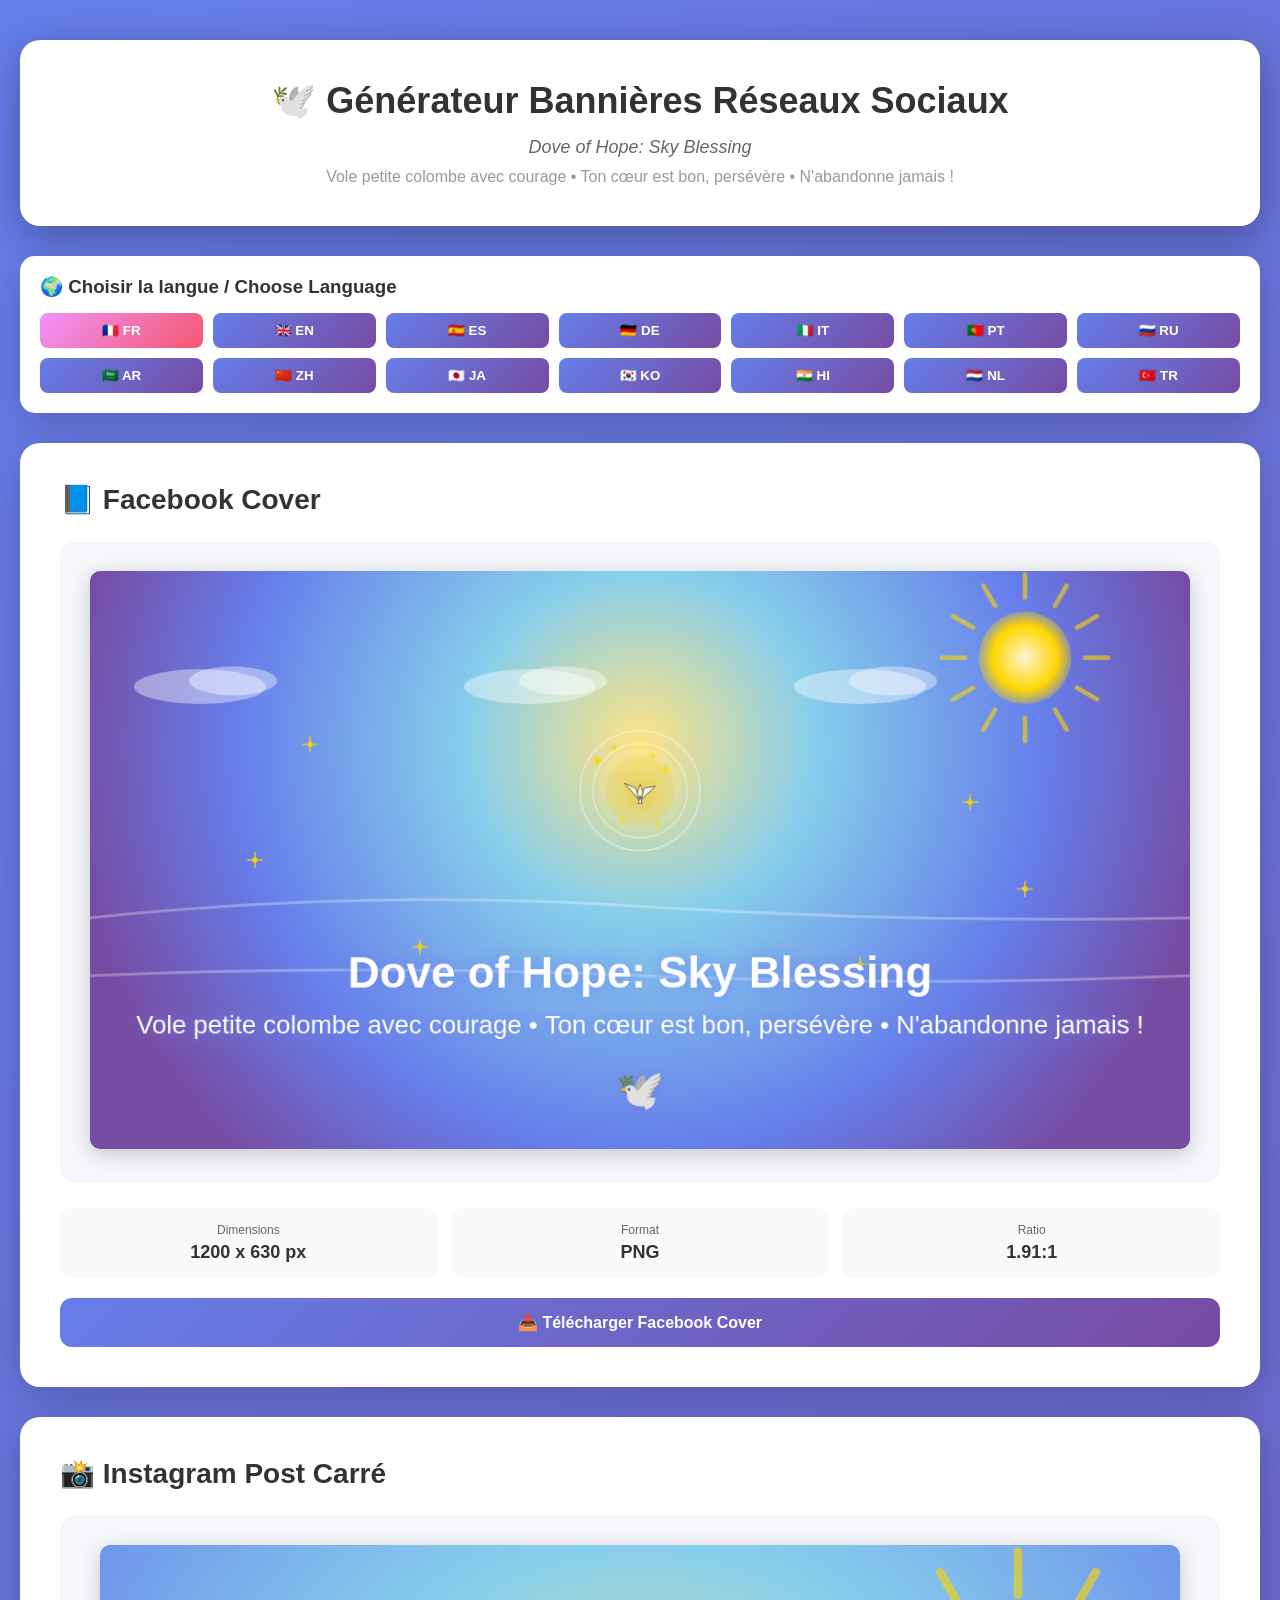
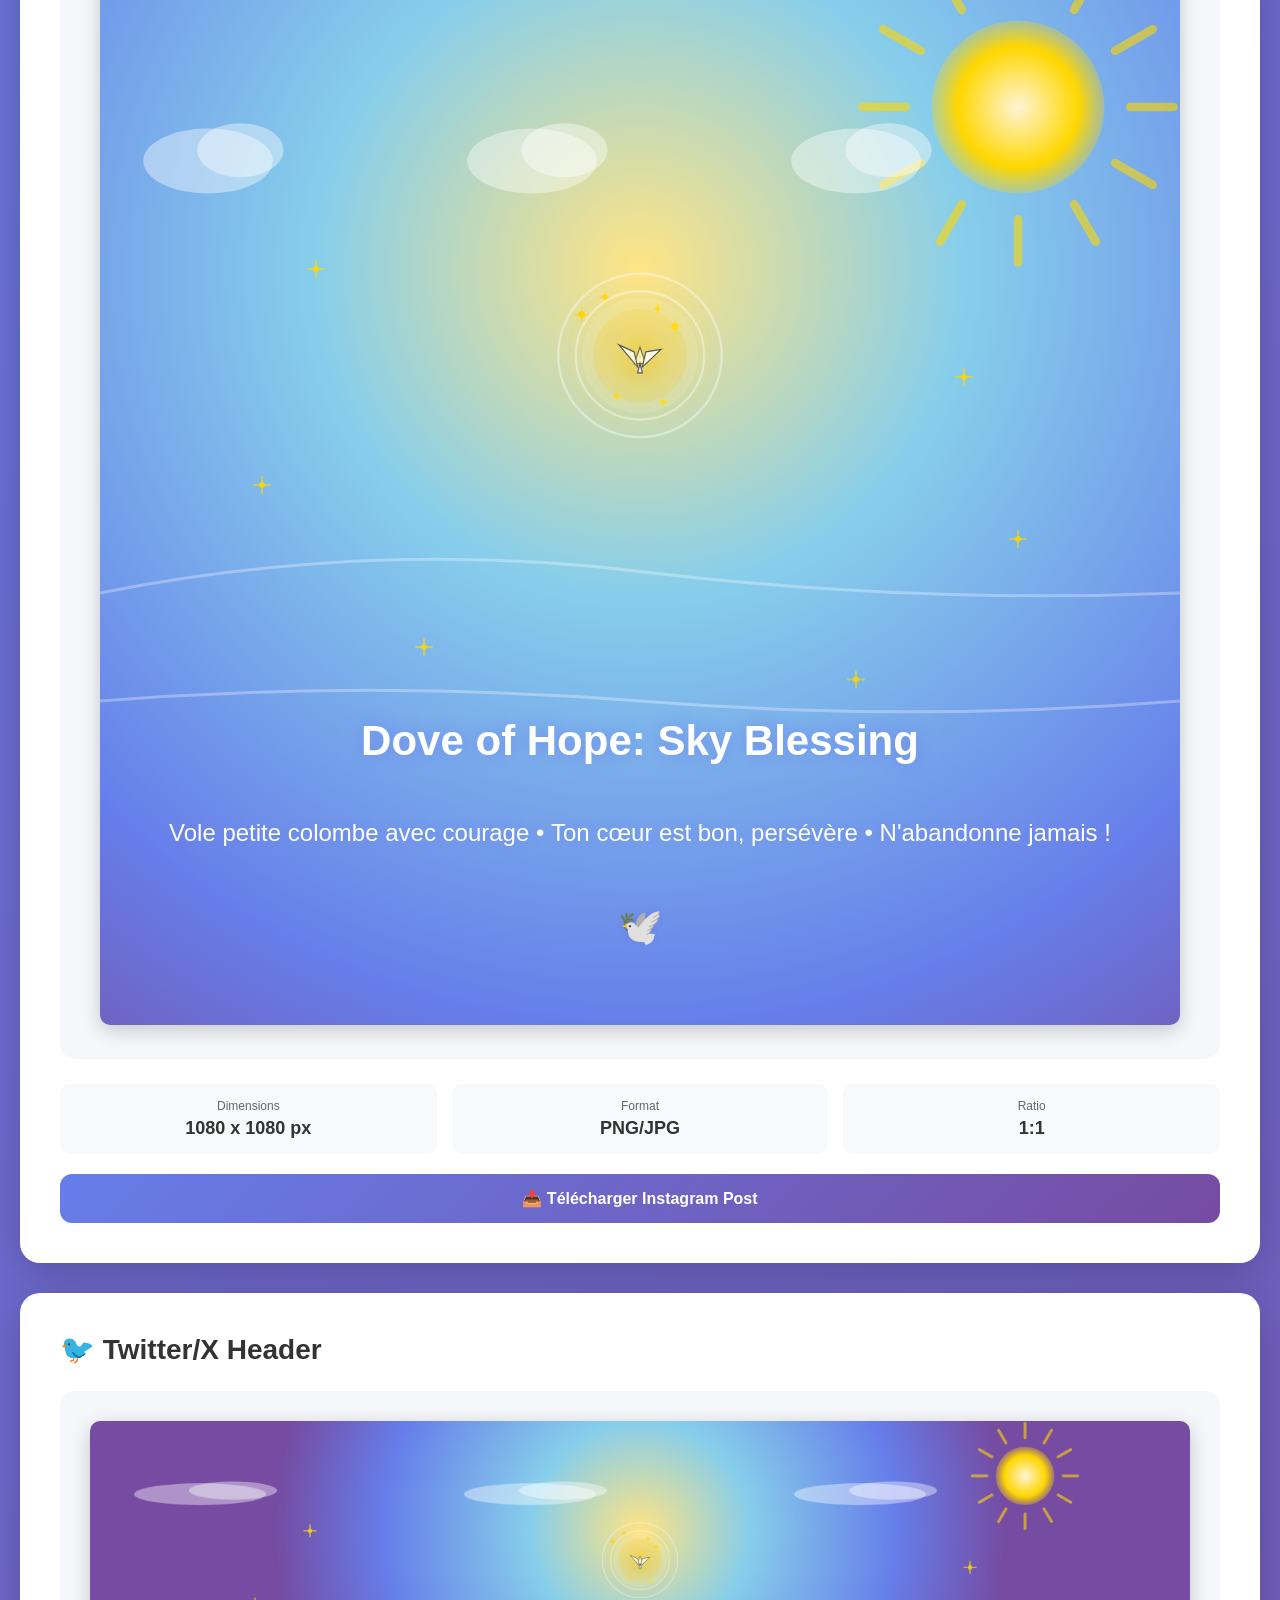
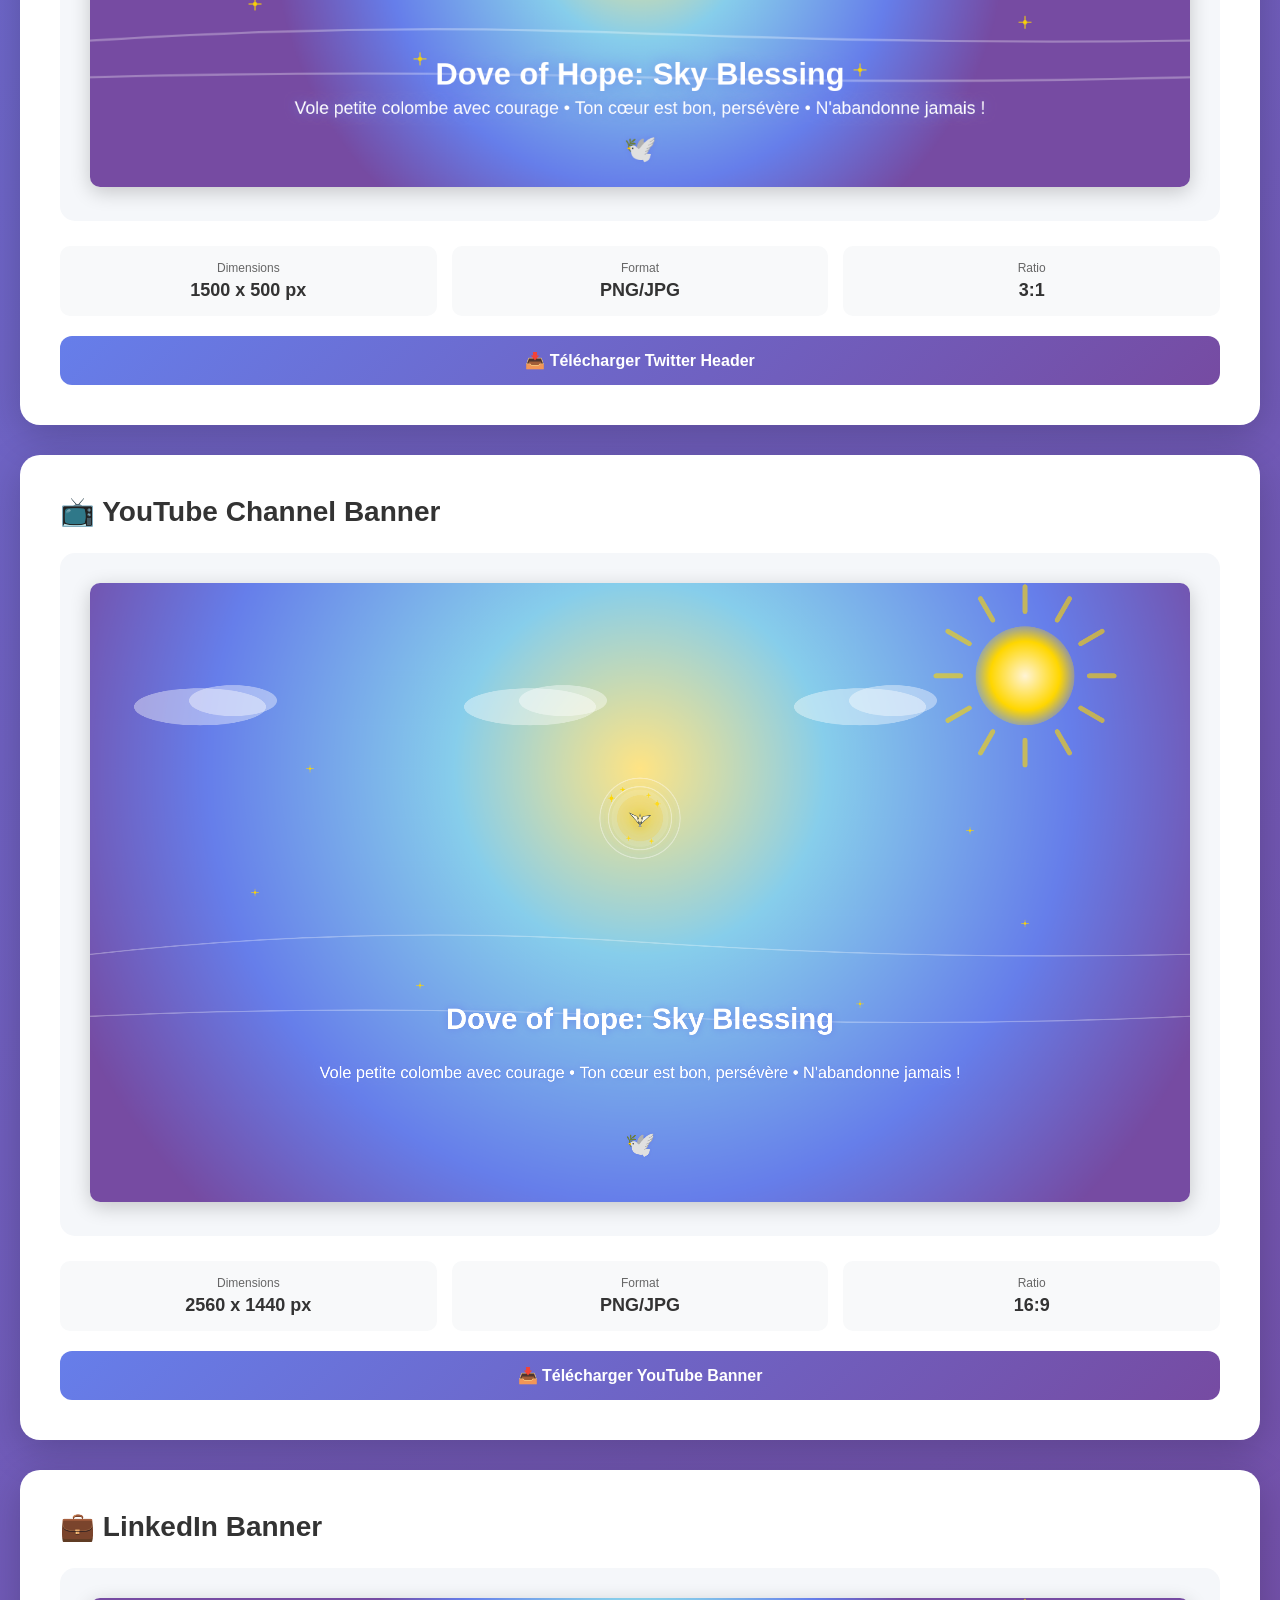
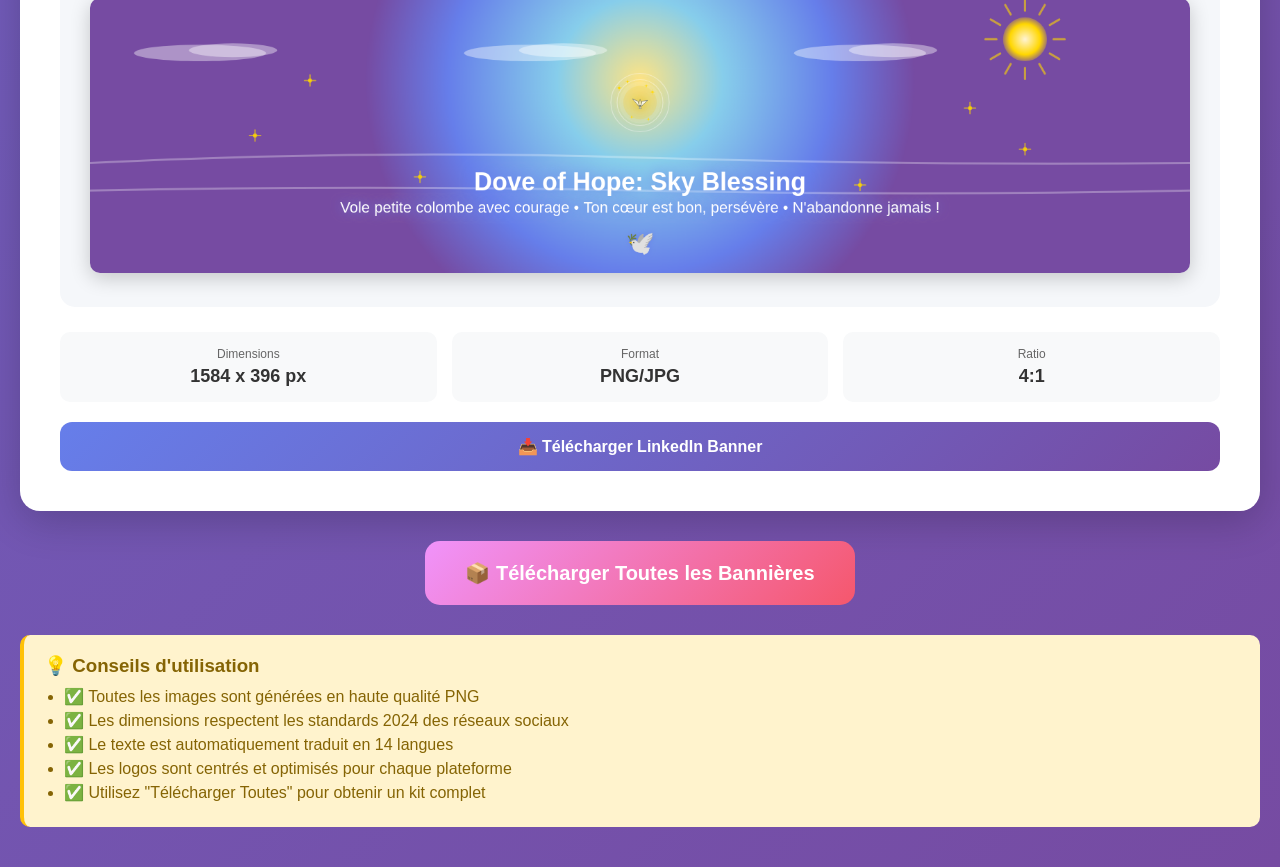
<file: social-media-kit/social-banners-generator.html>
<!DOCTYPE html>
<html lang="fr">
<head>
    <meta charset="UTF-8">
    <meta name="viewport" content="width=device-width, initial-scale=1.0">
    <title>Générateur Bannières Réseaux Sociaux - Dove of Hope</title>
    <style>
        * {
            margin: 0;
            padding: 0;
            box-sizing: border-box;
        }

        body {
            font-family: 'Segoe UI', Tahoma, Geneva, Verdana, sans-serif;
            background: linear-gradient(135deg, #667eea 0%, #764ba2 100%);
            min-height: 100vh;
            padding: 40px 20px;
        }

        .container {
            max-width: 1400px;
            margin: 0 auto;
        }

        .header {
            background: white;
            border-radius: 20px;
            padding: 40px;
            margin-bottom: 30px;
            text-align: center;
            box-shadow: 0 10px 40px rgba(0, 0, 0, 0.3);
        }

        h1 {
            color: #333;
            margin-bottom: 15px;
            font-size: 36px;
        }

        .tagline {
            color: #666;
            font-size: 18px;
            font-style: italic;
        }

        .language-selector {
            background: white;
            border-radius: 15px;
            padding: 20px;
            margin-bottom: 30px;
            box-shadow: 0 10px 40px rgba(0, 0, 0, 0.2);
        }

        .language-selector h3 {
            margin-bottom: 15px;
            color: #333;
        }

        .language-grid {
            display: grid;
            grid-template-columns: repeat(auto-fit, minmax(150px, 1fr));
            gap: 10px;
        }

        .lang-btn {
            padding: 10px;
            background: linear-gradient(135deg, #667eea 0%, #764ba2 100%);
            color: white;
            border: none;
            border-radius: 8px;
            cursor: pointer;
            font-weight: bold;
            transition: transform 0.2s;
        }

        .lang-btn:hover {
            transform: scale(1.05);
        }

        .lang-btn.active {
            background: linear-gradient(135deg, #f093fb 0%, #f5576c 100%);
        }

        .banner-section {
            background: white;
            border-radius: 20px;
            padding: 40px;
            margin-bottom: 30px;
            box-shadow: 0 10px 40px rgba(0, 0, 0, 0.2);
        }

        .banner-section h2 {
            color: #333;
            margin-bottom: 25px;
            font-size: 28px;
        }

        .preview-container {
            background: #f5f7fa;
            border-radius: 15px;
            padding: 30px;
            margin-bottom: 25px;
            text-align: center;
        }

        canvas {
            max-width: 100%;
            border-radius: 10px;
            box-shadow: 0 5px 20px rgba(0, 0, 0, 0.2);
        }

        .info-grid {
            display: grid;
            grid-template-columns: repeat(auto-fit, minmax(200px, 1fr));
            gap: 15px;
            margin-bottom: 20px;
        }

        .info-card {
            background: #f8f9fa;
            padding: 15px;
            border-radius: 10px;
            text-align: center;
        }

        .info-card .label {
            font-size: 12px;
            color: #666;
            margin-bottom: 5px;
        }

        .info-card .value {
            font-size: 18px;
            font-weight: bold;
            color: #333;
        }

        .download-btn {
            background: linear-gradient(135deg, #667eea 0%, #764ba2 100%);
            color: white;
            border: none;
            padding: 15px 30px;
            border-radius: 12px;
            cursor: pointer;
            font-size: 16px;
            font-weight: bold;
            width: 100%;
            transition: transform 0.2s, box-shadow 0.2s;
        }

        .download-btn:hover {
            transform: translateY(-3px);
            box-shadow: 0 8px 20px rgba(102, 126, 234, 0.4);
        }

        .download-all-btn {
            background: linear-gradient(135deg, #f093fb 0%, #f5576c 100%);
            color: white;
            border: none;
            padding: 20px 40px;
            border-radius: 15px;
            cursor: pointer;
            font-size: 20px;
            font-weight: bold;
            margin: 30px auto;
            display: block;
            transition: transform 0.2s, box-shadow 0.2s;
        }

        .download-all-btn:hover {
            transform: scale(1.05);
            box-shadow: 0 10px 30px rgba(245, 87, 108, 0.4);
        }

        .tips {
            background: #fff3cd;
            border-left: 4px solid #ffc107;
            padding: 20px;
            border-radius: 10px;
            margin-top: 30px;
        }

        .tips h3 {
            color: #856404;
            margin-bottom: 10px;
        }

        .tips ul {
            color: #856404;
            padding-left: 20px;
        }

        .tips li {
            margin: 5px 0;
        }
    </style>
</head>
<body>
    <div class="container">
        <div class="header">
            <h1>🕊️ Générateur Bannières Réseaux Sociaux</h1>
            <p class="tagline">Dove of Hope: Sky Blessing</p>
            <p style="color: #999; margin-top: 10px;" id="current-philosophy">
                Vole petite colombe avec courage • Ton cœur est bon, persévère • N'abandonne jamais !
            </p>
        </div>

        <div class="language-selector">
            <h3>🌍 Choisir la langue / Choose Language</h3>
            <div class="language-grid" id="languageGrid"></div>
        </div>

        <!-- Facebook Cover -->
        <div class="banner-section">
            <h2>📘 Facebook Cover</h2>
            <div class="preview-container">
                <canvas id="canvas-facebook" width="1200" height="630"></canvas>
            </div>
            <div class="info-grid">
                <div class="info-card">
                    <div class="label">Dimensions</div>
                    <div class="value">1200 x 630 px</div>
                </div>
                <div class="info-card">
                    <div class="label">Format</div>
                    <div class="value">PNG</div>
                </div>
                <div class="info-card">
                    <div class="label">Ratio</div>
                    <div class="value">1.91:1</div>
                </div>
            </div>
            <button class="download-btn" onclick="downloadBanner('facebook')">
                📥 Télécharger Facebook Cover
            </button>
        </div>

        <!-- Instagram Post -->
        <div class="banner-section">
            <h2>📸 Instagram Post Carré</h2>
            <div class="preview-container">
                <canvas id="canvas-instagram" width="1080" height="1080"></canvas>
            </div>
            <div class="info-grid">
                <div class="info-card">
                    <div class="label">Dimensions</div>
                    <div class="value">1080 x 1080 px</div>
                </div>
                <div class="info-card">
                    <div class="label">Format</div>
                    <div class="value">PNG/JPG</div>
                </div>
                <div class="info-card">
                    <div class="label">Ratio</div>
                    <div class="value">1:1</div>
                </div>
            </div>
            <button class="download-btn" onclick="downloadBanner('instagram')">
                📥 Télécharger Instagram Post
            </button>
        </div>

        <!-- Twitter/X Header -->
        <div class="banner-section">
            <h2>🐦 Twitter/X Header</h2>
            <div class="preview-container">
                <canvas id="canvas-twitter" width="1500" height="500"></canvas>
            </div>
            <div class="info-grid">
                <div class="info-card">
                    <div class="label">Dimensions</div>
                    <div class="value">1500 x 500 px</div>
                </div>
                <div class="info-card">
                    <div class="label">Format</div>
                    <div class="value">PNG/JPG</div>
                </div>
                <div class="info-card">
                    <div class="label">Ratio</div>
                    <div class="value">3:1</div>
                </div>
            </div>
            <button class="download-btn" onclick="downloadBanner('twitter')">
                📥 Télécharger Twitter Header
            </button>
        </div>

        <!-- YouTube Banner -->
        <div class="banner-section">
            <h2>📺 YouTube Channel Banner</h2>
            <div class="preview-container">
                <canvas id="canvas-youtube" width="2560" height="1440"></canvas>
            </div>
            <div class="info-grid">
                <div class="info-card">
                    <div class="label">Dimensions</div>
                    <div class="value">2560 x 1440 px</div>
                </div>
                <div class="info-card">
                    <div class="label">Format</div>
                    <div class="value">PNG/JPG</div>
                </div>
                <div class="info-card">
                    <div class="label">Ratio</div>
                    <div class="value">16:9</div>
                </div>
            </div>
            <button class="download-btn" onclick="downloadBanner('youtube')">
                📥 Télécharger YouTube Banner
            </button>
        </div>

        <!-- LinkedIn Banner -->
        <div class="banner-section">
            <h2>💼 LinkedIn Banner</h2>
            <div class="preview-container">
                <canvas id="canvas-linkedin" width="1584" height="396"></canvas>
            </div>
            <div class="info-grid">
                <div class="info-card">
                    <div class="label">Dimensions</div>
                    <div class="value">1584 x 396 px</div>
                </div>
                <div class="info-card">
                    <div class="label">Format</div>
                    <div class="value">PNG/JPG</div>
                </div>
                <div class="info-card">
                    <div class="label">Ratio</div>
                    <div class="value">4:1</div>
                </div>
            </div>
            <button class="download-btn" onclick="downloadBanner('linkedin')">
                📥 Télécharger LinkedIn Banner
            </button>
        </div>

        <button class="download-all-btn" onclick="downloadAllBanners()">
            📦 Télécharger Toutes les Bannières
        </button>

        <div class="tips">
            <h3>💡 Conseils d'utilisation</h3>
            <ul>
                <li>✅ Toutes les images sont générées en haute qualité PNG</li>
                <li>✅ Les dimensions respectent les standards 2024 des réseaux sociaux</li>
                <li>✅ Le texte est automatiquement traduit en 14 langues</li>
                <li>✅ Les logos sont centrés et optimisés pour chaque plateforme</li>
                <li>✅ Utilisez "Télécharger Toutes" pour obtenir un kit complet</li>
            </ul>
        </div>
    </div>

    <script>
        const translations = {
            fr: { text: "Vole petite colombe avec courage • Ton cœur est bon, persévère • N'abandonne jamais !", flag: "🇫🇷" },
            en: { text: "Fly little dove with courage • Your heart is good, persevere • Never give up!", flag: "🇬🇧" },
            es: { text: "Vuela pequeña paloma con coraje • Tu corazón es bueno, persevera • ¡Nunca te rindas!", flag: "🇪🇸" },
            de: { text: "Fliege kleine Taube mit Mut • Dein Herz ist gut, halte durch • Gib niemals auf!", flag: "🇩🇪" },
            it: { text: "Vola piccola colomba con coraggio • Il tuo cuore è buono, persevera • Non mollare mai!", flag: "🇮🇹" },
            pt: { text: "Voa pequena pomba com coragem • Teu coração é bom, persevera • Nunca desistas!", flag: "🇵🇹" },
            ru: { text: "Лети маленький голубь с отвагой • Твое сердце доброе • Никогда не сдавайся!", flag: "🇷🇺" },
            ar: { text: "طر أيها الحمام الصغير بشجاعة • قلبك طيب، ثابر • لا تستسلم أبداً!", flag: "🇸🇦" },
            zh: { text: "勇敢飞翔吧，小鸽子 • 你的心是善良的 • 永不放弃！", flag: "🇨🇳" },
            ja: { text: "勇気を持って飛べ、小さな鳩よ • あなたの心は善い • 決して諦めるな！", flag: "🇯🇵" },
            ko: { text: "용기를 내어 날아라, 작은 비둘기여 • 너의 마음은 선하다 • 절대 포기하지 마라!", flag: "🇰🇷" },
            hi: { text: "साहस के साथ उड़ो छोटे कबूतर • तुम्हारा दिल अच्छा है • कभी हार मत मानो!", flag: "🇮🇳" },
            nl: { text: "Vlieg kleine duif met moed • Je hart is goed, volhard • Geef nooit op!", flag: "🇳🇱" },
            tr: { text: "Cesaretle uç küçük güvercin • Kalbin iyidir, sebat et • Asla vazgeçme!", flag: "🇹🇷" }
        };

        let currentLang = 'fr';

        function initLanguageButtons() {
            const grid = document.getElementById('languageGrid');
            Object.keys(translations).forEach(lang => {
                const btn = document.createElement('button');
                btn.className = 'lang-btn' + (lang === 'fr' ? ' active' : '');
                btn.textContent = `${translations[lang].flag} ${lang.toUpperCase()}`;
                btn.onclick = () => changeLanguage(lang, btn);
                grid.appendChild(btn);
            });
        }

        function changeLanguage(lang, btnElement) {
            currentLang = lang;
            document.getElementById('current-philosophy').textContent = translations[lang].text;
            
            // Update active button
            document.querySelectorAll('.lang-btn').forEach(btn => btn.classList.remove('active'));
            btnElement.classList.add('active');

            // Redraw all canvases
            drawBanner('facebook');
            drawBanner('instagram');
            drawBanner('twitter');
            drawBanner('youtube');
            drawBanner('linkedin');
        }

        function drawDoveLogo(ctx, x, y, size) {
            const scale = size / 300;
            const s = (val) => val * scale;

            ctx.save();
            ctx.translate(x - size/2, y - size/2);

            // Position centrée pour la colombe
            const playerX = s(130);
            const playerY = s(135);

            // Divine aura/halo (exactement comme le jeu)
            const glow = '#f1c40f';
            const intensity = s(20);
            const haloColor = 'rgba(241,196,15,0.2)';
            const haloGlow = '#f1c40f';

            ctx.shadowBlur = s(30);
            ctx.shadowColor = haloGlow;
            ctx.fillStyle = haloColor;
            ctx.beginPath();
            ctx.arc(playerX + s(20), playerY + s(15), s(40), 0, Math.PI * 2);
            ctx.fill();

            // Sparkles around dove
            ctx.fillStyle = 'rgba(255, 215, 0, 1)';
            ctx.shadowBlur = 0;
            [
                [playerX - s(30), playerY - s(20), 3],
                [playerX + s(50), playerY - s(10), 3],
                [playerX - s(10), playerY - s(35), 2],
                [playerX + s(35), playerY - s(25), 2],
                [playerX, playerY + s(50), 2],
                [playerX + s(40), playerY + s(55), 2]
            ].forEach(([px, py, pr]) => {
                ctx.beginPath();
                ctx.arc(px, py, s(pr), 0, Math.PI * 2);
                ctx.fill();
                
                // Star points
                for (let i = 0; i < 4; i++) {
                    const angle = (i * Math.PI) / 2;
                    ctx.beginPath();
                    ctx.moveTo(px, py);
                    ctx.lineTo(px + Math.cos(angle) * s(pr * 2), py + Math.sin(angle) * s(pr * 2));
                    ctx.strokeStyle = 'rgba(255, 215, 0, 0.8)';
                    ctx.lineWidth = s(1);
                    ctx.stroke();
                }
            });

            // Design circles
            ctx.strokeStyle = 'rgba(255, 255, 255, 0.4)';
            ctx.lineWidth = s(2);
            ctx.beginPath();
            ctx.arc(playerX + s(20), playerY + s(15), s(70), 0, Math.PI * 2);
            ctx.stroke();

            ctx.beginPath();
            ctx.arc(playerX + s(20), playerY + s(15), s(55), 0, Math.PI * 2);
            ctx.stroke();

            // Colombe du jeu - CODE EXACT
            ctx.shadowBlur = intensity;
            ctx.shadowColor = glow;
            ctx.fillStyle = '#ffffff';
            ctx.strokeStyle = '#2c3e50';
            ctx.lineWidth = s(1);

            const beat = Math.sin(Date.now() * 0.015) * s(2);

            // Tête/bec
            ctx.beginPath();
            ctx.moveTo(playerX + s(20), playerY + s(8));
            ctx.lineTo(playerX + s(15), playerY + s(22));
            ctx.lineTo(playerX + s(25), playerY + s(22));
            ctx.closePath();
            ctx.fill();
            ctx.stroke();

            // Aile gauche
            ctx.beginPath();
            ctx.moveTo(playerX + s(15), playerY + s(12));
            ctx.lineTo(playerX + s(2), playerY + s(8) + beat);
            ctx.lineTo(playerX + s(18), playerY + s(25));
            ctx.closePath();
            ctx.fill();
            ctx.stroke();

            // Aile droite
            ctx.beginPath();
            ctx.moveTo(playerX + s(25), playerY + s(12));
            ctx.lineTo(playerX + s(38), playerY + s(8) - beat);
            ctx.lineTo(playerX + s(22), playerY + s(25));
            ctx.closePath();
            ctx.fill();
            ctx.stroke();

            // Queue
            ctx.beginPath();
            ctx.moveTo(playerX + s(20), playerY + s(22));
            ctx.lineTo(playerX + s(18), playerY + s(30));
            ctx.lineTo(playerX + s(22), playerY + s(30));
            ctx.closePath();
            ctx.fill();
            ctx.stroke();

            // Aura lumineuse externe
            ctx.shadowBlur = s(40);
            ctx.shadowColor = 'rgba(241,196,15,0.4)';
            ctx.fillStyle = 'rgba(255,255,255,0.1)';
            ctx.beginPath();
            ctx.arc(playerX + s(20), playerY + s(15), s(50), 0, Math.PI * 2);
            ctx.fill();

            ctx.shadowBlur = 0;
            ctx.restore();
        }

        function drawBanner(platform) {
            const canvas = document.getElementById(`canvas-${platform}`);
            const ctx = canvas.getContext('2d');
            const width = canvas.width;
            const height = canvas.height;

            // Sky background gradient
            const skyGradient = ctx.createRadialGradient(width/2, height*0.3, 0, width/2, height*0.3, height);
            skyGradient.addColorStop(0, '#FFE484');
            skyGradient.addColorStop(0.3, '#87CEEB');
            skyGradient.addColorStop(0.7, '#667eea');
            skyGradient.addColorStop(1, '#764ba2');
            ctx.fillStyle = skyGradient;
            ctx.fillRect(0, 0, width, height);

            // Sun
            const sunSize = Math.min(width, height) * 0.08;
            const sunX = width * 0.85;
            const sunY = height * 0.15;
            
            const sunGradient = ctx.createRadialGradient(sunX, sunY, 0, sunX, sunY, sunSize);
            sunGradient.addColorStop(0, '#FFF4D6');
            sunGradient.addColorStop(0.7, '#FFD700');
            sunGradient.addColorStop(1, 'rgba(255, 215, 0, 0.3)');
            ctx.fillStyle = sunGradient;
            ctx.beginPath();
            ctx.arc(sunX, sunY, sunSize, 0, Math.PI * 2);
            ctx.fill();

            // Sun rays
            ctx.strokeStyle = 'rgba(255, 215, 0, 0.6)';
            ctx.lineWidth = sunSize * 0.1;
            ctx.lineCap = 'round';
            for (let i = 0; i < 12; i++) {
                const angle = (i * Math.PI) / 6;
                ctx.beginPath();
                ctx.moveTo(sunX + Math.cos(angle) * sunSize * 1.3, sunY + Math.sin(angle) * sunSize * 1.3);
                ctx.lineTo(sunX + Math.cos(angle) * sunSize * 1.8, sunY + Math.sin(angle) * sunSize * 1.8);
                ctx.stroke();
            }

            // Clouds
            ctx.fillStyle = 'rgba(255, 255, 255, 0.4)';
            // Cloud formations
            const cloudY = height * 0.2;
            for (let i = 0; i < 3; i++) {
                const cloudX = width * (0.1 + i * 0.3);
                ctx.beginPath();
                ctx.ellipse(cloudX, cloudY, width * 0.06, height * 0.03, 0, 0, Math.PI * 2);
                ctx.fill();
                ctx.beginPath();
                ctx.ellipse(cloudX + width * 0.03, cloudY - height * 0.01, width * 0.04, height * 0.025, 0, 0, Math.PI * 2);
                ctx.fill();
            }

            // Design lines flowing
            ctx.strokeStyle = 'rgba(255, 255, 255, 0.3)';
            ctx.lineWidth = 3;
            ctx.beginPath();
            ctx.moveTo(0, height * 0.6);
            ctx.quadraticCurveTo(width * 0.25, height * 0.55, width * 0.5, height * 0.58);
            ctx.quadraticCurveTo(width * 0.75, height * 0.61, width, height * 0.6);
            ctx.stroke();

            ctx.beginPath();
            ctx.moveTo(0, height * 0.7);
            ctx.quadraticCurveTo(width * 0.25, height * 0.68, width * 0.5, height * 0.7);
            ctx.quadraticCurveTo(width * 0.75, height * 0.72, width, height * 0.7);
            ctx.stroke();

            // Decorative sparkles
            ctx.fillStyle = 'rgba(255, 215, 0, 0.8)';
            const sparklePositions = [
                [0.2, 0.3], [0.8, 0.4], [0.15, 0.5], [0.85, 0.55], 
                [0.3, 0.65], [0.7, 0.68]
            ];
            sparklePositions.forEach(([px, py]) => {
                const sx = width * px;
                const sy = height * py;
                ctx.beginPath();
                ctx.arc(sx, sy, 3, 0, Math.PI * 2);
                ctx.fill();
                
                // Star points
                for (let i = 0; i < 4; i++) {
                    const angle = (i * Math.PI) / 2;
                    ctx.beginPath();
                    ctx.moveTo(sx, sy);
                    ctx.lineTo(sx + Math.cos(angle) * 8, sy + Math.sin(angle) * 8);
                    ctx.strokeStyle = 'rgba(255, 215, 0, 0.6)';
                    ctx.lineWidth = 2;
                    ctx.stroke();
                }
            });

            // Platform-specific layouts
            const configs = {
                facebook: { logoSize: 280, textY: 0.72, titleSize: 48, philosophySize: 28 },
                instagram: { logoSize: 350, textY: 0.75, titleSize: 42, philosophySize: 24 },
                twitter: { logoSize: 220, textY: 0.72, titleSize: 42, philosophySize: 24 },
                youtube: { logoSize: 400, textY: 0.72, titleSize: 68, philosophySize: 38 },
                linkedin: { logoSize: 180, textY: 0.70, titleSize: 36, philosophySize: 22 }
            };

            const config = configs[platform];

            // Draw dove logo
            drawDoveLogo(ctx, width / 2, height * 0.38, config.logoSize);

            // Title with glow
            ctx.fillStyle = '#FFFFFF';
            ctx.font = `bold ${config.titleSize}px Arial, sans-serif`;
            ctx.textAlign = 'center';
            ctx.shadowColor = 'rgba(102, 126, 234, 0.8)';
            ctx.shadowBlur = 20;
            ctx.fillText('Dove of Hope: Sky Blessing', width / 2, height * config.textY);

            // Philosophy text
            ctx.font = `${config.philosophySize}px Arial, sans-serif`;
            ctx.shadowBlur = 15;
            const philosophyText = translations[currentLang].text;
            ctx.fillText(philosophyText, width / 2, height * (config.textY + 0.08));

            // Emoji decoration with glow
            ctx.font = `${config.philosophySize * 1.5}px Arial`;
            ctx.shadowBlur = 10;
            ctx.fillText('🕊️', width / 2, height * 0.92);

            ctx.shadowBlur = 0;
        }

        function downloadBanner(platform) {
            const canvas = document.getElementById(`canvas-${platform}`);
            canvas.toBlob(blob => {
                const url = URL.createObjectURL(blob);
                const a = document.createElement('a');
                a.href = url;
                a.download = `dove-of-hope-${platform}-${currentLang}.png`;
                a.click();
                URL.revokeObjectURL(url);
            });
        }

        function downloadAllBanners() {
            const platforms = ['facebook', 'instagram', 'twitter', 'youtube', 'linkedin'];
            platforms.forEach((platform, index) => {
                setTimeout(() => {
                    downloadBanner(platform);
                }, index * 300);
            });
        }

        // Initialize
        initLanguageButtons();
        ['facebook', 'instagram', 'twitter', 'youtube', 'linkedin'].forEach(platform => {
            drawBanner(platform);
        });
    </script>
</body>
</html>
</file>
<file: css/artist-score.css>
:root{--ink:#655477;--edge:#a184b3;--paper:#fff4e5}
body{font-family:'Courier New',monospace;background:radial-gradient(#b69cc329 1px,transparent 1px),#e4d5ec;background-size:4px 4px,100%;color:var(--ink);display:block;padding:24px;min-height:100vh}
.module-container{max-width:1100px;margin:auto;padding:32px;background:var(--paper);border:3px solid var(--edge);border-radius:4px;box-shadow:8px 8px 0 #a184b344;overflow:visible}
.module-container::before{display:none}.header{padding:50px 0 12px;margin-bottom:24px}.main-title{font-family:inherit;color:var(--ink);font-weight:900;text-shadow:3px 3px #e9d8ed;animation:none}.subtitle{color:#8b6e99;font-size:13px}
.lang-current,.lang-menu{background:#e6d4eb;color:var(--ink);border:2px solid var(--edge);border-radius:2px;box-shadow:3px 3px 0 #a184b333}.lang-option:hover,.lang-option.active{background:#d5bedf;color:var(--ink)}
.score-share-section{display:grid;grid-template-columns:1fr minmax(230px,350px);gap:32px;align-items:center;background:radial-gradient(#bd9ec52a 1px,transparent 1px),#f4e9ed;background-size:4px 4px;border:2px solid #c3a7cf;padding:26px;margin:0 0 32px;box-shadow:4px 4px 0 #b397c344}
.score-eyebrow{font-size:10px;font-weight:bold;letter-spacing:2px;margin-bottom:14px}#score-share-title{font-size:26px;line-height:1.25;margin-bottom:16px}#score-invitation{font-size:13px;line-height:1.8}
.local-score-stats{display:flex;gap:12px;margin:22px 0}.local-score-stats>div{border:2px solid #c3a7cf;background:#fff6e8;padding:14px;flex:1}.local-score-stats dt{font-size:11px}.local-score-stats dd{font-size:23px;font-weight:bold;margin-top:8px;overflow-wrap:anywhere}
.score-actions{display:grid;grid-template-columns:1fr 1fr;gap:10px}.score-actions button{font:bold 12px 'Courier New',monospace;color:var(--ink);background:#dcc4e5;border:2px solid var(--edge);border-radius:2px;padding:12px 9px;min-height:46px;cursor:pointer;box-shadow:3px 3px 0 #a184b344}.score-actions button:first-child{background:#c5dfd1}.score-actions button:hover{transform:translateY(-1px)}button:focus-visible,a:focus-visible{outline:3px solid #87619e;outline-offset:4px}
#brave-score-card{width:100%;height:auto;image-rendering:pixelated;border:2px solid var(--edge)}#score-share-status{min-height:20px;font-size:11px;line-height:1.5;margin-top:15px}
.platforms-grid{gap:16px}.platform-card{background:#f1e4ed;border:2px solid #c3a7cf;border-radius:3px;padding:22px;box-shadow:3px 3px 0 #c3a7cf44}.platform-card:hover{border-color:#a184b3}.platform-title{color:var(--ink);font-size:18px}.platform-description{font-size:12px;line-height:1.8;color:#7d6b8b}.platform-icon{border-radius:2px;background:#d8c0e2;color:#6c507f}.platform-url{background:#dfc9e7;color:var(--ink);border:1px solid #b99bc9;border-radius:2px;font-size:12px;overflow-wrap:anywhere}
.inspiring-quote{background:#ede0e9;border:2px solid #ccb4d5;border-radius:2px;color:#746180;font-size:14px}.pulse{animation:none}
@media(max-width:700px){body{padding:10px}.module-container{padding:18px}.score-share-section{grid-template-columns:1fr;padding:18px;gap:22px}#brave-score-card{max-width:350px;justify-self:center;grid-row:2}.header{padding-top:55px}.score-actions{gap:8px}#score-share-title{font-size:23px}.local-score-stats dd{font-size:20px}}
@media(prefers-reduced-motion:reduce){*,*::before,*::after{animation:none!important;transition:none!important}}

.peace-slogan{max-width:670px;margin:20px auto 0;font-size:clamp(16px,3vw,25px);font-weight:900;line-height:1.5;color:#886396;text-wrap:balance}.suno-link{display:inline-block;margin-top:10px}
</file>
